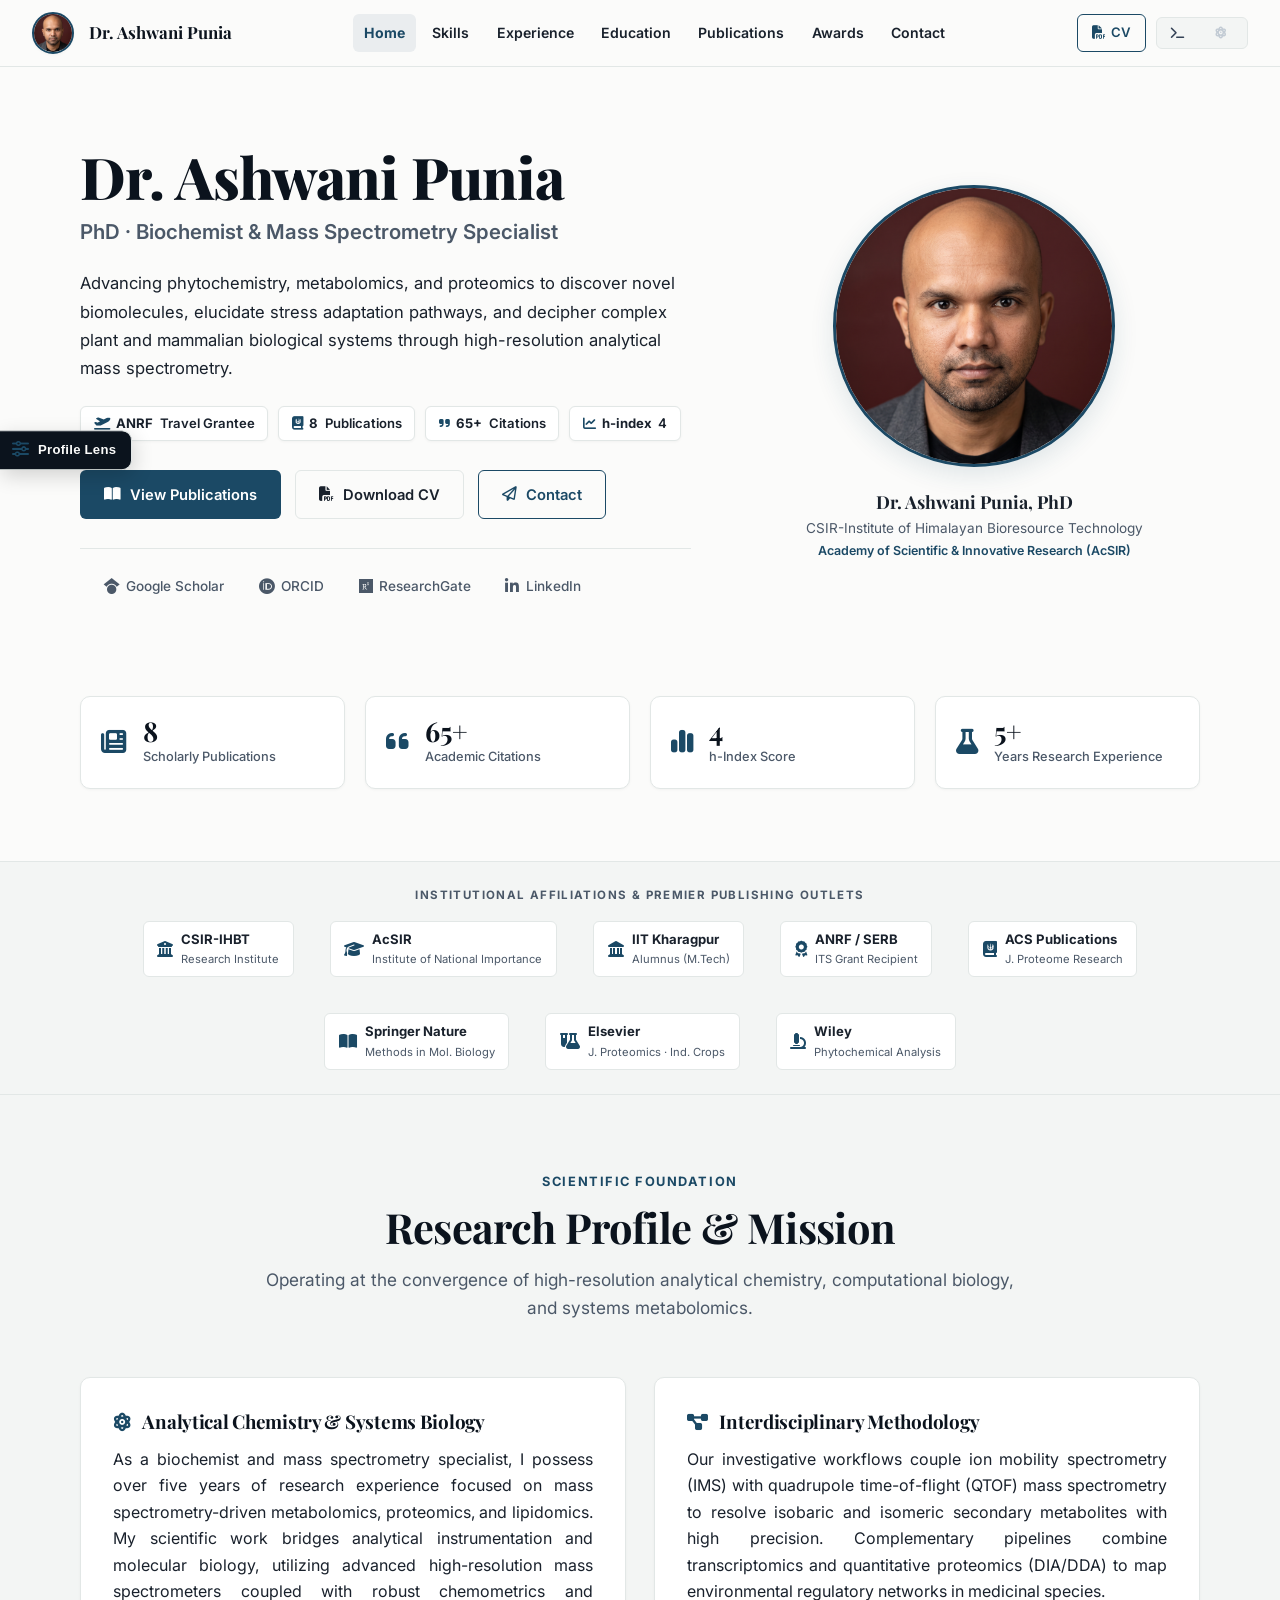
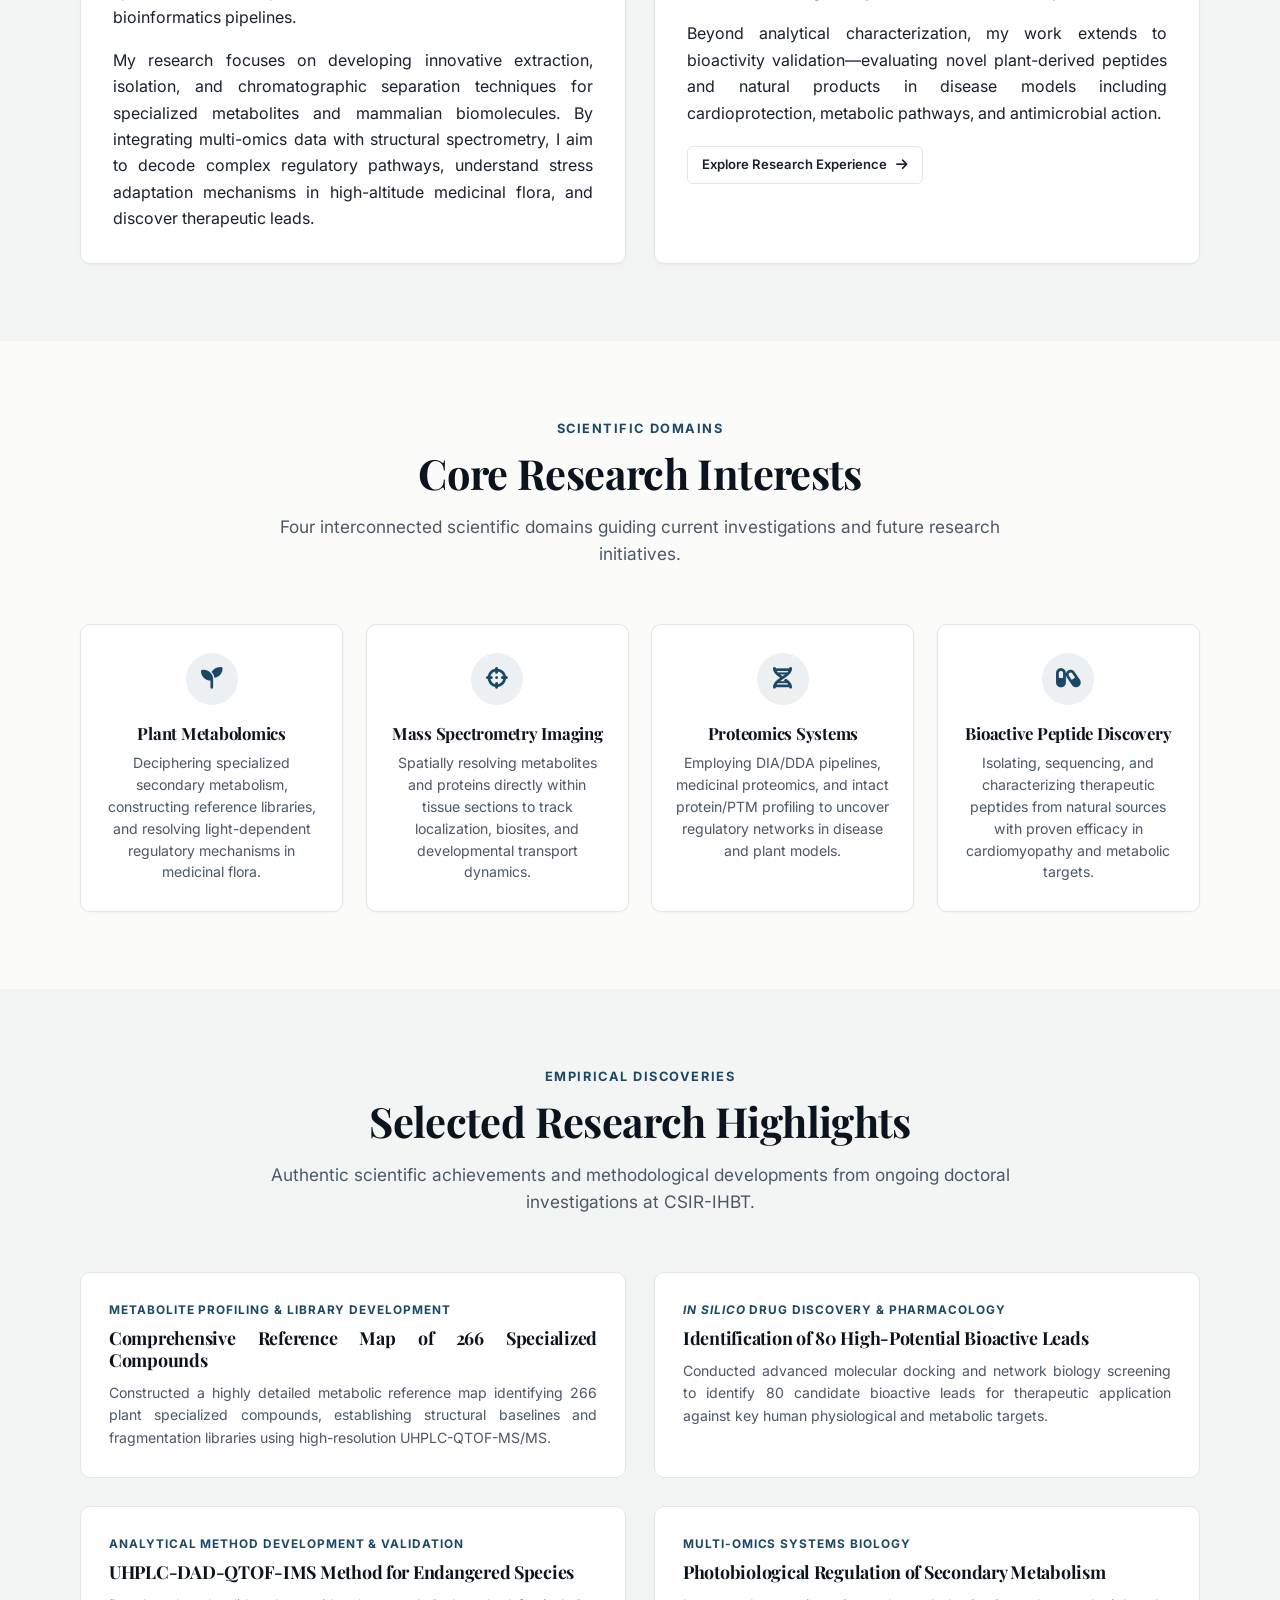
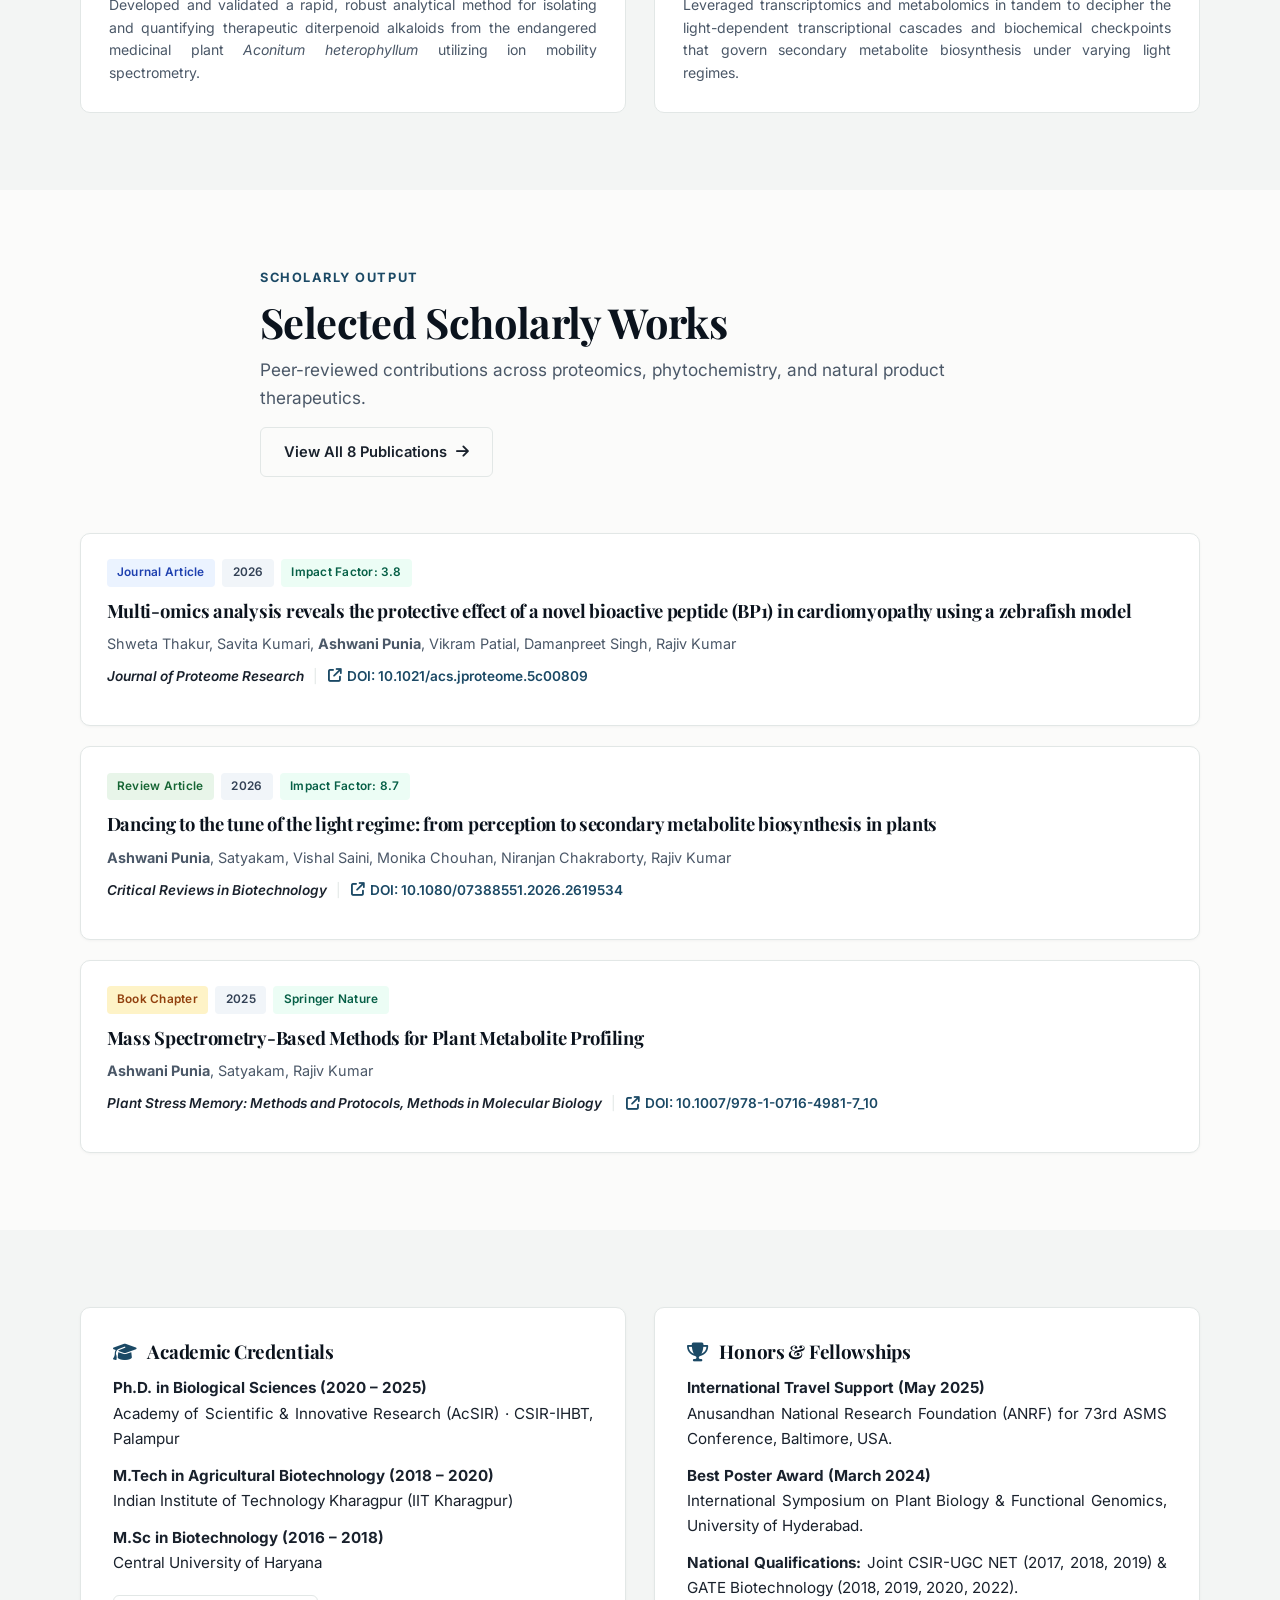
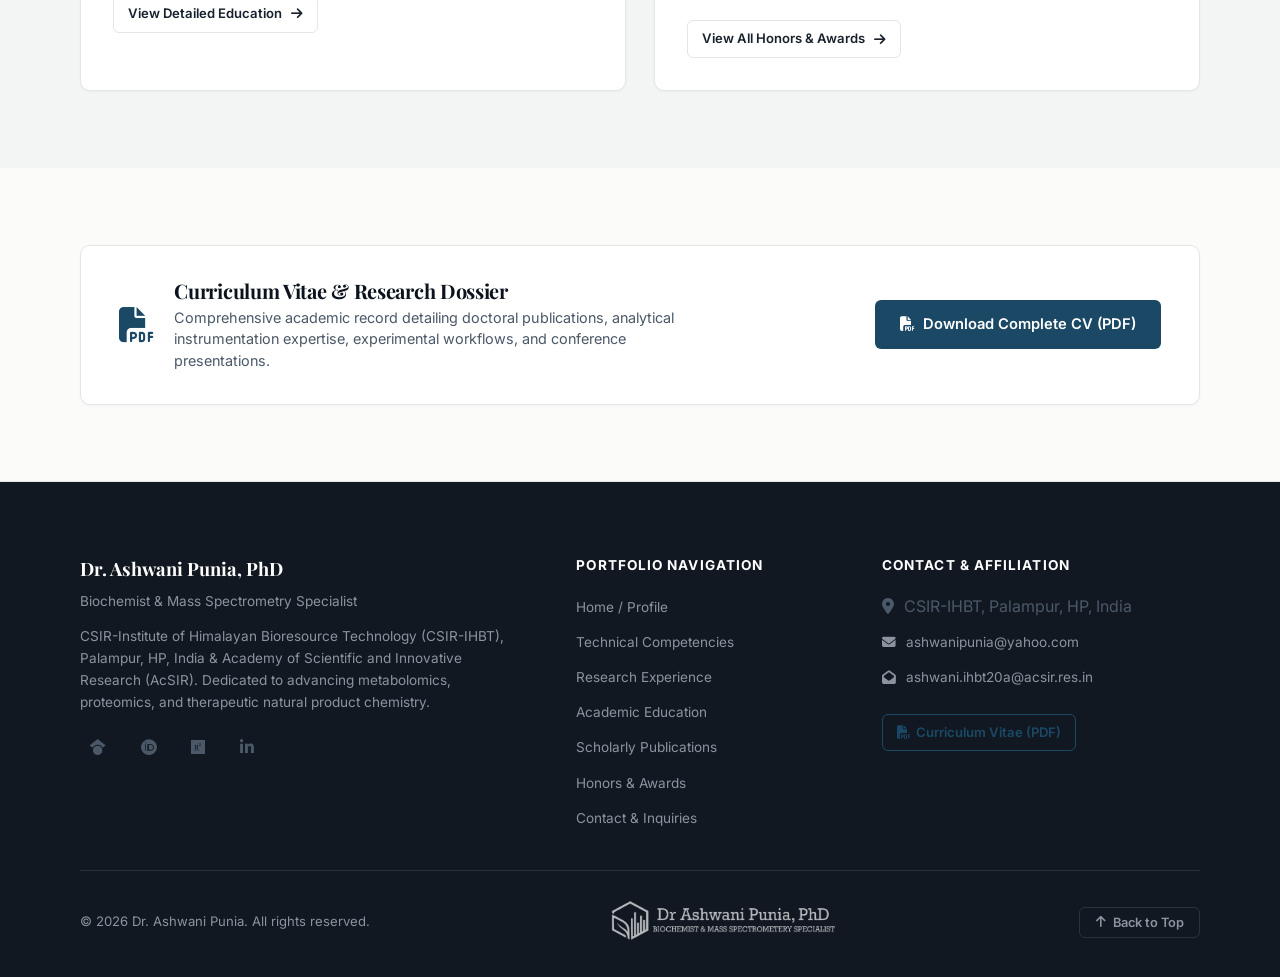
<file: index.html>
<!DOCTYPE html>
<html lang="en" data-theme="editorial">
<head>
  <meta charset="UTF-8">
  <meta name="viewport" content="width=device-width, initial-scale=1.0">
  <meta name="description" content="Academic portfolio and research profile of Dr. Ashwani Punia, PhD — Biochemist and Mass Spectrometry Specialist at CSIR-IHBT and AcSIR, specializing in metabolomics, proteomics, and natural product discovery.">
  <meta name="author" content="Dr. Ashwani Punia">
  <title>Dr. Ashwani Punia, PhD | Biochemist &amp; Mass Spectrometry Specialist</title>

  <!-- Open Graph / Social Metadata -->
  <meta property="og:type" content="profile">
  <meta property="og:title" content="Dr. Ashwani Punia, PhD | Biochemist &amp; Mass Spectrometry Specialist">
  <meta property="og:description" content="Advancing phytochemistry, metabolomics, and proteomics through high-resolution analytical mass spectrometry and multi-omics systems biology.">
  <meta property="og:image" content="https://ashwanipunia.github.io/portfolio/FACE.png">
  <meta property="og:url" content="https://ashwanipunia.github.io/portfolio/">
  <meta name="twitter:card" content="summary_large_image">
  <meta name="twitter:title" content="Dr. Ashwani Punia, PhD | Academic Portfolio &amp; Research">
  <meta name="twitter:description" content="Biochemist &amp; Mass Spectrometry Specialist at CSIR-IHBT &amp; AcSIR. Metabolomics, quantitative proteomics, bioactive peptides.">
  <meta name="twitter:image" content="https://ashwanipunia.github.io/portfolio/FACE.png">

  <!-- Google Scholar Highwire Press Indexing Metadata -->
  <meta name="citation_author" content="Punia, Ashwani">
  <meta name="citation_author_institution" content="CSIR-Institute of Himalayan Bioresource Technology">
  <meta name="citation_author_institution" content="Academy of Scientific and Innovative Research (AcSIR)">

  <!-- Favicon -->
  <link rel="icon" type="image/png" href="favicon.png">
  <link rel="apple-touch-icon" href="favicon.png">
  <link rel="canonical" href="https://ashwanipunia.github.io/portfolio/">

  <!-- EARLY THEME INIT (prevents flash of wrong theme) -->
  <script>
    (function() {
      try {
        var t = localStorage.getItem('theme');
        document.documentElement.setAttribute('data-theme', t || 'editorial');
      } catch (e) {
        document.documentElement.setAttribute('data-theme', 'editorial');
      }
    })();
  </script>

  <!-- Google Fonts & FontAwesome -->
  <link rel="preconnect" href="https://fonts.googleapis.com">
  <link rel="preconnect" href="https://fonts.gstatic.com" crossorigin>
  <link href="https://fonts.googleapis.com/css2?family=DM+Sans:ital,wght@0,400;0,500;0,600;0,700;1,400&family=Inter:wght@300;400;500;600;700&family=Playfair+Display:ital,wght@0,400;0,600;0,700;1,400;1,600;1,700&family=Plus+Jakarta+Sans:wght@400;500;600;700&family=Space+Grotesk:wght@400;500;600;700&display=swap" rel="stylesheet">
  <link rel="stylesheet" href="https://cdnjs.cloudflare.com/ajax/libs/font-awesome/6.5.1/css/all.min.css">

  <!-- Stylesheet -->
  <link rel="stylesheet" href="style.css">

  <!-- Schema.org Person Structured Data -->
  <script type="application/ld+json">
  {
    "@context": "https://schema.org",
    "@type": "Person",
    "name": "Dr. Ashwani Punia",
    "honorificPrefix": "Dr.",
    "honorificSuffix": "PhD",
    "jobTitle": "Biochemist & Mass Spectrometry Specialist",
    "worksFor": [
      {
        "@type": "ResearchOrganization",
        "name": "CSIR-Institute of Himalayan Bioresource Technology (CSIR-IHBT)",
        "location": "Palampur, Himachal Pradesh, India"
      },
      {
        "@type": "CollegeOrUniversity",
        "name": "Academy of Scientific and Innovative Research (AcSIR)"
      }
    ],
    "alumniOf": [
      {
        "@type": "CollegeOrUniversity",
        "name": "Indian Institute of Technology Kharagpur"
      },
      {
        "@type": "CollegeOrUniversity",
        "name": "Central University of Haryana"
      }
    ],
    "sameAs": [
      "https://scholar.google.com/citations?view_op=list_works&hl=en&user=cunYBgoAAAAJ",
      "https://orcid.org/0009-0001-9700-7668",
      "https://www.researchgate.net/profile/Ashwani-Punia-2?ev=hdr_xprf",
      "https://www.linkedin.com/in/ashwani-punia-a8b10917b/"
    ]
  }
  </script>
</head>
<body id="top">
  <!-- Accessible Skip Link -->
  <a href="#main-content" class="skip-link">Skip to main content</a>

  <!-- Primary Profile Controller (Docked Left Control) -->
  <aside id="profile-controller" class="profile-controller" aria-label="Profile Display Controller">
    <button type="button" id="profile-controller-toggle" class="profile-controller-toggle" aria-expanded="false" title="Customize Profile Display">
      <i class="fa-solid fa-sliders" aria-hidden="true"></i>
      <span class="controller-toggle-label">Profile Lens</span>
    </button>
    <div class="profile-controller-panel" id="profile-controller-panel">
      <button type="button" id="profile-controller-close" class="controller-close-btn" aria-label="Close profile controller">
        <i class="fa-solid fa-xmark" aria-hidden="true"></i>
      </button>
      <div class="controller-header">
        <div class="controller-title-row">
          <i class="fa-solid fa-user-gear controller-icon" aria-hidden="true"></i>
          <h3 class="controller-title">Primary Profile Lens</h3>
        </div>
        <p class="controller-desc">Select which specialized scientific profile to emphasize to viewers:</p>
      </div>
      <div class="controller-options" role="radiogroup" aria-label="Select Academic Profile Persona">
        <label class="profile-opt-card active" data-profile="all">
          <input type="radio" name="profile_lens" value="all" checked>
          <div class="opt-content">
            <div class="opt-name"><i class="fa-solid fa-globe"></i> Comprehensive Profile</div>
            <div class="opt-meta">Full academic dossier across all disciplines</div>
          </div>
        </label>
        <label class="profile-opt-card" data-profile="metabolomics">
          <input type="radio" name="profile_lens" value="metabolomics">
          <div class="opt-content">
            <div class="opt-name"><i class="fa-solid fa-seedling"></i> Metabolomics Specialist</div>
            <div class="opt-meta">Secondary metabolism, IMS-QTOF, 266-compound map</div>
          </div>
        </label>
        <label class="profile-opt-card" data-profile="proteomics">
          <input type="radio" name="profile_lens" value="proteomics">
          <div class="opt-content">
            <div class="opt-name"><i class="fa-solid fa-dna"></i> Proteomics &amp; Systems Biology</div>
            <div class="opt-meta">Quantitative DIA/DDA, protein maps &amp; network biology</div>
          </div>
        </label>
        <label class="profile-opt-card" data-profile="discovery">
          <input type="radio" name="profile_lens" value="discovery">
          <div class="opt-content">
            <div class="opt-name"><i class="fa-solid fa-capsules"></i> Bioactive Peptides &amp; Drug Discovery</div>
            <div class="opt-meta">Natural products, cardioprotective leads &amp; docking</div>
          </div>
        </label>
      </div>
      <div class="controller-footer">
        <div class="active-lens-indicator">
          <span class="lens-dot"></span>
          <span id="active-lens-text">Showing: Comprehensive Profile</span>
        </div>
      </div>
    </div>
  </aside>

  <!-- Header / Navigation -->
  <header id="navbar">
    <div class="nav-container">
      <a href="index.html" class="brand" aria-label="Dr. Ashwani Punia Home">
        <img src="FACE.png" alt="Dr. Ashwani Punia" class="brand-avatar" width="70" height="70">
        <div class="brand-info">
          <span class="brand-name">Dr. Ashwani Punia</span>
          <span class="brand-sub"></span>
        </div>
      </a>

      <!-- Desktop & Mobile Navigation Links -->
      <nav aria-label="Main Navigation">
        <ul class="nav-links" id="primary-navigation">
          <li class="nav-item"><a href="index.html" class="nav-link active" aria-current="page">Home</a></li>
          <li class="nav-item"><a href="skills.html" class="nav-link">Skills</a></li>
          <li class="nav-item"><a href="experience.html" class="nav-link">Experience</a></li>
          <li class="nav-item"><a href="education.html" class="nav-link">Education</a></li>
          <li class="nav-item"><a href="publications.html" class="nav-link">Publications</a></li>
          <li class="nav-item"><a href="awards.html" class="nav-link">Awards</a></li>
          <li class="nav-item"><a href="contact.html" class="nav-link">Contact</a></li>
          <li class="nav-item nav-mobile-cv">
            <a href="Ashwani_Punia_CV.pdf" target="_blank" rel="noopener noreferrer" class="btn btn-outline-gold btn-sm" style="width: 100%;">
              <i class="fa-solid fa-file-pdf" aria-hidden="true"></i> Download CV (PDF)
            </a>
          </li>
        </ul>
      </nav>

      <!-- Nav Actions: CV, 4-Theme Switcher, Mobile Toggle -->
      <div class="nav-actions">
        <a href="Ashwani_Punia_CV.pdf" target="_blank" rel="noopener noreferrer" class="nav-cv-link" title="Download Academic Curriculum Vitae">
          <i class="fa-solid fa-file-pdf" aria-hidden="true"></i> <span>CV</span>
        </a>

        

        <!-- 4-Theme Switcher (Editorial, Swiss, Technical, Cosmic) -->
        <div class="theme-switcher" role="group" aria-label="Visual Theme Switcher">

          <button type="button" class="theme-btn" data-theme="technical" aria-pressed="false" aria-label="Technical theme">
            <i class="fa-solid fa-terminal" aria-hidden="true"></i>
            <span></span>
          </button>
          <button type="button" class="theme-btn" data-theme="cosmic" aria-pressed="false" aria-label="Cosmic theme">
            <i class="fa-solid fa-atom" aria-hidden="true"></i>
            <span></span>
          </button>
        </div>

        <button class="hamburger" aria-label="Toggle navigation menu" aria-expanded="false" aria-controls="primary-navigation" type="button">
          <i class="fa-solid fa-bars" aria-hidden="true"></i>
        </button>
      </div>
    </div>
  </header>

  <main id="main-content">
    <!-- Hero Section -->
    <section class="hero-section" aria-labelledby="hero-heading">
      <!-- Background Canvas for Interactive Graphics (Mode 3 Coordinate Grid / Mode 4 Starfield) -->
      <canvas id="hero-canvas" aria-hidden="true"></canvas>

      <div class="container hero-container">
        <!-- Left Column: Editorial Introduction -->
        <div class="hero-content">
          

          <h1 id="hero-heading" class="hero-title">Dr. Ashwani Punia</h1>
          <p class="hero-subtitle">PhD · Biochemist &amp; Mass Spectrometry Specialist</p>

          <p class="hero-summary">
            Advancing phytochemistry, metabolomics, and proteomics to discover novel biomolecules, elucidate stress adaptation pathways, and decipher complex plant and mammalian biological systems through high-resolution analytical mass spectrometry.
          </p>

          <!-- Meta Highlights Pills -->
          <div class="hero-meta-pills" aria-label="Core Academic Highlights">
            <span class="meta-pill"><i class="fa-solid fa-plane-departure" aria-hidden="true"></i> <strong>ANRF</strong> Travel Grantee</span>
            <span class="meta-pill"><i class="fa-solid fa-book-journal-whills" aria-hidden="true"></i> <strong>8</strong> Publications</span>
            <span class="meta-pill"><i class="fa-solid fa-quote-right" aria-hidden="true"></i> <strong>65+</strong> Citations</span>
            <span class="meta-pill"><i class="fa-solid fa-chart-line" aria-hidden="true"></i> <strong>h-index</strong> 4</span>
          </div>

          <!-- Dual CTAs -->
          <div class="hero-actions">
            <a href="publications.html" class="btn btn-primary">
              <i class="fa-solid fa-book-open" aria-hidden="true"></i> View Publications
            </a>
            <a href="Ashwani_Punia_CV.pdf" target="_blank" rel="noopener noreferrer" class="btn btn-secondary">
              <i class="fa-solid fa-file-pdf" aria-hidden="true"></i> Download CV
            </a>
            <a href="contact.html" class="btn btn-outline-gold">
              <i class="fa-regular fa-paper-plane" aria-hidden="true"></i> Contact
            </a>
          </div>

          <!-- Scholarly Profile Links Row -->
          <div class="hero-profiles" aria-label="Verified Scholarly Profiles">
            <span style="font-size: 0.82rem; color: var(--color-text-muted); font-weight: 600;"></span>
            <a href="https://scholar.google.com/citations?view_op=list_works&amp;hl=en&amp;user=cunYBgoAAAAJ" target="_blank" rel="noopener noreferrer" class="profile-icon-link" title="Google Scholar Profile" aria-label="Google Scholar profile">
              <i class="fa-brands fa-google-scholar" aria-hidden="true"></i> Google Scholar
            </a>
            <a href="https://orcid.org/0009-0001-9700-7668" target="_blank" rel="noopener noreferrer" class="profile-icon-link" title="ORCID Profile" aria-label="ORCID profile">
              <i class="fa-brands fa-orcid" aria-hidden="true"></i> ORCID
            </a>
            <a href="https://www.researchgate.net/profile/Ashwani-Punia-2?ev=hdr_xprf" target="_blank" rel="noopener noreferrer" class="profile-icon-link" title="ResearchGate Profile" aria-label="ResearchGate profile">
              <i class="fa-brands fa-researchgate" aria-hidden="true"></i> ResearchGate
            </a>
            <a href="https://www.linkedin.com/in/ashwani-punia-a8b10917b/" target="_blank" rel="noopener noreferrer" class="profile-icon-link" title="LinkedIn Profile" aria-label="LinkedIn profile">
              <i class="fa-brands fa-linkedin-in" aria-hidden="true"></i> LinkedIn
            </a>
          </div>
        </div>

        <!-- Right Column: Circular Portrait Frame (Adapts to Active Theme) -->
        <div class="hero-visual">
          <div class="hero-portrait-frame">
            <img src="FACE.png" alt="Portrait photograph of Dr. Ashwani Punia" class="hero-portrait-img" width="340" height="340">
          </div>
          <div class="hero-portrait-caption">
            <div class="caption-name">Dr. Ashwani Punia, PhD</div>
            <div class="caption-affil">CSIR-Institute of Himalayan Bioresource Technology</div>
            <div class="caption-sub">Academy of Scientific &amp; Innovative Research (AcSIR)</div>
          </div>
        </div>
      </div>
    </section>

    <!-- Metrics Banner -->
    <section class="section" style="padding-top: 1rem; padding-bottom: 2rem;" aria-label="Scholarly Impact Metrics">
      <div class="container">
        <div class="metrics-banner">
          <div class="metric-item">
            <div class="metric-icon" aria-hidden="true"><i class="fa-solid fa-newspaper"></i></div>
            <div>
              <div class="metric-number">8</div>
              <div class="metric-label">Scholarly Publications</div>
            </div>
          </div>
          <div class="metric-item">
            <div class="metric-icon" aria-hidden="true"><i class="fa-solid fa-quote-left"></i></div>
            <div>
              <div class="metric-number">65+</div>
              <div class="metric-label">Academic Citations</div>
            </div>
          </div>
          <div class="metric-item">
            <div class="metric-icon" aria-hidden="true"><i class="fa-solid fa-chart-simple"></i></div>
            <div>
              <div class="metric-number">4</div>
              <div class="metric-label">h-Index Score</div>
            </div>
          </div>
          <div class="metric-item">
            <div class="metric-icon" aria-hidden="true"><i class="fa-solid fa-flask"></i></div>
            <div>
              <div class="metric-number">5+</div>
              <div class="metric-label">Years Research Experience</div>
            </div>
          </div>
        </div>
      </div>
    </section>

    <!-- Institutional & Publisher Authority Strip -->
    <section class="institution-strip" aria-label="Academic Affiliations and Premier Publisher Outlets">
      <div class="container">
        <div class="strip-label">Institutional Affiliations &amp; Premier Publishing Outlets</div>
        <div class="strip-grid">
          <div class="strip-item" title="Council of Scientific &amp; Industrial Research">
            <i class="fa-solid fa-building-columns strip-icon" aria-hidden="true"></i>
            <div>
              <strong>CSIR-IHBT</strong>
              <div class="strip-subtext">Research Institute</div>
            </div>
          </div>
          <div class="strip-item" title="Academy of Scientific &amp; Innovative Research">
            <i class="fa-solid fa-graduation-cap strip-icon" aria-hidden="true"></i>
            <div>
              <strong>AcSIR</strong>
              <div class="strip-subtext">Institute of National Importance</div>
            </div>
          </div>
          <div class="strip-item" title="Indian Institute of Technology Kharagpur">
            <i class="fa-solid fa-landmark strip-icon" aria-hidden="true"></i>
            <div>
              <strong>IIT Kharagpur</strong>
              <div class="strip-subtext">Alumnus (M.Tech)</div>
            </div>
          </div>
          <div class="strip-item" title="Anusandhan National Research Foundation">
            <i class="fa-solid fa-award strip-icon" aria-hidden="true"></i>
            <div>
              <strong>ANRF / SERB</strong>
              <div class="strip-subtext">ITS Grant Recipient</div>
            </div>
          </div>
          <div class="strip-item" title="American Chemical Society Publications">
            <i class="fa-solid fa-book-journal-whills strip-icon" aria-hidden="true"></i>
            <div>
              <strong>ACS Publications</strong>
              <div class="strip-subtext">J. Proteome Research</div>
            </div>
          </div>
          <div class="strip-item" title="Springer Nature Journals &amp; Protocols">
            <i class="fa-solid fa-book-open strip-icon" aria-hidden="true"></i>
            <div>
              <strong>Springer Nature</strong>
              <div class="strip-subtext">Methods in Mol. Biology</div>
            </div>
          </div>
          <div class="strip-item" title="Elsevier Scientific Journals">
            <i class="fa-solid fa-flask-vial strip-icon" aria-hidden="true"></i>
            <div>
              <strong>Elsevier</strong>
              <div class="strip-subtext">J. Proteomics · Ind. Crops</div>
            </div>
          </div>
          <div class="strip-item" title="Wiley Scientific Publications">
            <i class="fa-solid fa-microscope strip-icon" aria-hidden="true"></i>
            <div>
              <strong>Wiley</strong>
              <div class="strip-subtext">Phytochemical Analysis</div>
            </div>
          </div>
        </div>
      </div>
    </section>

    <!-- Research Profile & Scientific Philosophy (Consolidated About Me) -->
    <section class="section section-alt" aria-labelledby="profile-heading">
      <div class="container">
        <div class="section-header">
          <p class="section-kicker">Scientific Foundation</p>
          <h2 id="profile-heading" class="section-title">Research Profile &amp; Mission</h2>
          <p class="section-subtitle">
            Operating at the convergence of high-resolution analytical chemistry, computational biology, and systems metabolomics.
          </p>
        </div>

        <div class="editorial-grid-2" style="align-items: stretch;">
          <div class="card">
            <h3 class="card-title">
              <i class="fa-solid fa-atom" style="color: var(--color-accent); margin-right: 0.5rem;" aria-hidden="true"></i>
              Analytical Chemistry &amp; Systems Biology
            </h3>
            <p>
              As a biochemist and mass spectrometry specialist, I possess over five years of research experience focused on mass spectrometry-driven metabolomics, proteomics, and lipidomics. My scientific work bridges analytical instrumentation and molecular biology, utilizing advanced high-resolution mass spectrometers coupled with robust chemometrics and bioinformatics pipelines.
            </p>
            <p>
              My research focuses on developing innovative extraction, isolation, and chromatographic separation techniques for specialized metabolites and mammalian biomolecules. By integrating multi-omics data with structural spectrometry, I aim to decode complex regulatory pathways, understand stress adaptation mechanisms in high-altitude medicinal flora, and discover therapeutic leads.
            </p>
          </div>

          <div class="card">
            <h3 class="card-title">
              <i class="fa-solid fa-project-diagram" style="color: var(--color-accent); margin-right: 0.5rem;" aria-hidden="true"></i>
              Interdisciplinary Methodology
            </h3>
            <p>
              Our investigative workflows couple ion mobility spectrometry (IMS) with quadrupole time-of-flight (QTOF) mass spectrometry to resolve isobaric and isomeric secondary metabolites with high precision. Complementary pipelines combine transcriptomics and quantitative proteomics (DIA/DDA) to map environmental regulatory networks in medicinal species.
            </p>
            <p>
              Beyond analytical characterization, my work extends to bioactivity validation—evaluating novel plant-derived peptides and natural products in disease models including cardioprotection, metabolic pathways, and antimicrobial action.
            </p>
            <div style="margin-top: 1.25rem;">
              <a href="experience.html" class="btn btn-secondary btn-sm">
                Explore Research Experience <i class="fa-solid fa-arrow-right" aria-hidden="true"></i>
              </a>
            </div>
          </div>
        </div>
      </div>
    </section>

    <!-- Core Research Interests -->
    <section class="section" aria-labelledby="interests-heading">
      <div class="container">
        <div class="section-header">
          <p class="section-kicker">Scientific Domains</p>
          <h2 id="interests-heading" class="section-title">Core Research Interests</h2>
          <p class="section-subtitle">
            Four interconnected scientific domains guiding current investigations and future research initiatives.
          </p>
        </div>

        <div class="editorial-grid-4">
          <!-- Interest 1 -->
          <article class="interest-card" data-profile="metabolomics">
            <div class="interest-icon-wrap" aria-hidden="true">
              <i class="fa-solid fa-seedling"></i>
            </div>
            <h3 class="interest-title">Plant Metabolomics</h3>
            <p class="interest-desc">
              Deciphering specialized secondary metabolism, constructing reference libraries, and resolving light-dependent regulatory mechanisms in medicinal flora.
            </p>
          </article>

          <!-- Interest 2 -->
          <article class="interest-card" data-profile="metabolomics">
            <div class="interest-icon-wrap" aria-hidden="true">
              <i class="fa-solid fa-crosshairs"></i>
            </div>
            <h3 class="interest-title">Mass Spectrometry Imaging</h3>
            <p class="interest-desc">
              Spatially resolving metabolites and proteins directly within tissue sections to track localization, biosites, and developmental transport dynamics.
            </p>
          </article>

          <!-- Interest 3 -->
          <article class="interest-card" data-profile="proteomics">
            <div class="interest-icon-wrap" aria-hidden="true">
              <i class="fa-solid fa-dna"></i>
            </div>
            <h3 class="interest-title">Proteomics Systems</h3>
            <p class="interest-desc">
              Employing DIA/DDA pipelines, medicinal proteomics, and intact protein/PTM profiling to uncover regulatory networks in disease and plant models.
            </p>
          </article>

          <!-- Interest 4 -->
          <article class="interest-card" data-profile="discovery">
            <div class="interest-icon-wrap" aria-hidden="true">
              <i class="fa-solid fa-capsules"></i>
            </div>
            <h3 class="interest-title">Bioactive Peptide Discovery</h3>
            <p class="interest-desc">
              Isolating, sequencing, and characterizing therapeutic peptides from natural sources with proven efficacy in cardiomyopathy and metabolic targets.
            </p>
          </article>
        </div>
      </div>
    </section>

    <!-- Research Highlights & Key Discoveries -->
    <section class="section section-alt" aria-labelledby="highlights-heading">
      <div class="container">
        <div class="section-header">
          <p class="section-kicker">Empirical Discoveries</p>
          <h2 id="highlights-heading" class="section-title">Selected Research Highlights</h2>
          <p class="section-subtitle">
            Authentic scientific achievements and methodological developments from ongoing doctoral investigations at CSIR-IHBT.
          </p>
        </div>

        <div class="editorial-grid-2">
          <!-- Highlight 1 -->
          <article class="highlight-card" data-profile="metabolomics">
            <div class="highlight-kicker">Metabolite Profiling &amp; Library Development</div>
            <h3 class="highlight-title">Comprehensive Reference Map of 266 Specialized Compounds</h3>
            <p class="highlight-text">
              Constructed a highly detailed metabolic reference map identifying 266 plant specialized compounds, establishing structural baselines and fragmentation libraries using high-resolution UHPLC-QTOF-MS/MS.
            </p>
          </article>

          <!-- Highlight 2 -->
          <article class="highlight-card" data-profile="discovery">
            <div class="highlight-kicker"><i>In Silico</i> Drug Discovery &amp; Pharmacology</div>
            <h3 class="highlight-title">Identification of 80 High-Potential Bioactive Leads</h3>
            <p class="highlight-text">
              Conducted advanced molecular docking and network biology screening to identify 80 candidate bioactive leads for therapeutic application against key human physiological and metabolic targets.
            </p>
          </article>

          <!-- Highlight 3 -->
          <article class="highlight-card" data-profile="metabolomics">
            <div class="highlight-kicker">Analytical Method Development &amp; Validation</div>
            <h3 class="highlight-title">UHPLC-DAD-QTOF-IMS Method for Endangered Species</h3>
            <p class="highlight-text">
              Developed and validated a rapid, robust analytical method for isolating and quantifying therapeutic diterpenoid alkaloids from the endangered medicinal plant <em>Aconitum heterophyllum</em> utilizing ion mobility spectrometry.
            </p>
          </article>

          <!-- Highlight 4 -->
          <article class="highlight-card" data-profile="proteomics">
            <div class="highlight-kicker">Multi-Omics Systems Biology</div>
            <h3 class="highlight-title">Photobiological Regulation of Secondary Metabolism</h3>
            <p class="highlight-text">
              Leveraged transcriptomics and metabolomics in tandem to decipher the light-dependent transcriptional cascades and biochemical checkpoints that govern secondary metabolite biosynthesis under varying light regimes.
            </p>
          </article>
        </div>
      </div>
    </section>

    <!-- Selected Publications Preview -->
    <section class="section" aria-labelledby="selected-pubs-heading">
      <div class="container">
        <div class="section-header" style="display: flex; flex-wrap: wrap; justify-content: space-between; align-items: flex-end; gap: 1rem; text-align: left;">
          <div>
            <p class="section-kicker">Scholarly Output</p>
            <h2 id="selected-pubs-heading" class="section-title" style="margin-bottom: 0;">Selected Scholarly Works</h2>
            <p class="section-subtitle" style="margin: 0.5rem 0 0;">
              Peer-reviewed contributions across proteomics, phytochemistry, and natural product therapeutics.
            </p>
          </div>
          <a href="publications.html" class="btn btn-secondary">
            View All 8 Publications <i class="fa-solid fa-arrow-right" aria-hidden="true"></i>
          </a>
        </div>

        <div class="publications-preview-list">
          <!-- Featured Pub 1 -->
          <article class="pub-card">
            <div class="pub-header-badges">
              <span class="badge badge-journal">Journal Article</span>
              <span class="badge badge-year">2026</span>
              <span class="badge badge-if">Impact Factor: 3.8</span>
            </div>
            <h3 class="pub-title">
              <a href="https://pubs.acs.org/doi/pdf/10.1021/acs.jproteome.5c00809" target="_blank" rel="noopener noreferrer">
                Multi-omics analysis reveals the protective effect of a novel bioactive peptide (BP1) in cardiomyopathy using a zebrafish model
              </a>
            </h3>
            <p class="pub-authors">
              Shweta Thakur, Savita Kumari, <strong>Ashwani Punia</strong>, Vikram Patial, Damanpreet Singh, Rajiv Kumar
            </p>
            <div class="pub-meta-row">
              <span class="pub-journal-name">Journal of Proteome Research</span>
              <span class="pub-meta-separator" aria-hidden="true">|</span>
              <a href="https://doi.org/10.1021/acs.jproteome.5c00809" target="_blank" rel="noopener noreferrer" class="pub-doi-pill">
                <i class="fa-solid fa-arrow-up-right-from-square" aria-hidden="true"></i> DOI: 10.1021/acs.jproteome.5c00809
              </a>
            </div>
          </article>

          <!-- Featured Pub 2 -->
          <article class="pub-card">
            <div class="pub-header-badges">
              <span class="badge badge-review">Review Article</span>
              <span class="badge badge-year">2026</span>
              <span class="badge badge-if">Impact Factor: 8.7</span>
            </div>
            <h3 class="pub-title">
              <a href="https://www.tandfonline.com/doi/full/10.1080/07388551.2026.2619534" target="_blank" rel="noopener noreferrer">
                Dancing to the tune of the light regime: from perception to secondary metabolite biosynthesis in plants
              </a>
            </h3>
            <p class="pub-authors">
              <strong>Ashwani Punia</strong>, Satyakam, Vishal Saini, Monika Chouhan, Niranjan Chakraborty, Rajiv Kumar
            </p>
            <div class="pub-meta-row">
              <span class="pub-journal-name">Critical Reviews in Biotechnology</span>
              <span class="pub-meta-separator" aria-hidden="true">|</span>
              <a href="https://doi.org/10.1080/07388551.2026.2619534" target="_blank" rel="noopener noreferrer" class="pub-doi-pill">
                <i class="fa-solid fa-arrow-up-right-from-square" aria-hidden="true"></i> DOI: 10.1080/07388551.2026.2619534
              </a>
            </div>
          </article>

          <!-- Featured Pub 3 -->
          <article class="pub-card">
            <div class="pub-header-badges">
              <span class="badge badge-book">Book Chapter</span>
              <span class="badge badge-year">2025</span>
              <span class="badge badge-if">Springer Nature</span>
            </div>
            <h3 class="pub-title">
              <a href="https://link.springer.com/protocol/10.1007/978-1-0716-4981-7_10" target="_blank" rel="noopener noreferrer">
                Mass Spectrometry-Based Methods for Plant Metabolite Profiling
              </a>
            </h3>
            <p class="pub-authors">
              <strong>Ashwani Punia</strong>, Satyakam, Rajiv Kumar
            </p>
            <div class="pub-meta-row">
              <span class="pub-journal-name">Plant Stress Memory: Methods and Protocols, Methods in Molecular Biology</span>
              <span class="pub-meta-separator" aria-hidden="true">|</span>
              <a href="https://doi.org/10.1007/978-1-0716-4981-7_10" target="_blank" rel="noopener noreferrer" class="pub-doi-pill">
                <i class="fa-solid fa-arrow-up-right-from-square" aria-hidden="true"></i> DOI: 10.1007/978-1-0716-4981-7_10
              </a>
            </div>
          </article>
        </div>
      </div>
    </section>

    <!-- Academic Background & Career Overview Preview -->
    <section class="section section-alt" aria-labelledby="career-heading">
      <div class="container">
        <div class="editorial-grid-2">
          <div class="card">
            <h3 class="card-title">
              <i class="fa-solid fa-graduation-cap" style="color: var(--color-accent); margin-right: 0.5rem;" aria-hidden="true"></i>
              Academic Credentials
            </h3>
            <p style="font-size: 0.95rem; margin-bottom: 0.75rem;">
              <strong>Ph.D. in Biological Sciences (2020 – 2025)</strong><br>
              Academy of Scientific &amp; Innovative Research (AcSIR) · CSIR-IHBT, Palampur
            </p>
            <p style="font-size: 0.95rem; margin-bottom: 0.75rem;">
              <strong>M.Tech in Agricultural Biotechnology (2018 – 2020)</strong><br>
              Indian Institute of Technology Kharagpur (IIT Kharagpur)
            </p>
            <p style="font-size: 0.95rem; margin-bottom: 1.25rem;">
              <strong>M.Sc in Biotechnology (2016 – 2018)</strong><br>
              Central University of Haryana
            </p>
            <a href="education.html" class="btn btn-secondary btn-sm">
              View Detailed Education <i class="fa-solid fa-arrow-right" aria-hidden="true"></i>
            </a>
          </div>

          <div class="card">
            <h3 class="card-title">
              <i class="fa-solid fa-trophy" style="color: var(--color-accent); margin-right: 0.5rem;" aria-hidden="true"></i>
              Honors &amp; Fellowships
            </h3>
            <p style="font-size: 0.95rem; margin-bottom: 0.75rem;">
              <strong>International Travel Support (May 2025)</strong><br>
              Anusandhan National Research Foundation (ANRF) for 73rd ASMS Conference, Baltimore, USA.
            </p>
            <p style="font-size: 0.95rem; margin-bottom: 0.75rem;">
              <strong>Best Poster Award (March 2024)</strong><br>
              International Symposium on Plant Biology &amp; Functional Genomics, University of Hyderabad.
            </p>
            <p style="font-size: 0.95rem; margin-bottom: 1.25rem;">
              <strong>National Qualifications:</strong> Joint CSIR-UGC NET (2017, 2018, 2019) &amp; GATE Biotechnology (2018, 2019, 2020, 2022).
            </p>
            <a href="awards.html" class="btn btn-secondary btn-sm">
              View All Honors &amp; Awards <i class="fa-solid fa-arrow-right" aria-hidden="true"></i>
            </a>
          </div>
        </div>
      </div>
    </section>

    <!-- CV Download Banner -->
    <section class="section" aria-label="Curriculum Vitae Download">
      <div class="container">
        <div class="cv-download-banner">
          <div class="cv-banner-content">
            <div class="cv-download-icon" aria-hidden="true"><i class="fa-solid fa-file-pdf"></i></div>
            <div>
              <h2 class="cv-banner-title">Curriculum Vitae &amp; Research Dossier</h2>
              <p class="cv-banner-text">
                Comprehensive academic record detailing doctoral publications, analytical instrumentation expertise, experimental workflows, and conference presentations.
              </p>
            </div>
          </div>
          <a href="Ashwani_Punia_CV.pdf" target="_blank" rel="noopener noreferrer" class="btn cv-banner-btn">
            <i class="fa-solid fa-file-pdf" aria-hidden="true"></i> Download Complete CV (PDF)
          </a>
        </div>
      </div>
    </section>
  </main>

  <!-- Shared Institutional Footer -->
  <footer>
    <div class="container">
      <div class="footer-grid">
        <div class="footer-col-brand">
          <div class="footer-brand-title">Dr. Ashwani Punia, PhD</div>
          <div class="footer-brand-role">Biochemist &amp; Mass Spectrometry Specialist</div>
          <p class="footer-brand-desc">
            CSIR-Institute of Himalayan Bioresource Technology (CSIR-IHBT), Palampur, HP, India &amp; Academy of Scientific and Innovative Research (AcSIR). Dedicated to advancing metabolomics, proteomics, and therapeutic natural product chemistry.
          </p>
          <div class="hero-profiles" style="border: none; padding-top: 0;">
            <a href="https://scholar.google.com/citations?view_op=list_works&amp;hl=en&amp;user=cunYBgoAAAAJ" target="_blank" rel="noopener noreferrer" class="profile-icon-link" title="Google Scholar" aria-label="Google Scholar profile">
              <i class="fa-brands fa-google-scholar" aria-hidden="true"></i>
            </a>
            <a href="https://orcid.org/0009-0001-9700-7668" target="_blank" rel="noopener noreferrer" class="profile-icon-link" title="ORCID Profile" aria-label="ORCID profile">
              <i class="fa-brands fa-orcid" aria-hidden="true"></i>
            </a>
            <a href="https://www.researchgate.net/profile/Ashwani-Punia-2?ev=hdr_xprf" target="_blank" rel="noopener noreferrer" class="profile-icon-link" title="ResearchGate" aria-label="ResearchGate profile">
              <i class="fa-brands fa-researchgate" aria-hidden="true"></i>
            </a>
            <a href="https://www.linkedin.com/in/ashwani-punia-a8b10917b/" target="_blank" rel="noopener noreferrer" class="profile-icon-link" title="LinkedIn" aria-label="LinkedIn profile">
              <i class="fa-brands fa-linkedin-in" aria-hidden="true"></i>
            </a>
          </div>
        </div>

        <div>
          <div class="footer-col-title">Portfolio Navigation</div>
          <ul class="footer-links-list">
            <li><a href="index.html" class="footer-link">Home / Profile</a></li>
            <li><a href="skills.html" class="footer-link">Technical Competencies</a></li>
            <li><a href="experience.html" class="footer-link">Research Experience</a></li>
            <li><a href="education.html" class="footer-link">Academic Education</a></li>
            <li><a href="publications.html" class="footer-link">Scholarly Publications</a></li>
            <li><a href="awards.html" class="footer-link">Honors &amp; Awards</a></li>
            <li><a href="contact.html" class="footer-link">Contact &amp; Inquiries</a></li>
          </ul>
        </div>

        <div>
          <div class="footer-col-title">Contact &amp; Affiliation</div>
          <ul class="footer-links-list">
            <li><span style="color: var(--color-text-muted);"><i class="fa-solid fa-location-dot" style="margin-right: 0.4rem;" aria-hidden="true"></i> CSIR-IHBT, Palampur, HP, India</span></li>
            <li><a href="mailto:ashwanipunia@yahoo.com" class="footer-link"><i class="fa-solid fa-envelope" style="margin-right: 0.4rem;" aria-hidden="true"></i> ashwanipunia@yahoo.com</a></li>
            <li><a href="mailto:ashwani.ihbt20a@acsir.res.in" class="footer-link"><i class="fa-solid fa-envelope-open" style="margin-right: 0.4rem;" aria-hidden="true"></i> ashwani.ihbt20a@acsir.res.in</a></li>
            
            <li style="margin-top: 1rem;"><a href="Ashwani_Punia_CV.pdf" target="_blank" rel="noopener noreferrer" class="nav-cv-link" style="display: inline-flex;"><i class="fa-solid fa-file-pdf" aria-hidden="true"></i> Curriculum Vitae (PDF)</a></li>
          </ul>
        </div>
      </div>

      <div class="footer-bottom">
        <div>
          &copy; 2026 Dr. Ashwani Punia. All rights reserved.
        </div>
        <div class="footer-logo-wrap">
          <img src="logo.png" alt="CSIR-IHBT Institutional Logo" width="180" height="36">
        </div>
        <div>
          <button class="back-to-top" type="button" aria-label="Back to top of page">
            <i class="fa-solid fa-arrow-up" aria-hidden="true"></i> Back to Top
          </button>
        </div>
      </div>
    </div>
  </footer>

  <!-- Script -->
  <script src="script.js"></script>
</body>
</html>
</file>
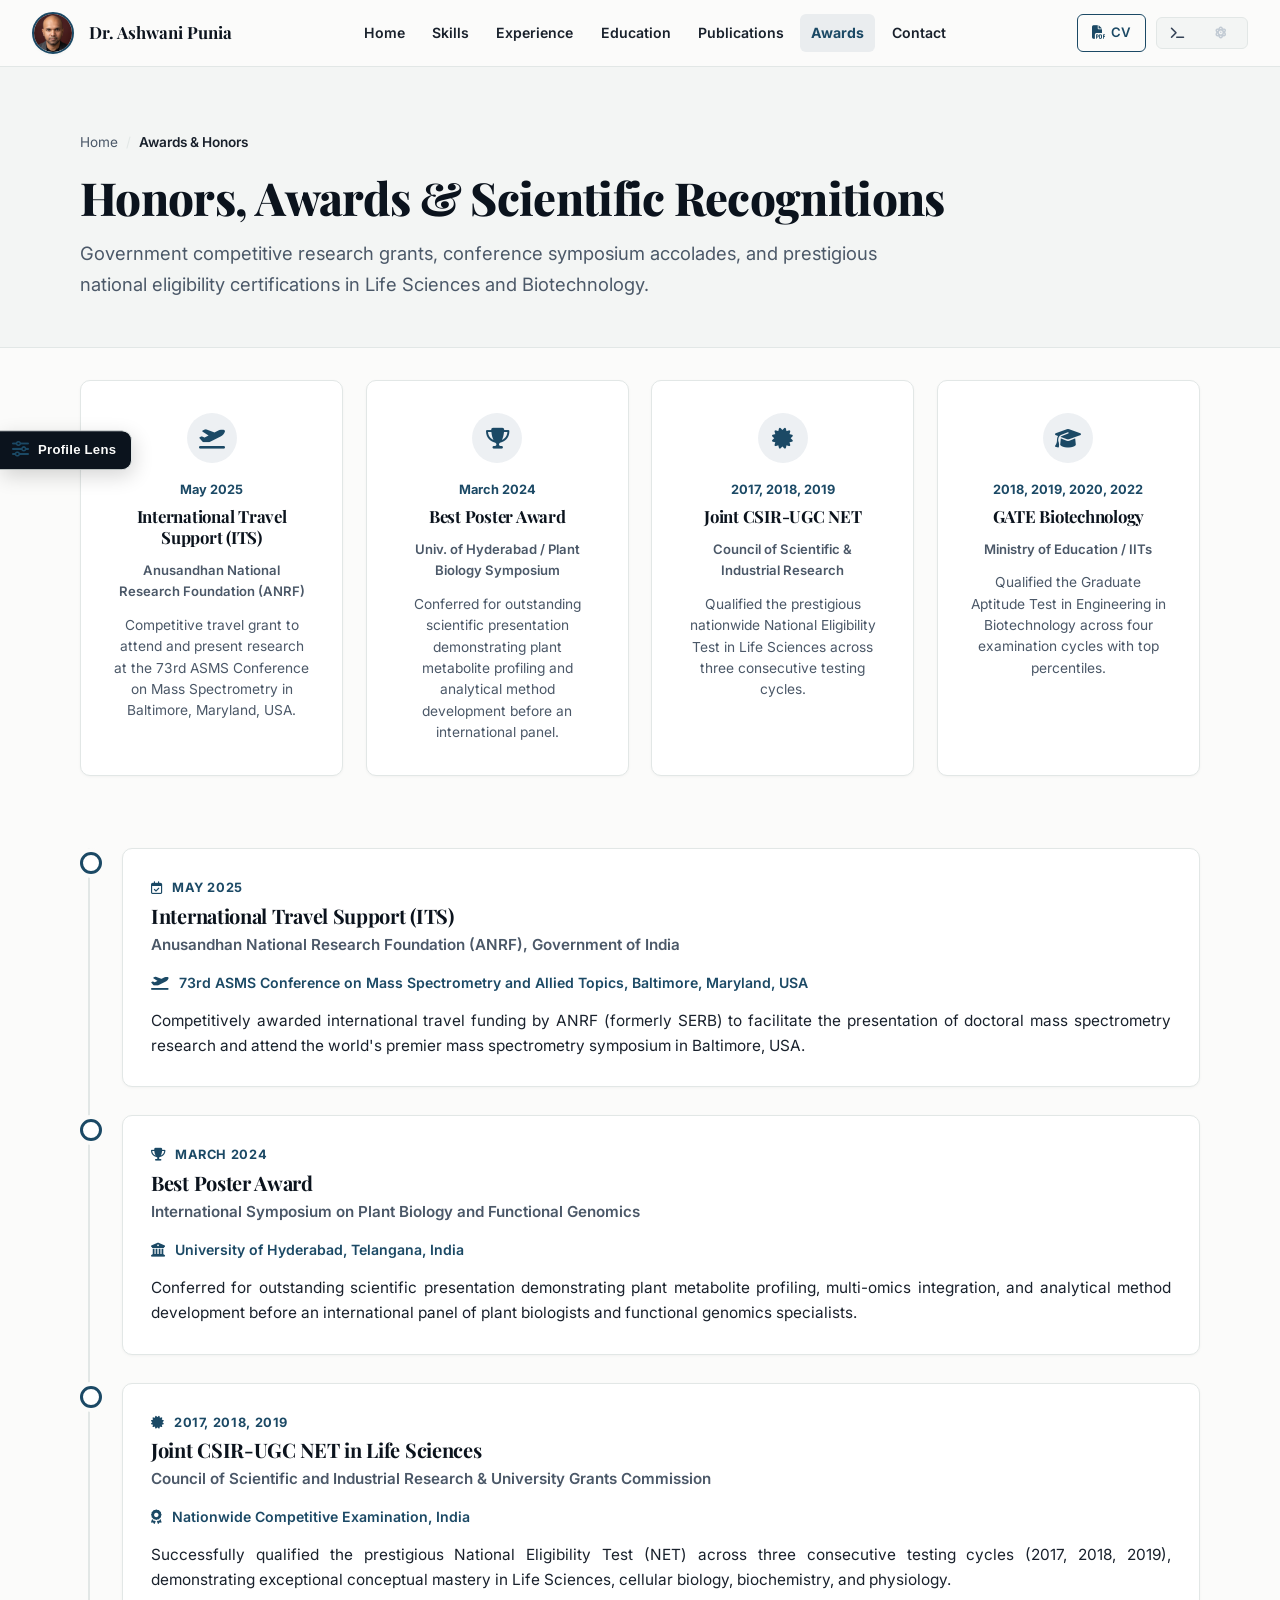
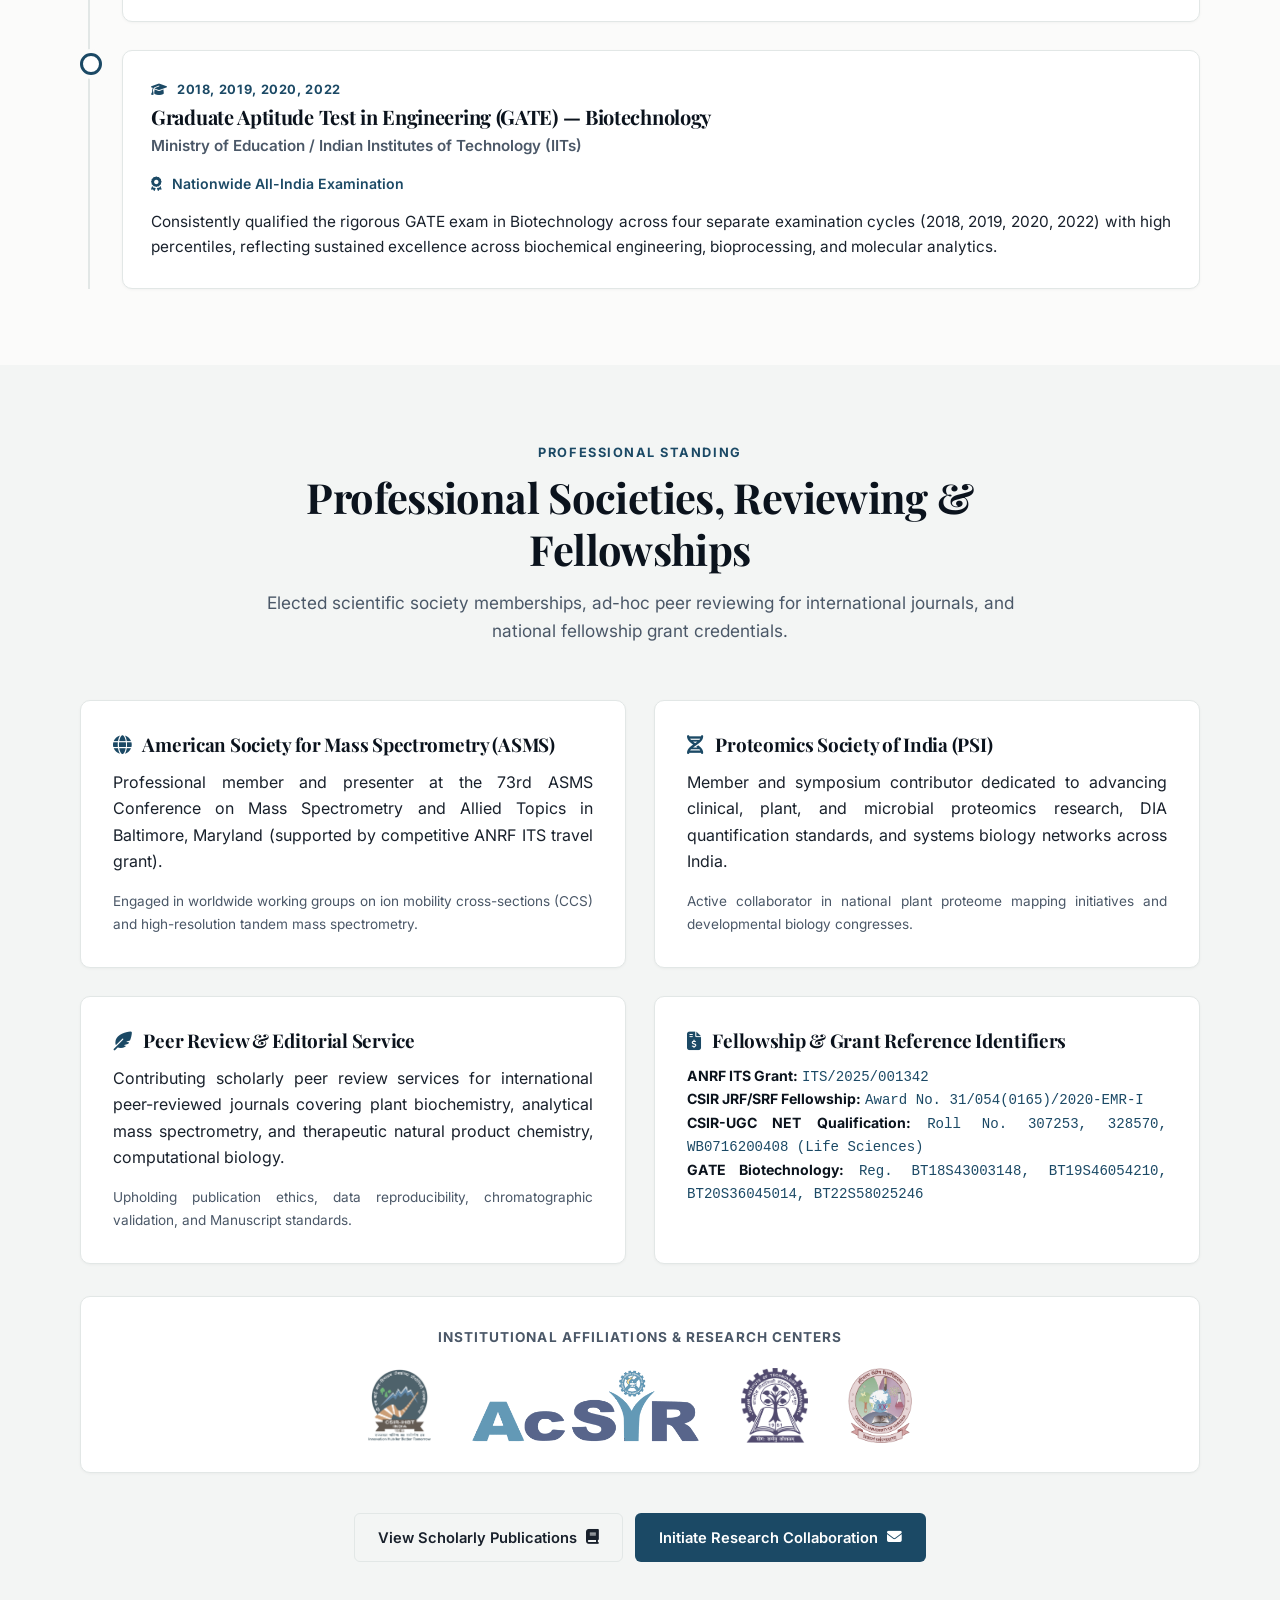
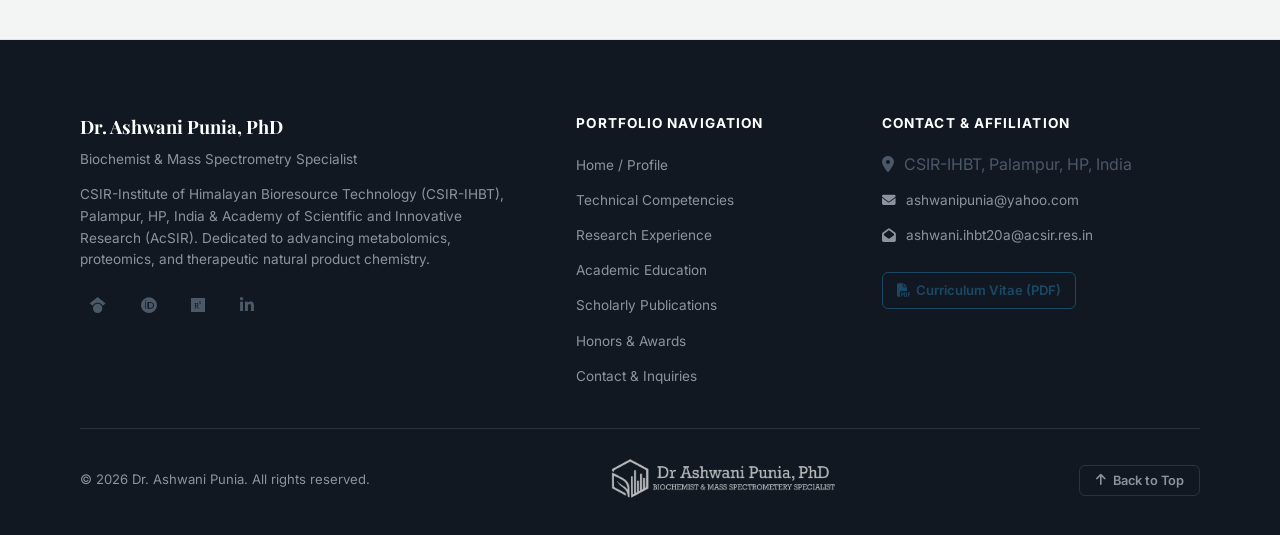
<file: awards.html>
<!DOCTYPE html>
<html lang="en" data-theme="editorial">
<head>
  <meta charset="UTF-8">
  <meta name="viewport" content="width=device-width, initial-scale=1.0">
  <meta name="description" content="Academic awards, competitive national research fellowships, and conference honors of Dr. Ashwani Punia, including ANRF International Travel Support (ASMS 2025) and Best Poster Award (Univ. of Hyderabad).">
  <meta name="author" content="Dr. Ashwani Punia">
  <title>Honors, Awards &amp; Fellowships | Dr. Ashwani Punia, PhD</title>

  <!-- Open Graph / Social Metadata -->
  <meta property="og:type" content="website">
  <meta property="og:title" content="Honors, Awards &amp; Fellowships | Dr. Ashwani Punia, PhD">
  <meta property="og:description" content="International travel support, conference awards, and competitive national qualifications.">
  <meta property="og:image" content="https://ashwanipunia.github.io/portfolio/FACE.png">
  <meta property="og:url" content="https://ashwanipunia.github.io/portfolio/awards.html">
  <meta name="twitter:card" content="summary_large_image">
  <meta name="twitter:title" content="Honors, Awards &amp; Fellowships | Dr. Ashwani Punia, PhD">
  <meta name="twitter:description" content="ANRF travel grant, CSIR-UGC NET JRF, GATE Biotechnology, Best Poster Award.">
  <meta name="twitter:image" content="https://ashwanipunia.github.io/portfolio/FACE.png">

  <!-- Google Scholar Citation Author Metadata -->
  <meta name="citation_author" content="Punia, Ashwani">
  <meta name="citation_author_institution" content="CSIR-Institute of Himalayan Bioresource Technology">

  <!-- Favicon -->
  <link rel="icon" type="image/png" href="favicon.png">
  <link rel="apple-touch-icon" href="favicon.png">
  <link rel="canonical" href="https://ashwanipunia.github.io/portfolio/awards.html">

  <!-- Early theme initialization -->
  <script>
    (function() {
      try {
        var t = localStorage.getItem('theme');
        document.documentElement.setAttribute('data-theme', t || 'editorial');
      } catch (e) {
        document.documentElement.setAttribute('data-theme', 'editorial');
      }
    })();
  </script>

  <!-- Google Fonts & FontAwesome -->
  <link rel="preconnect" href="https://fonts.googleapis.com">
  <link rel="preconnect" href="https://fonts.gstatic.com" crossorigin>
  <link href="https://fonts.googleapis.com/css2?family=DM+Sans:ital,wght@0,400;0,500;0,600;0,700;1,400&family=Inter:wght@300;400;500;600;700&family=Playfair+Display:ital,wght@0,400;0,600;0,700;1,400;1,600;1,700&family=Plus+Jakarta+Sans:wght@400;500;600;700&family=Space+Grotesk:wght@400;500;600;700&display=swap" rel="stylesheet">
  <link rel="stylesheet" href="https://cdnjs.cloudflare.com/ajax/libs/font-awesome/6.5.1/css/all.min.css">

  <!-- Stylesheet -->
  <link rel="stylesheet" href="style.css">
</head>
<body id="top">
  <!-- Skip Link -->
  <a href="#main-content" class="skip-link">Skip to main content</a>

  <!-- Primary Profile Controller (Docked Left Control) -->
  <aside id="profile-controller" class="profile-controller" aria-label="Profile Display Controller">
    <button type="button" id="profile-controller-toggle" class="profile-controller-toggle" aria-expanded="false" title="Customize Profile Display">
      <i class="fa-solid fa-sliders" aria-hidden="true"></i>
      <span class="controller-toggle-label">Profile Lens</span>
    </button>
    <div class="profile-controller-panel" id="profile-controller-panel">
      <button type="button" id="profile-controller-close" class="controller-close-btn" aria-label="Close profile controller">
        <i class="fa-solid fa-xmark" aria-hidden="true"></i>
      </button>
      <div class="controller-header">
        <div class="controller-title-row">
          <i class="fa-solid fa-user-gear controller-icon" aria-hidden="true"></i>
          <h3 class="controller-title">Primary Profile Lens</h3>
        </div>
        <p class="controller-desc">Select which specialized scientific profile to emphasize to viewers:</p>
      </div>
      <div class="controller-options" role="radiogroup" aria-label="Select Academic Profile Persona">
        <label class="profile-opt-card active" data-profile="all">
          <input type="radio" name="profile_lens" value="all" checked>
          <div class="opt-content">
            <div class="opt-name"><i class="fa-solid fa-globe"></i> Comprehensive Profile</div>
            <div class="opt-meta">Full academic dossier across all disciplines</div>
          </div>
        </label>
        <label class="profile-opt-card" data-profile="metabolomics">
          <input type="radio" name="profile_lens" value="metabolomics">
          <div class="opt-content">
            <div class="opt-name"><i class="fa-solid fa-seedling"></i> Metabolomics Specialist</div>
            <div class="opt-meta">Secondary metabolism, IMS-QTOF, 266-compound map</div>
          </div>
        </label>
        <label class="profile-opt-card" data-profile="proteomics">
          <input type="radio" name="profile_lens" value="proteomics">
          <div class="opt-content">
            <div class="opt-name"><i class="fa-solid fa-dna"></i> Proteomics &amp; Systems Biology</div>
            <div class="opt-meta">Quantitative DIA/DDA, protein maps &amp; network biology</div>
          </div>
        </label>
        <label class="profile-opt-card" data-profile="discovery">
          <input type="radio" name="profile_lens" value="discovery">
          <div class="opt-content">
            <div class="opt-name"><i class="fa-solid fa-capsules"></i> Bioactive Peptides &amp; Drug Discovery</div>
            <div class="opt-meta">Natural products, cardioprotective leads &amp; docking</div>
          </div>
        </label>
      </div>
      <div class="controller-footer">
        <div class="active-lens-indicator">
          <span class="lens-dot"></span>
          <span id="active-lens-text">Showing: Comprehensive Profile</span>
        </div>
      </div>
    </div>
  </aside>

  <!-- Header / Navigation -->
  <header id="navbar">
    <div class="nav-container">
      <a href="index.html" class="brand" aria-label="Dr. Ashwani Punia Home">
        <img src="FACE.png" alt="Dr. Ashwani Punia" class="brand-avatar" width="38" height="38">
        <div class="brand-info">
          <span class="brand-name">Dr. Ashwani Punia</span>
          <span class="brand-sub"></span>
        </div>
      </a>

      <nav aria-label="Main Navigation">
        <ul class="nav-links" id="primary-navigation">
          <li class="nav-item"><a href="index.html" class="nav-link">Home</a></li>
          <li class="nav-item"><a href="skills.html" class="nav-link">Skills</a></li>
          <li class="nav-item"><a href="experience.html" class="nav-link">Experience</a></li>
          <li class="nav-item"><a href="education.html" class="nav-link">Education</a></li>
          <li class="nav-item"><a href="publications.html" class="nav-link">Publications</a></li>
          <li class="nav-item"><a href="awards.html" class="nav-link active" aria-current="page">Awards</a></li>
          <li class="nav-item"><a href="contact.html" class="nav-link">Contact</a></li>
          <li class="nav-item nav-mobile-cv">
            <a href="Ashwani_Punia_CV.pdf" target="_blank" rel="noopener noreferrer" class="btn btn-outline-gold btn-sm" style="width: 100%;">
              <i class="fa-solid fa-file-pdf" aria-hidden="true"></i> Download CV (PDF)
            </a>
          </li>
        </ul>
      </nav>

      <div class="nav-actions">
        <a href="Ashwani_Punia_CV.pdf" target="_blank" rel="noopener noreferrer" class="nav-cv-link" title="Download Academic Curriculum Vitae">
          <i class="fa-solid fa-file-pdf" aria-hidden="true"></i> <span>CV</span>
        </a>

        

        <!-- 4-Theme Switcher -->
        <div class="theme-switcher" role="group" aria-label="Visual Theme Switcher">
          
          <button type="button" class="theme-btn" data-theme="technical" aria-pressed="false" aria-label="Technical theme">
            <i class="fa-solid fa-terminal" aria-hidden="true"></i>
            <span></span>
          </button>
          <button type="button" class="theme-btn" data-theme="cosmic" aria-pressed="false" aria-label="Cosmic theme">
            <i class="fa-solid fa-atom" aria-hidden="true"></i>
            <span></span>
          </button>
        </div>

        <button class="hamburger" aria-label="Toggle navigation menu" aria-expanded="false" aria-controls="primary-navigation" type="button">
          <i class="fa-solid fa-bars" aria-hidden="true"></i>
        </button>
      </div>
    </div>
  </header>

  <main id="main-content">
    <!-- Page Header & Breadcrumb -->
    <section class="page-header">
      <div class="container">
        <nav class="breadcrumb" aria-label="Breadcrumb">
          <a href="index.html">Home</a>
          <span class="breadcrumb-separator" aria-hidden="true">/</span>
          <span class="breadcrumb-current" aria-current="page">Awards &amp; Honors</span>
        </nav>
        <h1 class="page-title">Honors, Awards &amp; Scientific Recognitions</h1>
        <p class="page-lead">
          Government competitive research grants, conference symposium accolades, and prestigious national eligibility certifications in Life Sciences and Biotechnology.
        </p>
      </div>
    </section>

    <!-- Awards 4-Column Grid -->
    <section class="section" style="padding-top: 0; padding-bottom: 2rem;">
      <div class="container">
        <div class="awards-grid-4">
          <!-- Award 1 -->
          <div class="card award-card">
            <div class="award-icon-wrap" aria-hidden="true">
              <i class="fa-solid fa-plane-departure"></i>
            </div>
            <div class="award-date">May 2025</div>
            <h2 class="card-title" style="font-size: 1.05rem;">International Travel Support (ITS)</h2>
            <div class="award-org">Anusandhan National Research Foundation (ANRF)</div>
            <p class="award-desc">
              Competitive travel grant to attend and present research at the 73rd ASMS Conference on Mass Spectrometry in Baltimore, Maryland, USA.
            </p>
          </div>

          <!-- Award 2 -->
          <div class="card award-card">
            <div class="award-icon-wrap" aria-hidden="true">
              <i class="fa-solid fa-trophy"></i>
            </div>
            <div class="award-date">March 2024</div>
            <h2 class="card-title" style="font-size: 1.05rem;">Best Poster Award</h2>
            <div class="award-org">Univ. of Hyderabad / Plant Biology Symposium</div>
            <p class="award-desc">
              Conferred for outstanding scientific presentation demonstrating plant metabolite profiling and analytical method development before an international panel.
            </p>
          </div>

          <!-- Award 3 -->
          <div class="card award-card">
            <div class="award-icon-wrap" aria-hidden="true">
              <i class="fa-solid fa-certificate"></i>
            </div>
            <div class="award-date">2017, 2018, 2019</div>
            <h2 class="card-title" style="font-size: 1.05rem;">Joint CSIR-UGC NET</h2>
            <div class="award-org">Council of Scientific &amp; Industrial Research</div>
            <p class="award-desc">
              Qualified the prestigious nationwide National Eligibility Test in Life Sciences across three consecutive testing cycles.
            </p>
          </div>

          <!-- Award 4 -->
          <div class="card award-card">
            <div class="award-icon-wrap" aria-hidden="true">
              <i class="fa-solid fa-graduation-cap"></i>
            </div>
            <div class="award-date">2018, 2019, 2020, 2022</div>
            <h2 class="card-title" style="font-size: 1.05rem;">GATE Biotechnology</h2>
            <div class="award-org">Ministry of Education / IITs</div>
            <p class="award-desc">
              Qualified the Graduate Aptitude Test in Engineering in Biotechnology across four examination cycles with top percentiles.
            </p>
          </div>
        </div>
      </div>
    </section>

    <!-- Awards Detailed Timeline -->
    <section class="section" style="padding-top: 0;">
      <div class="container">
        <div class="timeline">

          <!-- Award 1: ANRF International Travel Support -->
          <div class="timeline-item">
            <div class="timeline-badge" aria-hidden="true"></div>
            <div class="timeline-content">
              <div class="timeline-date">
                <i class="fa-regular fa-calendar-check" style="margin-right: 0.35rem;" aria-hidden="true"></i> May 2025
              </div>
              <h2 class="timeline-title">International Travel Support (ITS)</h2>
              <div class="timeline-institution">Anusandhan National Research Foundation (ANRF), Government of India</div>
              <p style="font-size: 0.88rem; color: var(--color-accent); font-weight: 600; margin-bottom: 0.85rem;">
                <i class="fa-solid fa-plane-departure" style="margin-right: 0.35rem;" aria-hidden="true"></i> 73rd ASMS Conference on Mass Spectrometry and Allied Topics, Baltimore, Maryland, USA
              </p>
              <p style="font-size: 0.96rem; color: var(--color-text); margin-bottom: 0;">
                Competitively awarded international travel funding by ANRF (formerly SERB) to facilitate the presentation of doctoral mass spectrometry research and attend the world's premier mass spectrometry symposium in Baltimore, USA.
              </p>
            </div>
          </div>

          <!-- Award 2: Best Poster Award -->
          <div class="timeline-item">
            <div class="timeline-badge" aria-hidden="true"></div>
            <div class="timeline-content">
              <div class="timeline-date">
                <i class="fa-solid fa-trophy" style="margin-right: 0.35rem;" aria-hidden="true"></i> March 2024
              </div>
              <h2 class="timeline-title">Best Poster Award</h2>
              <div class="timeline-institution">International Symposium on Plant Biology and Functional Genomics</div>
              <p style="font-size: 0.88rem; color: var(--color-accent); font-weight: 600; margin-bottom: 0.85rem;">
                <i class="fa-solid fa-university" style="margin-right: 0.35rem;" aria-hidden="true"></i> University of Hyderabad, Telangana, India
              </p>
              <p style="font-size: 0.96rem; color: var(--color-text); margin-bottom: 0;">
                Conferred for outstanding scientific presentation demonstrating plant metabolite profiling, multi-omics integration, and analytical method development before an international panel of plant biologists and functional genomics specialists.
              </p>
            </div>
          </div>

          <!-- Award 3: Joint CSIR-UGC NET -->
          <div class="timeline-item">
            <div class="timeline-badge" aria-hidden="true"></div>
            <div class="timeline-content">
              <div class="timeline-date">
                <i class="fa-solid fa-certificate" style="margin-right: 0.35rem;" aria-hidden="true"></i> 2017, 2018, 2019
              </div>
              <h2 class="timeline-title">Joint CSIR-UGC NET in Life Sciences</h2>
              <div class="timeline-institution">Council of Scientific and Industrial Research &amp; University Grants Commission</div>
              <p style="font-size: 0.88rem; color: var(--color-accent); font-weight: 600; margin-bottom: 0.85rem;">
                <i class="fa-solid fa-award" style="margin-right: 0.35rem;" aria-hidden="true"></i> Nationwide Competitive Examination, India
              </p>
              <p style="font-size: 0.96rem; color: var(--color-text); margin-bottom: 0;">
                Successfully qualified the prestigious National Eligibility Test (NET) across three consecutive testing cycles (2017, 2018, 2019), demonstrating exceptional conceptual mastery in Life Sciences, cellular biology, biochemistry, and physiology.
              </p>
            </div>
          </div>

          <!-- Award 4: GATE Biotechnology -->
          <div class="timeline-item">
            <div class="timeline-badge" aria-hidden="true"></div>
            <div class="timeline-content">
              <div class="timeline-date">
                <i class="fa-solid fa-graduation-cap" style="margin-right: 0.35rem;" aria-hidden="true"></i> 2018, 2019, 2020, 2022
              </div>
              <h2 class="timeline-title">Graduate Aptitude Test in Engineering (GATE) — Biotechnology</h2>
              <div class="timeline-institution">Ministry of Education / Indian Institutes of Technology (IITs)</div>
              <p style="font-size: 0.88rem; color: var(--color-accent); font-weight: 600; margin-bottom: 0.85rem;">
                <i class="fa-solid fa-award" style="margin-right: 0.35rem;" aria-hidden="true"></i> Nationwide All-India Examination
              </p>
              <p style="font-size: 0.96rem; color: var(--color-text); margin-bottom: 0;">
                Consistently qualified the rigorous GATE exam in Biotechnology across four separate examination cycles (2018, 2019, 2020, 2022) with high percentiles, reflecting sustained excellence across biochemical engineering, bioprocessing, and molecular analytics.
              </p>
            </div>
          </div>

        </div>
      </div>
    </section>

    <!-- Institutional Context & Affiliations -->
    <section class="section section-alt" aria-labelledby="societies-heading">
      <div class="container">
        <div class="section-header">
          <p class="section-kicker">Professional Standing</p>
          <h2 id="societies-heading" class="section-title">Professional Societies, Reviewing &amp; Fellowships</h2>
          <p class="section-subtitle">
            Elected scientific society memberships, ad-hoc peer reviewing for international journals, and national fellowship grant credentials.
          </p>
        </div>

        <div class="editorial-grid-2">
          <!-- Item 1: ASMS -->
          <div class="card">
            <h3 class="card-title">
              <i class="fa-solid fa-globe" style="color: var(--color-accent); margin-right: 0.5rem;" aria-hidden="true"></i>
              American Society for Mass Spectrometry (ASMS)
            </h3>
            <p>
              Professional member and presenter at the 73rd ASMS Conference on Mass Spectrometry and Allied Topics in Baltimore, Maryland (supported by competitive ANRF ITS travel grant).
            </p>
            <p style="margin-bottom: 0; font-size: 0.85rem; color: var(--color-text-muted);">
              Engaged in worldwide working groups on ion mobility cross-sections (CCS) and high-resolution tandem mass spectrometry.
            </p>
          </div>

          <!-- Item 2: Proteomics Society of India -->
          <div class="card">
            <h3 class="card-title">
              <i class="fa-solid fa-dna" style="color: var(--color-accent); margin-right: 0.5rem;" aria-hidden="true"></i>
              Proteomics Society of India (PSI)
            </h3>
            <p>
              Member and symposium contributor dedicated to advancing clinical, plant, and microbial proteomics research, DIA quantification standards, and systems biology networks across India.
            </p>
            <p style="margin-bottom: 0; font-size: 0.85rem; color: var(--color-text-muted);">
              Active collaborator in national plant proteome mapping initiatives and developmental biology congresses.
            </p>
          </div>

          <!-- Item 3: Peer Review -->
          <div class="card">
            <h3 class="card-title">
              <i class="fa-solid fa-feather-pointed" style="color: var(--color-accent); margin-right: 0.5rem;" aria-hidden="true"></i>
              Peer Review &amp; Editorial Service
            </h3>
            <p>
              Contributing scholarly peer review services for international peer-reviewed journals covering plant biochemistry, analytical mass spectrometry, and therapeutic natural product chemistry, computational biology.
            </p>
            <p style="margin-bottom: 0; font-size: 0.85rem; color: var(--color-text-muted);">
              Upholding publication ethics, data reproducibility, chromatographic validation, and Manuscript standards.
            </p>
          </div>

          <!-- Item 4: Grant Identification Details -->
          <div class="card">
            <h3 class="card-title">
              <i class="fa-solid fa-file-invoice-dollar" style="color: var(--color-accent); margin-right: 0.5rem;" aria-hidden="true"></i>
              Fellowship &amp; Grant Reference Identifiers
            </h3>
            <ul style="list-style: none; padding: 0; margin: 0; font-size: 0.88rem; line-height: 1.6; color: var(--color-text);">
              <li><strong style="color: var(--color-heading);">ANRF ITS Grant:</strong> <span style="font-family: monospace; color: var(--color-accent);">ITS/2025/001342</span></li>
              <li><strong style="color: var(--color-heading);">CSIR JRF/SRF Fellowship:</strong> <span style="font-family: monospace; color: var(--color-accent);">Award No. 31/054(0165)/2020-EMR-I</span></li>
              <li><strong style="color: var(--color-heading);">CSIR-UGC NET Qualification:</strong> <span style="font-family: monospace; color: var(--color-accent);">Roll No. 307253, 328570, WB0716200408 (Life Sciences)</span></li>
              <li><strong style="color: var(--color-heading);">GATE Biotechnology:</strong> <span style="font-family: monospace; color: var(--color-accent);">Reg. BT18S43003148, BT19S46054210, BT20S36045014, BT22S58025246</span></li>
            </ul>
          </div>
        </div>

        <!-- Institutional Affiliations Logo Bar -->
        <div class="affiliations-logo-bar">
          <div class="logo-bar-title">Institutional Affiliations &amp; Research Centers</div>
          <div class="logo-strip">
            <div class="logo-item">
              <img src="csir-logo.png" alt="CSIR - Institute of Himalayan Bioresource Technology" class="affiliation-logo" width="160" height="160">
            </div>
            
            <div class="logo-item">
              <img src="acsir-logo.png" alt="AcSIR - Academy of Scientific and Innovative Research" class="affiliation-logo" width="160" height="60">
            </div>
            <div class="logo-item">
              <img src="iitkgp-logo.png" alt="IIT Kharagpur" class="affiliation-logo" width="160" height="160">
            </div>
<div class="logo-item">
              <img src="cuh-logo.png" alt="Central University of Haryana" class="affiliation-logo" width="160" height="160">
            </div>
           
          </div>
        </div>

        <div style="margin-top: 2.5rem; text-align: center;">
          <a href="publications.html" class="btn btn-secondary">
            View Scholarly Publications <i class="fa-solid fa-book" aria-hidden="true"></i>
          </a>
          <a href="contact.html" class="btn btn-primary" style="margin-left: 0.5rem;">
            Initiate Research Collaboration <i class="fa-solid fa-envelope" aria-hidden="true"></i>
          </a>
        </div>
      </div>
    </section>
  </main>

  <!-- Shared Institutional Footer -->
  <footer>
    <div class="container">
      <div class="footer-grid">
        <div class="footer-col-brand">
          <div class="footer-brand-title">Dr. Ashwani Punia, PhD</div>
          <div class="footer-brand-role">Biochemist &amp; Mass Spectrometry Specialist</div>
          <p class="footer-brand-desc">
            CSIR-Institute of Himalayan Bioresource Technology (CSIR-IHBT), Palampur, HP, India &amp; Academy of Scientific and Innovative Research (AcSIR). Dedicated to advancing metabolomics, proteomics, and therapeutic natural product chemistry.
          </p>
          <div class="hero-profiles" style="border: none; padding-top: 0;">
            <a href="https://scholar.google.com/citations?view_op=list_works&amp;hl=en&amp;user=cunYBgoAAAAJ" target="_blank" rel="noopener noreferrer" class="profile-icon-link" title="Google Scholar" aria-label="Google Scholar profile">
              <i class="fa-brands fa-google-scholar" aria-hidden="true"></i>
            </a>
            <a href="https://orcid.org/0009-0001-9700-7668" target="_blank" rel="noopener noreferrer" class="profile-icon-link" title="ORCID Profile" aria-label="ORCID profile">
              <i class="fa-brands fa-orcid" aria-hidden="true"></i>
            </a>
            <a href="https://www.researchgate.net/profile/Ashwani-Punia-2?ev=hdr_xprf" target="_blank" rel="noopener noreferrer" class="profile-icon-link" title="ResearchGate" aria-label="ResearchGate profile">
              <i class="fa-brands fa-researchgate" aria-hidden="true"></i>
            </a>
            <a href="https://www.linkedin.com/in/ashwani-punia-a8b10917b/" target="_blank" rel="noopener noreferrer" class="profile-icon-link" title="LinkedIn" aria-label="LinkedIn profile">
              <i class="fa-brands fa-linkedin-in" aria-hidden="true"></i>
            </a>
          </div>
        </div>

        <div>
          <div class="footer-col-title">Portfolio Navigation</div>
          <ul class="footer-links-list">
            <li><a href="index.html" class="footer-link">Home / Profile</a></li>
            <li><a href="skills.html" class="footer-link">Technical Competencies</a></li>
            <li><a href="experience.html" class="footer-link">Research Experience</a></li>
            <li><a href="education.html" class="footer-link">Academic Education</a></li>
            <li><a href="publications.html" class="footer-link">Scholarly Publications</a></li>
            <li><a href="awards.html" class="footer-link">Honors &amp; Awards</a></li>
            <li><a href="contact.html" class="footer-link">Contact &amp; Inquiries</a></li>
          </ul>
        </div>

        <div>
          <div class="footer-col-title">Contact &amp; Affiliation</div>
          <ul class="footer-links-list">
            <li><span style="color: var(--color-text-muted);"><i class="fa-solid fa-location-dot" style="margin-right: 0.4rem;" aria-hidden="true"></i> CSIR-IHBT, Palampur, HP, India</span></li>
            <li><a href="mailto:ashwanipunia@yahoo.com" class="footer-link"><i class="fa-solid fa-envelope" style="margin-right: 0.4rem;" aria-hidden="true"></i> ashwanipunia@yahoo.com</a></li>
            <li><a href="mailto:ashwani.ihbt20a@acsir.res.in" class="footer-link"><i class="fa-solid fa-envelope-open" style="margin-right: 0.4rem;" aria-hidden="true"></i> ashwani.ihbt20a@acsir.res.in</a></li>
                        <li style="margin-top: 1rem;"><a href="Ashwani_Punia_CV.pdf" target="_blank" rel="noopener noreferrer" class="nav-cv-link" style="display: inline-flex;"><i class="fa-solid fa-file-pdf" aria-hidden="true"></i> Curriculum Vitae (PDF)</a></li>
          </ul>
        </div>
      </div>

      <div class="footer-bottom">
        <div>
          &copy; 2026 Dr. Ashwani Punia. All rights reserved.
        </div>
        <div class="footer-logo-wrap">
          <img src="logo.png" alt="CSIR-IHBT Institutional Logo" width="180" height="36">
        </div>
        <div>
          <button class="back-to-top" type="button" aria-label="Back to top of page">
            <i class="fa-solid fa-arrow-up" aria-hidden="true"></i> Back to Top
          </button>
        </div>
      </div>
    </div>
  </footer>

  <script src="script.js"></script>
</body>
</html>
</file>
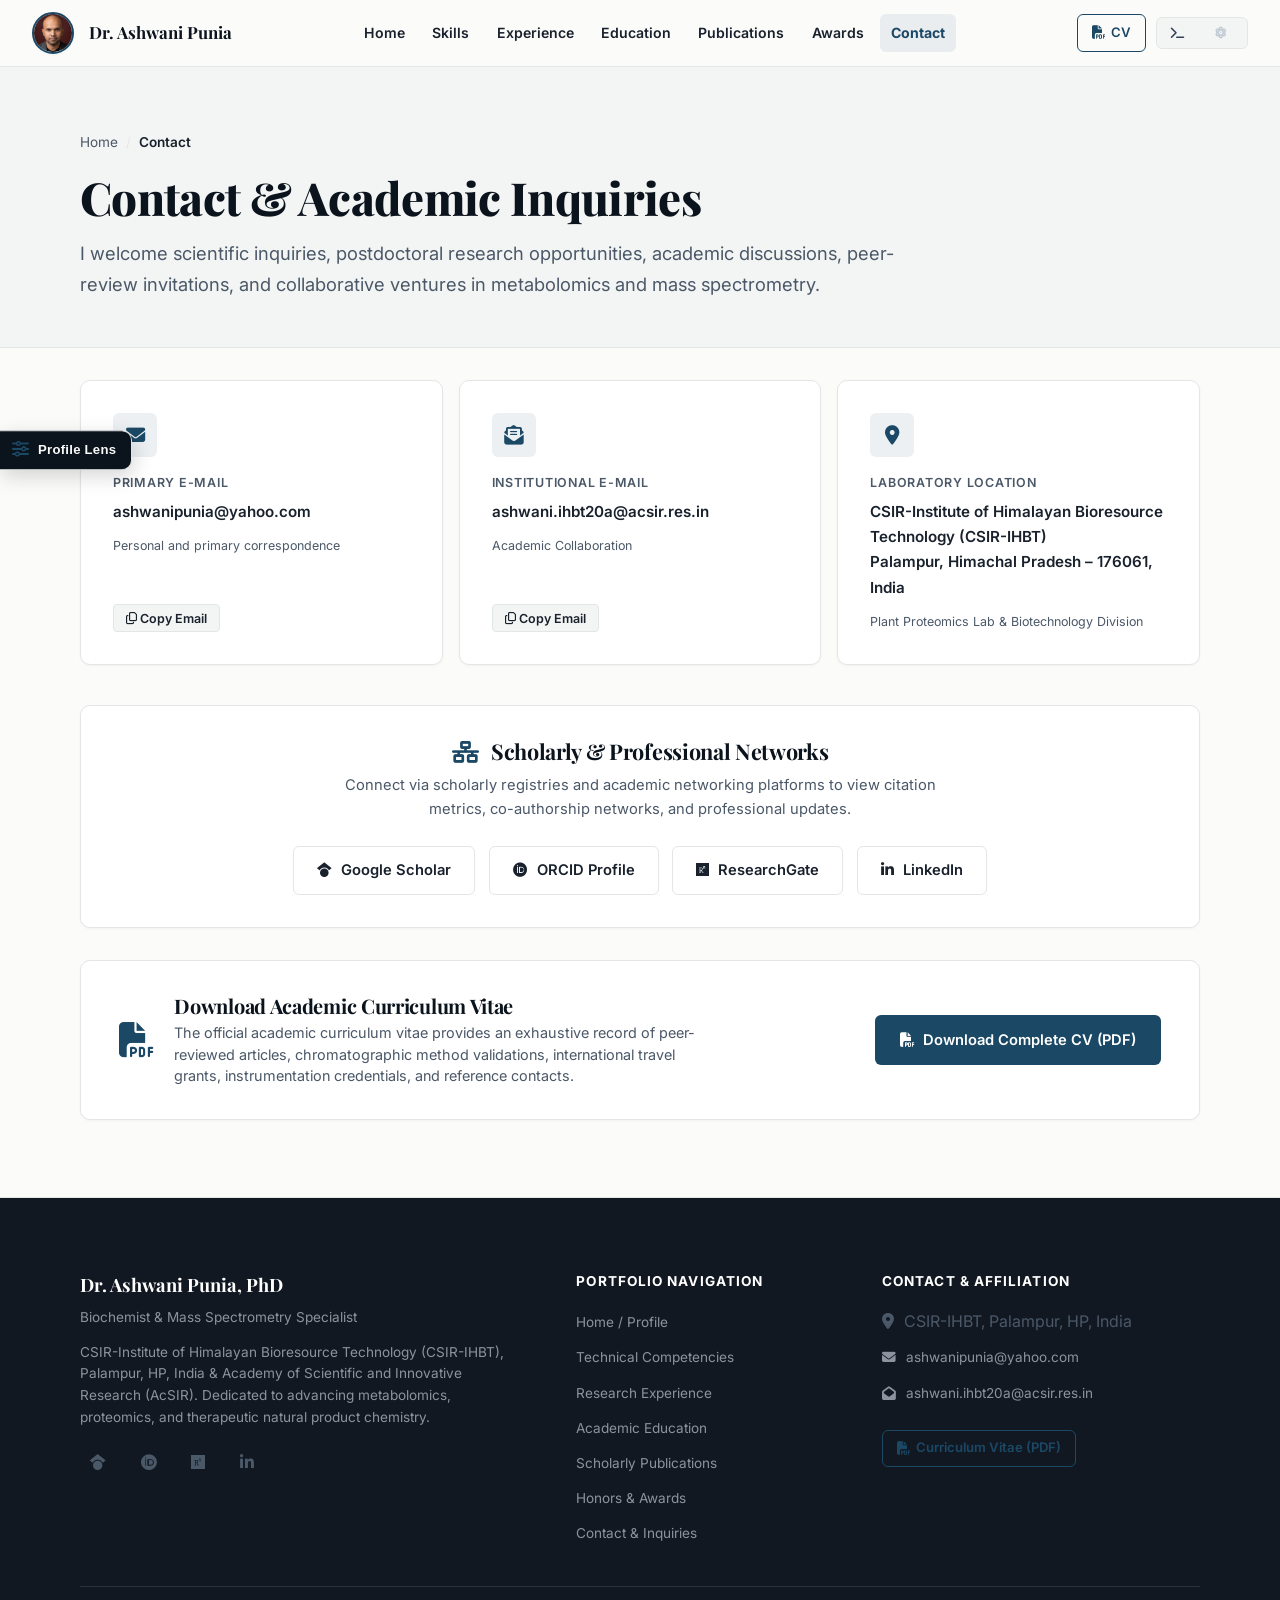
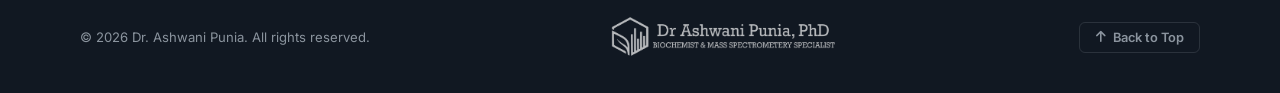
<file: contact.html>
<!DOCTYPE html>
<html lang="en" data-theme="editorial">
<head>
  <meta charset="UTF-8">
  <meta name="viewport" content="width=device-width, initial-scale=1.0">
  <meta name="description" content="Contact Dr. Ashwani Punia for academic inquiries, scientific collaborations, and research opportunities in metabolomics, proteomics, and natural product discovery.">
  <meta name="author" content="Dr. Ashwani Punia">
  <title>Contact &amp; Academic Inquiries | Dr. Ashwani Punia, PhD</title>

  <!-- Open Graph / Social Metadata -->
  <meta property="og:type" content="website">
  <meta property="og:title" content="Contact &amp; Academic Inquiries | Dr. Ashwani Punia, PhD">
  <meta property="og:description" content="Email, telephone, laboratory address, and academic profiles for Dr. Ashwani Punia.">
  <meta property="og:image" content="https://ashwanipunia.github.io/portfolio/FACE.png">
  <meta property="og:url" content="https://ashwanipunia.github.io/portfolio/contact.html">
  <meta name="twitter:card" content="summary_large_image">
  <meta name="twitter:title" content="Contact &amp; Academic Inquiries | Dr. Ashwani Punia, PhD">
  <meta name="twitter:description" content="Connect with Dr. Ashwani Punia for postdoctoral opportunities, scientific collaborations, and consulting.">
  <meta name="twitter:image" content="https://ashwanipunia.github.io/portfolio/FACE.png">

  <!-- Favicon -->
  <link rel="icon" type="image/png" href="favicon.png">
  <link rel="apple-touch-icon" href="favicon.png">
  <link rel="canonical" href="https://ashwanipunia.github.io/portfolio/contact.html">

  <!-- Early theme initialization -->
  <script>
    (function() {
      try {
        var t = localStorage.getItem('theme');
        document.documentElement.setAttribute('data-theme', t || 'editorial');
      } catch (e) {
        document.documentElement.setAttribute('data-theme', 'editorial');
      }
    })();
  </script>

  <!-- Google Fonts & FontAwesome -->
  <link rel="preconnect" href="https://fonts.googleapis.com">
  <link rel="preconnect" href="https://fonts.gstatic.com" crossorigin>
  <link href="https://fonts.googleapis.com/css2?family=DM+Sans:ital,wght@0,400;0,500;0,600;0,700;1,400&family=Inter:wght@300;400;500;600;700&family=Playfair+Display:ital,wght@0,400;0,600;0,700;1,400;1,600;1,700&family=Plus+Jakarta+Sans:wght@400;500;600;700&family=Space+Grotesk:wght@400;500;600;700&display=swap" rel="stylesheet">
  <link rel="stylesheet" href="https://cdnjs.cloudflare.com/ajax/libs/font-awesome/6.5.1/css/all.min.css">

  <!-- Stylesheet -->
  <link rel="stylesheet" href="style.css">
</head>
<body id="top">
  <!-- Skip Link -->
  <a href="#main-content" class="skip-link">Skip to main content</a>

  <!-- Primary Profile Controller (Docked Left Control) -->
  <aside id="profile-controller" class="profile-controller" aria-label="Profile Display Controller">
    <button type="button" id="profile-controller-toggle" class="profile-controller-toggle" aria-expanded="false" title="Customize Profile Display">
      <i class="fa-solid fa-sliders" aria-hidden="true"></i>
      <span class="controller-toggle-label">Profile Lens</span>
    </button>
    <div class="profile-controller-panel" id="profile-controller-panel">
      <button type="button" id="profile-controller-close" class="controller-close-btn" aria-label="Close profile controller">
        <i class="fa-solid fa-xmark" aria-hidden="true"></i>
      </button>
      <div class="controller-header">
        <div class="controller-title-row">
          <i class="fa-solid fa-user-gear controller-icon" aria-hidden="true"></i>
          <h3 class="controller-title">Primary Profile Lens</h3>
        </div>
        <p class="controller-desc">Select which specialized scientific profile to emphasize to viewers:</p>
      </div>
      <div class="controller-options" role="radiogroup" aria-label="Select Academic Profile Persona">
        <label class="profile-opt-card active" data-profile="all">
          <input type="radio" name="profile_lens" value="all" checked>
          <div class="opt-content">
            <div class="opt-name"><i class="fa-solid fa-globe"></i> Comprehensive Profile</div>
            <div class="opt-meta">Full academic dossier across all disciplines</div>
          </div>
        </label>
        <label class="profile-opt-card" data-profile="metabolomics">
          <input type="radio" name="profile_lens" value="metabolomics">
          <div class="opt-content">
            <div class="opt-name"><i class="fa-solid fa-seedling"></i> Metabolomics Specialist</div>
            <div class="opt-meta">Secondary metabolism, IMS-QTOF, 266-compound map</div>
          </div>
        </label>
        <label class="profile-opt-card" data-profile="proteomics">
          <input type="radio" name="profile_lens" value="proteomics">
          <div class="opt-content">
            <div class="opt-name"><i class="fa-solid fa-dna"></i> Proteomics &amp; Systems Biology</div>
            <div class="opt-meta">Quantitative DIA/DDA, protein maps &amp; network biology</div>
          </div>
        </label>
        <label class="profile-opt-card" data-profile="discovery">
          <input type="radio" name="profile_lens" value="discovery">
          <div class="opt-content">
            <div class="opt-name"><i class="fa-solid fa-capsules"></i> Bioactive Peptides &amp; Drug Discovery</div>
            <div class="opt-meta">Natural products, cardioprotective leads &amp; docking</div>
          </div>
        </label>
      </div>
      <div class="controller-footer">
        <div class="active-lens-indicator">
          <span class="lens-dot"></span>
          <span id="active-lens-text">Showing: Comprehensive Profile</span>
        </div>
      </div>
    </div>
  </aside>

  <!-- Header / Navigation -->
  <header id="navbar">
    <div class="nav-container">
      <a href="index.html" class="brand" aria-label="Dr. Ashwani Punia Home">
        <img src="FACE.png" alt="Dr. Ashwani Punia" class="brand-avatar" width="38" height="38">
        <div class="brand-info">
          <span class="brand-name">Dr. Ashwani Punia</span>
          <span class="brand-sub"></span>
        </div>
      </a>

      <nav aria-label="Main Navigation">
        <ul class="nav-links" id="primary-navigation">
          <li class="nav-item"><a href="index.html" class="nav-link">Home</a></li>
          <li class="nav-item"><a href="skills.html" class="nav-link">Skills</a></li>
          <li class="nav-item"><a href="experience.html" class="nav-link">Experience</a></li>
          <li class="nav-item"><a href="education.html" class="nav-link">Education</a></li>
          <li class="nav-item"><a href="publications.html" class="nav-link">Publications</a></li>
          <li class="nav-item"><a href="awards.html" class="nav-link">Awards</a></li>
          <li class="nav-item"><a href="contact.html" class="nav-link active" aria-current="page">Contact</a></li>
          <li class="nav-item nav-mobile-cv">
            <a href="Ashwani_Punia_CV.pdf" target="_blank" rel="noopener noreferrer" class="btn btn-outline-gold btn-sm" style="width: 100%;">
              <i class="fa-solid fa-file-pdf" aria-hidden="true"></i> Download CV (PDF)
            </a>
          </li>
        </ul>
      </nav>

      <div class="nav-actions">
        <a href="Ashwani_Punia_CV.pdf" target="_blank" rel="noopener noreferrer" class="nav-cv-link" title="Download Academic Curriculum Vitae">
          <i class="fa-solid fa-file-pdf" aria-hidden="true"></i> <span>CV</span>
        </a>

        

        <!-- 4-Theme Switcher -->
        <div class="theme-switcher" role="group" aria-label="Visual Theme Switcher">
         
          <button type="button" class="theme-btn" data-theme="technical" aria-pressed="false" aria-label="Technical theme">
            <i class="fa-solid fa-terminal" aria-hidden="true"></i>
            <span></span>
          </button>
          <button type="button" class="theme-btn" data-theme="cosmic" aria-pressed="false" aria-label="Cosmic theme">
            <i class="fa-solid fa-atom" aria-hidden="true"></i>
            <span></span>
          </button>
        </div>

        <button class="hamburger" aria-label="Toggle navigation menu" aria-expanded="false" aria-controls="primary-navigation" type="button">
          <i class="fa-solid fa-bars" aria-hidden="true"></i>
        </button>
      </div>
    </div>
  </header>

  <main id="main-content">
    <!-- Page Header & Breadcrumb -->
    <section class="page-header">
      <div class="container">
        <nav class="breadcrumb" aria-label="Breadcrumb">
          <a href="index.html">Home</a>
          <span class="breadcrumb-separator" aria-hidden="true">/</span>
          <span class="breadcrumb-current" aria-current="page">Contact</span>
        </nav>
        <h1 class="page-title">Contact &amp; Academic Inquiries</h1>
        <p class="page-lead">
          I welcome scientific inquiries, postdoctoral research opportunities, academic discussions, peer-review invitations, and collaborative ventures in metabolomics and mass spectrometry.
        </p>
      </div>
    </section>

    <!-- Primary Contact Cards Grid -->
    <section class="section" style="padding-top: 0;">
      <div class="container">
        <div class="contact-grid">

          <!-- Primary Email Card -->
          <div class="card contact-card">
            <div class="contact-card-icon" aria-hidden="true">
              <i class="fa-solid fa-envelope"></i>
            </div>
            <div class="contact-card-label">Primary E-Mail</div>
            <div class="contact-card-value">
              <a href="mailto:ashwanipunia@yahoo.com">ashwanipunia@yahoo.com</a>
            </div>
            <span class="contact-note" style="margin-bottom: 0.75rem;">Personal and primary correspondence</span>
            <button type="button" class="copy-email-btn" data-email="ashwanipunia@yahoo.com" aria-label="Copy primary email to clipboard">
              <i class="fa-regular fa-copy" aria-hidden="true"></i> Copy Email
            </button>
          </div>

          <!-- Institutional Email Card -->
          <div class="card contact-card">
            <div class="contact-card-icon" aria-hidden="true">
              <i class="fa-solid fa-envelope-open-text"></i>
            </div>
            <div class="contact-card-label">Institutional E-Mail</div>
            <div class="contact-card-value">
              <a href="mailto:ashwani.ihbt20a@acsir.res.in">ashwani.ihbt20a@acsir.res.in</a>
            </div>
            <span class="contact-note" style="margin-bottom: 0.75rem;">Academic Collaboration</span>
            <button type="button" class="copy-email-btn" data-email="ashwani.ihbt20a@acsir.res.in" aria-label="Copy institutional email to clipboard">
              <i class="fa-regular fa-copy" aria-hidden="true"></i> Copy Email
            </button>
          </div>

          

          <!-- Laboratory Location Card -->
          <div class="card contact-card">
            <div class="contact-card-icon" aria-hidden="true">
              <i class="fa-solid fa-location-dot"></i>
            </div>
            <div class="contact-card-label">Laboratory Location</div>
            <div class="contact-card-value" style="font-size: 0.95rem;">
              CSIR-Institute of Himalayan Bioresource Technology (CSIR-IHBT)<br>
              Palampur, Himachal Pradesh – 176061, India
            </div>
            <span class="contact-note">Plant Proteomics Lab &amp; Biotechnology Division</span>
          </div>

        </div>

        <!-- Academic & Professional Profiles Banner -->
        <div class="card contact-profiles-banner">
          <div style="text-align: center; margin-bottom: 1.5rem;">
            <h2 class="card-title" style="font-size: 1.35rem; margin-bottom: 0.5rem;">
              <i class="fa-solid fa-network-wired" style="color: var(--color-accent); margin-right: 0.5rem;" aria-hidden="true"></i>
              Scholarly &amp; Professional Networks
            </h2>
            <p style="color: var(--color-text-muted); max-width: 650px; margin: 0 auto; font-size: 0.92rem;">
              Connect via scholarly registries and academic networking platforms to view citation metrics, co-authorship networks, and professional updates.
            </p>
          </div>

          <div class="profiles-btn-row">
            <a href="https://scholar.google.com/citations?view_op=list_works&amp;hl=en&amp;user=cunYBgoAAAAJ" target="_blank" rel="noopener noreferrer" class="btn btn-secondary">
              <i class="fa-brands fa-google-scholar" aria-hidden="true"></i> Google Scholar
            </a>
            <a href="https://orcid.org/0009-0001-9700-7668" target="_blank" rel="noopener noreferrer" class="btn btn-secondary">
              <i class="fa-brands fa-orcid" aria-hidden="true"></i> ORCID Profile
            </a>
            <a href="https://www.researchgate.net/profile/Ashwani-Punia-2?ev=hdr_xprf" target="_blank" rel="noopener noreferrer" class="btn btn-secondary">
              <i class="fa-brands fa-researchgate" aria-hidden="true"></i> ResearchGate
            </a>
            <a href="https://www.linkedin.com/in/ashwani-punia-a8b10917b/" target="_blank" rel="noopener noreferrer" class="btn btn-secondary">
              <i class="fa-brands fa-linkedin-in" aria-hidden="true"></i> LinkedIn
            </a>
          </div>
        </div>

        <!-- Academic Dossier / CV Download Banner -->
        <div class="cv-download-banner">
          <div class="cv-banner-content">
            <div class="cv-download-icon" aria-hidden="true"><i class="fa-solid fa-file-pdf"></i></div>
            <div>
              <h2 class="cv-banner-title">Download Academic Curriculum Vitae</h2>
              <p class="cv-banner-text">
                The official academic curriculum vitae provides an exhaustive record of peer-reviewed articles, chromatographic method validations, international travel grants, instrumentation credentials, and reference contacts.
              </p>
            </div>
          </div>
          <a href="Ashwani_Punia_CV.pdf" target="_blank" rel="noopener noreferrer" class="btn cv-banner-btn">
            <i class="fa-solid fa-file-pdf" aria-hidden="true"></i> Download Complete CV (PDF)
          </a>
        </div>

      </div>
    </section>
  </main>

  <!-- Toast Container -->
  <div id="toast-container" class="toast-container" aria-live="polite"></div>

  <!-- Shared Institutional Footer -->
  <footer>
    <div class="container">
      <div class="footer-grid">
        <div class="footer-col-brand">
          <div class="footer-brand-title">Dr. Ashwani Punia, PhD</div>
          <div class="footer-brand-role">Biochemist &amp; Mass Spectrometry Specialist</div>
          <p class="footer-brand-desc">
            CSIR-Institute of Himalayan Bioresource Technology (CSIR-IHBT), Palampur, HP, India &amp; Academy of Scientific and Innovative Research (AcSIR). Dedicated to advancing metabolomics, proteomics, and therapeutic natural product chemistry.
          </p>
          <div class="hero-profiles" style="border: none; padding-top: 0;">
            <a href="https://scholar.google.com/citations?view_op=list_works&amp;hl=en&amp;user=cunYBgoAAAAJ" target="_blank" rel="noopener noreferrer" class="profile-icon-link" title="Google Scholar" aria-label="Google Scholar profile">
              <i class="fa-brands fa-google-scholar" aria-hidden="true"></i>
            </a>
            <a href="https://orcid.org/0009-0001-9700-7668" target="_blank" rel="noopener noreferrer" class="profile-icon-link" title="ORCID Profile" aria-label="ORCID profile">
              <i class="fa-brands fa-orcid" aria-hidden="true"></i>
            </a>
            <a href="https://www.researchgate.net/profile/Ashwani-Punia-2?ev=hdr_xprf" target="_blank" rel="noopener noreferrer" class="profile-icon-link" title="ResearchGate" aria-label="ResearchGate profile">
              <i class="fa-brands fa-researchgate" aria-hidden="true"></i>
            </a>
            <a href="https://www.linkedin.com/in/ashwani-punia-a8b10917b/" target="_blank" rel="noopener noreferrer" class="profile-icon-link" title="LinkedIn" aria-label="LinkedIn profile">
              <i class="fa-brands fa-linkedin-in" aria-hidden="true"></i>
            </a>
          </div>
        </div>

        <div>
          <div class="footer-col-title">Portfolio Navigation</div>
          <ul class="footer-links-list">
            <li><a href="index.html" class="footer-link">Home / Profile</a></li>
            <li><a href="skills.html" class="footer-link">Technical Competencies</a></li>
            <li><a href="experience.html" class="footer-link">Research Experience</a></li>
            <li><a href="education.html" class="footer-link">Academic Education</a></li>
            <li><a href="publications.html" class="footer-link">Scholarly Publications</a></li>
            <li><a href="awards.html" class="footer-link">Honors &amp; Awards</a></li>
            <li><a href="contact.html" class="footer-link">Contact &amp; Inquiries</a></li>
          </ul>
        </div>

        <div>
          <div class="footer-col-title">Contact &amp; Affiliation</div>
          <ul class="footer-links-list">
            <li><span style="color: var(--color-text-muted);"><i class="fa-solid fa-location-dot" style="margin-right: 0.4rem;" aria-hidden="true"></i> CSIR-IHBT, Palampur, HP, India</span></li>
            <li><a href="mailto:ashwanipunia@yahoo.com" class="footer-link"><i class="fa-solid fa-envelope" style="margin-right: 0.4rem;" aria-hidden="true"></i> ashwanipunia@yahoo.com</a></li>
            <li><a href="mailto:ashwani.ihbt20a@acsir.res.in" class="footer-link"><i class="fa-solid fa-envelope-open" style="margin-right: 0.4rem;" aria-hidden="true"></i> ashwani.ihbt20a@acsir.res.in</a></li>
            
            <li style="margin-top: 1rem;"><a href="Ashwani_Punia_CV.pdf" target="_blank" rel="noopener noreferrer" class="nav-cv-link" style="display: inline-flex;"><i class="fa-solid fa-file-pdf" aria-hidden="true"></i> Curriculum Vitae (PDF)</a></li>
          </ul>
        </div>
      </div>

      <div class="footer-bottom">
        <div>
          &copy; 2026 Dr. Ashwani Punia. All rights reserved.
        </div>
        <div class="footer-logo-wrap">
          <img src="logo.png" alt="CSIR-IHBT Institutional Logo" width="180" height="36">
        </div>
        <div>
          <button class="back-to-top" type="button" aria-label="Back to top of page">
            <i class="fa-solid fa-arrow-up" aria-hidden="true"></i> Back to Top
          </button>
        </div>
      </div>
    </div>
  </footer>

  <script src="script.js"></script>
</body>
</html>
</file>
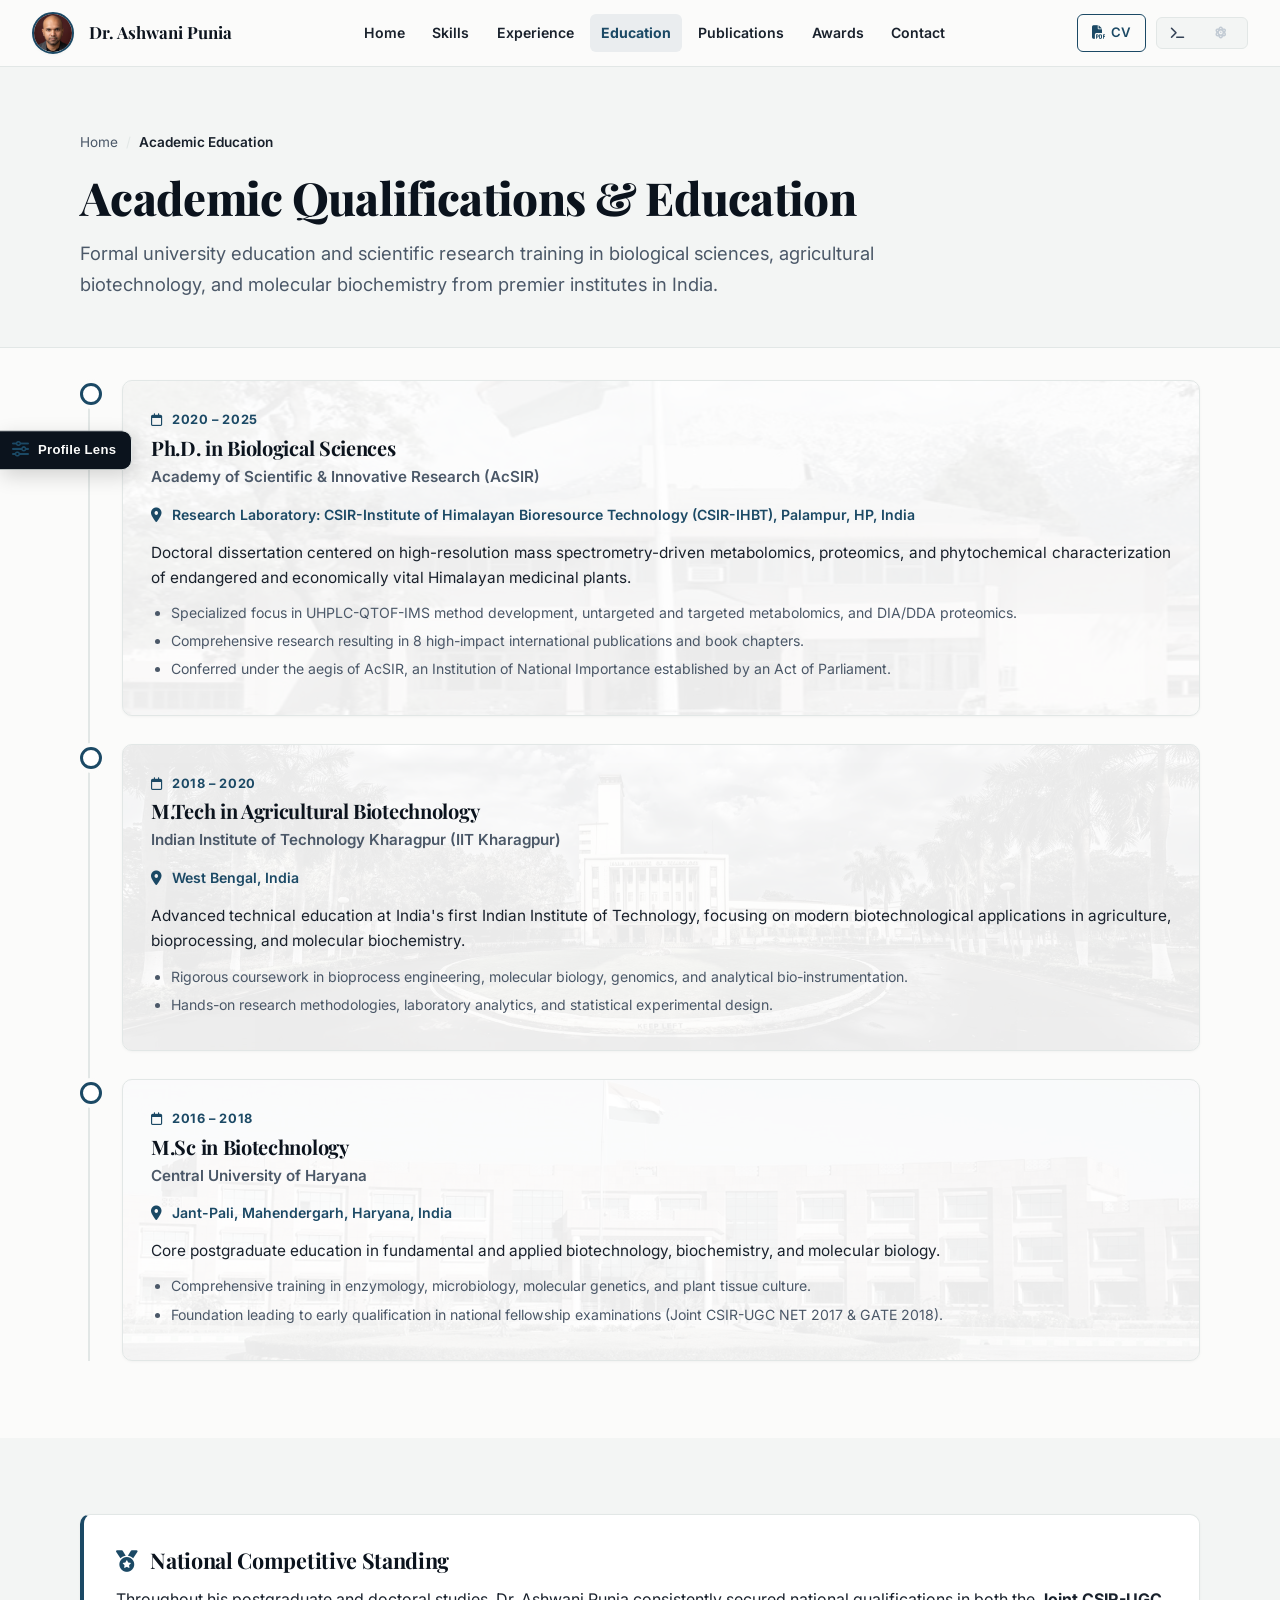
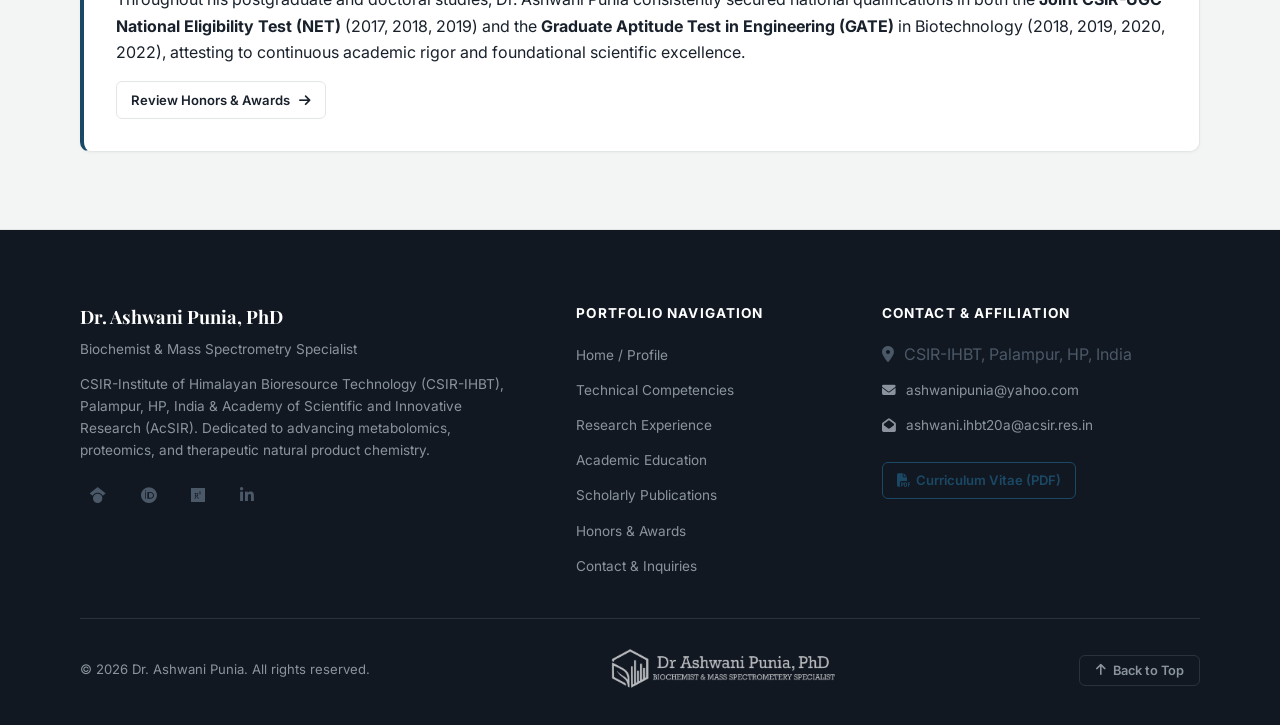
<file: education.html>
<!DOCTYPE html>
<html lang="en" data-theme="editorial">
<head>
  <meta charset="UTF-8">
  <meta name="viewport" content="width=device-width, initial-scale=1.0">
  <meta name="description" content="Academic qualifications and degrees of Dr. Ashwani Punia: PhD in Biological Sciences (AcSIR/CSIR-IHBT), M.Tech in Agricultural Biotechnology (IIT Kharagpur), M.Sc in Biotechnology (Central University of Haryana).">
  <meta name="author" content="Dr. Ashwani Punia">
  <title>Academic Background &amp; Education | Dr. Ashwani Punia, PhD</title>

  <!-- Open Graph / Social Metadata -->
  <meta property="og:type" content="website">
  <meta property="og:title" content="Academic Background &amp; Education | Dr. Ashwani Punia, PhD">
  <meta property="og:description" content="Degrees from AcSIR, CSIR-IHBT, IIT Kharagpur, and Central University of Haryana.">
  <meta property="og:image" content="https://ashwanipunia.github.io/portfolio/FACE.png">
  <meta property="og:url" content="https://ashwanipunia.github.io/portfolio/education.html">
  <meta name="twitter:card" content="summary_large_image">
  <meta name="twitter:title" content="Academic Background &amp; Qualifications | Dr. Ashwani Punia, PhD">
  <meta name="twitter:description" content="Doctoral training at AcSIR/CSIR-IHBT, M.Tech at IIT Kharagpur, and M.Sc at Central University of Haryana.">
  <meta name="twitter:image" content="https://ashwanipunia.github.io/portfolio/FACE.png">

  <!-- Favicon -->
  <link rel="icon" type="image/png" href="favicon.png">
  <link rel="apple-touch-icon" href="favicon.png">
  <link rel="canonical" href="https://ashwanipunia.github.io/portfolio/education.html">

  <!-- Early theme initialization -->
  <script>
    (function() {
      try {
        var t = localStorage.getItem('theme');
        document.documentElement.setAttribute('data-theme', t || 'editorial');
      } catch (e) {
        document.documentElement.setAttribute('data-theme', 'editorial');
      }
    })();
  </script>

  <!-- Google Fonts & FontAwesome -->
  <link rel="preconnect" href="https://fonts.googleapis.com">
  <link rel="preconnect" href="https://fonts.gstatic.com" crossorigin>
  <link href="https://fonts.googleapis.com/css2?family=DM+Sans:ital,wght@0,400;0,500;0,600;0,700;1,400&family=Inter:wght@300;400;500;600;700&family=Playfair+Display:ital,wght@0,400;0,600;0,700;1,400;1,600;1,700&family=Plus+Jakarta+Sans:wght@400;500;600;700&family=Space+Grotesk:wght@400;500;600;700&display=swap" rel="stylesheet">
  <link rel="stylesheet" href="https://cdnjs.cloudflare.com/ajax/libs/font-awesome/6.5.1/css/all.min.css">

  <!-- Stylesheet -->
  <link rel="stylesheet" href="style.css">
</head>
<body id="top">
  <!-- Skip Link -->
  <a href="#main-content" class="skip-link">Skip to main content</a>

  <!-- Primary Profile Controller (Docked Left Control) -->
  <aside id="profile-controller" class="profile-controller" aria-label="Profile Display Controller">
    <button type="button" id="profile-controller-toggle" class="profile-controller-toggle" aria-expanded="false" title="Customize Profile Display">
      <i class="fa-solid fa-sliders" aria-hidden="true"></i>
      <span class="controller-toggle-label">Profile Lens</span>
    </button>
    <div class="profile-controller-panel" id="profile-controller-panel">
      <button type="button" id="profile-controller-close" class="controller-close-btn" aria-label="Close profile controller">
        <i class="fa-solid fa-xmark" aria-hidden="true"></i>
      </button>
      <div class="controller-header">
        <div class="controller-title-row">
          <i class="fa-solid fa-user-gear controller-icon" aria-hidden="true"></i>
          <h3 class="controller-title">Primary Profile Lens</h3>
        </div>
        <p class="controller-desc">Select which specialized scientific profile to emphasize to viewers:</p>
      </div>
      <div class="controller-options" role="radiogroup" aria-label="Select Academic Profile Persona">
        <label class="profile-opt-card active" data-profile="all">
          <input type="radio" name="profile_lens" value="all" checked>
          <div class="opt-content">
            <div class="opt-name"><i class="fa-solid fa-globe"></i> Comprehensive Profile</div>
            <div class="opt-meta">Full academic dossier across all disciplines</div>
          </div>
        </label>
        <label class="profile-opt-card" data-profile="metabolomics">
          <input type="radio" name="profile_lens" value="metabolomics">
          <div class="opt-content">
            <div class="opt-name"><i class="fa-solid fa-seedling"></i> Metabolomics Specialist</div>
            <div class="opt-meta">Secondary metabolism, IMS-QTOF, 266-compound map</div>
          </div>
        </label>
        <label class="profile-opt-card" data-profile="proteomics">
          <input type="radio" name="profile_lens" value="proteomics">
          <div class="opt-content">
            <div class="opt-name"><i class="fa-solid fa-dna"></i> Proteomics &amp; Systems Biology</div>
            <div class="opt-meta">Quantitative DIA/DDA, protein maps &amp; network biology</div>
          </div>
        </label>
        <label class="profile-opt-card" data-profile="discovery">
          <input type="radio" name="profile_lens" value="discovery">
          <div class="opt-content">
            <div class="opt-name"><i class="fa-solid fa-capsules"></i> Bioactive Peptides &amp; Drug Discovery</div>
            <div class="opt-meta">Natural products, cardioprotective leads &amp; docking</div>
          </div>
        </label>
      </div>
      <div class="controller-footer">
        <div class="active-lens-indicator">
          <span class="lens-dot"></span>
          <span id="active-lens-text">Showing: Comprehensive Profile</span>
        </div>
      </div>
    </div>
  </aside>

  <!-- Header / Navigation -->
  <header id="navbar">
    <div class="nav-container">
      <a href="index.html" class="brand" aria-label="Dr. Ashwani Punia Home">
        <img src="FACE.png" alt="Dr. Ashwani Punia" class="brand-avatar" width="38" height="38">
        <div class="brand-info">
          <span class="brand-name">Dr. Ashwani Punia</span>
          <span class="brand-sub"></span>
        </div>
      </a>

      <nav aria-label="Main Navigation">
        <ul class="nav-links" id="primary-navigation">
          <li class="nav-item"><a href="index.html" class="nav-link">Home</a></li>
          <li class="nav-item"><a href="skills.html" class="nav-link">Skills</a></li>
          <li class="nav-item"><a href="experience.html" class="nav-link">Experience</a></li>
          <li class="nav-item"><a href="education.html" class="nav-link active" aria-current="page">Education</a></li>
          <li class="nav-item"><a href="publications.html" class="nav-link">Publications</a></li>
          <li class="nav-item"><a href="awards.html" class="nav-link">Awards</a></li>
          <li class="nav-item"><a href="contact.html" class="nav-link">Contact</a></li>
          <li class="nav-item nav-mobile-cv">
            <a href="Ashwani_Punia_CV.pdf" target="_blank" rel="noopener noreferrer" class="btn btn-outline-gold btn-sm" style="width: 100%;">
              <i class="fa-solid fa-file-pdf" aria-hidden="true"></i> Download CV (PDF)
            </a>
          </li>
        </ul>
      </nav>

      <div class="nav-actions">
        <a href="Ashwani_Punia_CV.pdf" target="_blank" rel="noopener noreferrer" class="nav-cv-link" title="Download Academic Curriculum Vitae">
          <i class="fa-solid fa-file-pdf" aria-hidden="true"></i> <span>CV</span>
        </a>

        

        <!-- 4-Theme Switcher -->
        <div class="theme-switcher" role="group" aria-label="Visual Theme Switcher">
          
          <button type="button" class="theme-btn" data-theme="technical" aria-pressed="false" aria-label="Technical theme">
            <i class="fa-solid fa-terminal" aria-hidden="true"></i>
            <span></span>
          </button>
          <button type="button" class="theme-btn" data-theme="cosmic" aria-pressed="false" aria-label="Cosmic theme">
            <i class="fa-solid fa-atom" aria-hidden="true"></i>
            <span></span>
          </button>
        </div>

        <button class="hamburger" aria-label="Toggle navigation menu" aria-expanded="false" aria-controls="primary-navigation" type="button">
          <i class="fa-solid fa-bars" aria-hidden="true"></i>
        </button>
      </div>
    </div>
  </header>

  <main id="main-content">
    <!-- Page Header & Breadcrumb -->
    <section class="page-header">
      <div class="container">
        <nav class="breadcrumb" aria-label="Breadcrumb">
          <a href="index.html">Home</a>
          <span class="breadcrumb-separator" aria-hidden="true">/</span>
          <span class="breadcrumb-current" aria-current="page">Academic Education</span>
        </nav>
        <h1 class="page-title">Academic Qualifications &amp; Education</h1>
        <p class="page-lead">
          Formal university education and scientific research training in biological sciences, agricultural biotechnology, and molecular biochemistry from premier institutes in India.
        </p>
      </div>
    </section>

    <!-- Education Timeline -->
    <section class="section" style="padding-top: 0;">
      <div class="container">
        <div class="timeline">

          <!-- Degree 1: Ph.D. -->
          <div class="timeline-item">
            <div class="timeline-badge" aria-hidden="true"></div>
            <div class="timeline-content edu-card-csir">
              <div class="timeline-date">
                <i class="fa-regular fa-calendar" style="margin-right: 0.35rem;" aria-hidden="true"></i> 2020 – 2025
              </div>
              <h2 class="timeline-title">Ph.D. in Biological Sciences</h2>
              <div class="timeline-institution">Academy of Scientific &amp; Innovative Research (AcSIR)</div>
              <p style="font-size: 0.88rem; color: var(--color-accent); font-weight: 600; margin-bottom: 0.85rem;">
                <i class="fa-solid fa-location-dot" style="margin-right: 0.35rem;" aria-hidden="true"></i> Research Laboratory: CSIR-Institute of Himalayan Bioresource Technology (CSIR-IHBT), Palampur, HP, India
              </p>
              <p style="font-size: 0.96rem; color: var(--color-text); margin-bottom: 0.75rem;">
                Doctoral dissertation centered on high-resolution mass spectrometry-driven metabolomics, proteomics, and phytochemical characterization of endangered and economically vital Himalayan medicinal plants.
              </p>
              <ul class="timeline-bullets">
                <li>Specialized focus in UHPLC-QTOF-IMS method development, untargeted and targeted metabolomics, and DIA/DDA proteomics.</li>
                <li>Comprehensive research resulting in 8 high-impact international publications and book chapters.</li>
                <li>Conferred under the aegis of AcSIR, an Institution of National Importance established by an Act of Parliament.</li>
              </ul>
            </div>
          </div>

          <!-- Degree 2: M.Tech -->
          <div class="timeline-item">
            <div class="timeline-badge" aria-hidden="true"></div>
            <div class="timeline-content edu-card-iit">
              <div class="timeline-date">
                <i class="fa-regular fa-calendar" style="margin-right: 0.35rem;" aria-hidden="true"></i> 2018 – 2020
              </div>
              <h2 class="timeline-title">M.Tech in Agricultural Biotechnology</h2>
              <div class="timeline-institution">Indian Institute of Technology Kharagpur (IIT Kharagpur)</div>
              <p style="font-size: 0.88rem; color: var(--color-accent); font-weight: 600; margin-bottom: 0.85rem;">
                <i class="fa-solid fa-location-dot" style="margin-right: 0.35rem;" aria-hidden="true"></i> West Bengal, India
              </p>
              <p style="font-size: 0.96rem; color: var(--color-text); margin-bottom: 0.75rem;">
                Advanced technical education at India's first Indian Institute of Technology, focusing on modern biotechnological applications in agriculture, bioprocessing, and molecular biochemistry.
              </p>
              <ul class="timeline-bullets">
                <li>Rigorous coursework in bioprocess engineering, molecular biology, genomics, and analytical bio-instrumentation.</li>
                <li>Hands-on research methodologies, laboratory analytics, and statistical experimental design.</li>
              </ul>
            </div>
          </div>

          <!-- Degree 3: M.Sc -->
          <div class="timeline-item">
            <div class="timeline-badge" aria-hidden="true"></div>
            <div class="timeline-content edu-card-cuh">
              <div class="timeline-date">
                <i class="fa-regular fa-calendar" style="margin-right: 0.35rem;" aria-hidden="true"></i> 2016 – 2018
              </div>
              <h2 class="timeline-title">M.Sc in Biotechnology</h2>
              <div class="timeline-institution">Central University of Haryana</div>
              <p style="font-size: 0.88rem; color: var(--color-accent); font-weight: 600; margin-bottom: 0.85rem;">
                <i class="fa-solid fa-location-dot" style="margin-right: 0.35rem;" aria-hidden="true"></i> Jant-Pali, Mahendergarh, Haryana, India
              </p>
              <p style="font-size: 0.96rem; color: var(--color-text); margin-bottom: 0.75rem;">
                Core postgraduate education in fundamental and applied biotechnology, biochemistry, and molecular biology.
              </p>
              <ul class="timeline-bullets">
                <li>Comprehensive training in enzymology, microbiology, molecular genetics, and plant tissue culture.</li>
                <li>Foundation leading to early qualification in national fellowship examinations (Joint CSIR-UGC NET 2017 &amp; GATE 2018).</li>
              </ul>
            </div>
          </div>

        </div>
      </div>
    </section>

    <!-- Academic Foundation & Competitiveness -->
    <section class="section section-alt" aria-labelledby="foundation-heading">
      <div class="container">
        <div class="card" style="border-left: 4px solid var(--color-accent);">
          <h2 id="foundation-heading" class="card-title" style="font-size: 1.35rem;">
            <i class="fa-solid fa-medal" style="color: var(--color-accent); margin-right: 0.5rem;" aria-hidden="true"></i> National Competitive Standing
          </h2>
          <p style="margin-bottom: 0.75rem;">
            Throughout his postgraduate and doctoral studies, Dr. Ashwani Punia consistently secured national qualifications in both the <strong>Joint CSIR-UGC National Eligibility Test (NET)</strong> (2017, 2018, 2019) and the <strong>Graduate Aptitude Test in Engineering (GATE)</strong> in Biotechnology (2018, 2019, 2020, 2022), attesting to continuous academic rigor and foundational scientific excellence.
          </p>
          <div style="margin-top: 1rem;">
            <a href="awards.html" class="btn btn-secondary btn-sm">
              Review Honors &amp; Awards <i class="fa-solid fa-arrow-right" aria-hidden="true"></i>
            </a>
          </div>
        </div>
      </div>
    </section>
  </main>

  <!-- Shared Institutional Footer -->
  <footer>
    <div class="container">
      <div class="footer-grid">
        <div class="footer-col-brand">
          <div class="footer-brand-title">Dr. Ashwani Punia, PhD</div>
          <div class="footer-brand-role">Biochemist &amp; Mass Spectrometry Specialist</div>
          <p class="footer-brand-desc">
            CSIR-Institute of Himalayan Bioresource Technology (CSIR-IHBT), Palampur, HP, India &amp; Academy of Scientific and Innovative Research (AcSIR). Dedicated to advancing metabolomics, proteomics, and therapeutic natural product chemistry.
          </p>
          <div class="hero-profiles" style="border: none; padding-top: 0;">
            <a href="https://scholar.google.com/citations?view_op=list_works&amp;hl=en&amp;user=cunYBgoAAAAJ" target="_blank" rel="noopener noreferrer" class="profile-icon-link" title="Google Scholar" aria-label="Google Scholar profile">
              <i class="fa-brands fa-google-scholar" aria-hidden="true"></i>
            </a>
            <a href="https://orcid.org/0009-0001-9700-7668" target="_blank" rel="noopener noreferrer" class="profile-icon-link" title="ORCID Profile" aria-label="ORCID profile">
              <i class="fa-brands fa-orcid" aria-hidden="true"></i>
            </a>
            <a href="https://www.researchgate.net/profile/Ashwani-Punia-2?ev=hdr_xprf" target="_blank" rel="noopener noreferrer" class="profile-icon-link" title="ResearchGate" aria-label="ResearchGate profile">
              <i class="fa-brands fa-researchgate" aria-hidden="true"></i>
            </a>
            <a href="https://www.linkedin.com/in/ashwani-punia-a8b10917b/" target="_blank" rel="noopener noreferrer" class="profile-icon-link" title="LinkedIn" aria-label="LinkedIn profile">
              <i class="fa-brands fa-linkedin-in" aria-hidden="true"></i>
            </a>
          </div>
        </div>

        <div>
          <div class="footer-col-title">Portfolio Navigation</div>
          <ul class="footer-links-list">
            <li><a href="index.html" class="footer-link">Home / Profile</a></li>
            <li><a href="skills.html" class="footer-link">Technical Competencies</a></li>
            <li><a href="experience.html" class="footer-link">Research Experience</a></li>
            <li><a href="education.html" class="footer-link">Academic Education</a></li>
            <li><a href="publications.html" class="footer-link">Scholarly Publications</a></li>
            <li><a href="awards.html" class="footer-link">Honors &amp; Awards</a></li>
            <li><a href="contact.html" class="footer-link">Contact &amp; Inquiries</a></li>
          </ul>
        </div>

        <div>
          <div class="footer-col-title">Contact &amp; Affiliation</div>
          <ul class="footer-links-list">
            <li><span style="color: var(--color-text-muted);"><i class="fa-solid fa-location-dot" style="margin-right: 0.4rem;" aria-hidden="true"></i> CSIR-IHBT, Palampur, HP, India</span></li>
            <li><a href="mailto:ashwanipunia@yahoo.com" class="footer-link"><i class="fa-solid fa-envelope" style="margin-right: 0.4rem;" aria-hidden="true"></i> ashwanipunia@yahoo.com</a></li>
            <li><a href="mailto:ashwani.ihbt20a@acsir.res.in" class="footer-link"><i class="fa-solid fa-envelope-open" style="margin-right: 0.4rem;" aria-hidden="true"></i> ashwani.ihbt20a@acsir.res.in</a></li>
            
            <li style="margin-top: 1rem;"><a href="Ashwani_Punia_CV.pdf" target="_blank" rel="noopener noreferrer" class="nav-cv-link" style="display: inline-flex;"><i class="fa-solid fa-file-pdf" aria-hidden="true"></i> Curriculum Vitae (PDF)</a></li>
          </ul>
        </div>
      </div>

      <div class="footer-bottom">
        <div>
          &copy; 2026 Dr. Ashwani Punia. All rights reserved. 
        </div>
        <div class="footer-logo-wrap">
          <img src="logo.png" alt="CSIR-IHBT Institutional Logo" width="180" height="36">
        </div>
        <div>
          <button class="back-to-top" type="button" aria-label="Back to top of page">
            <i class="fa-solid fa-arrow-up" aria-hidden="true"></i> Back to Top
          </button>
        </div>
      </div>
    </div>
  </footer>

  <script src="script.js"></script>
</body>
</html>
</file>
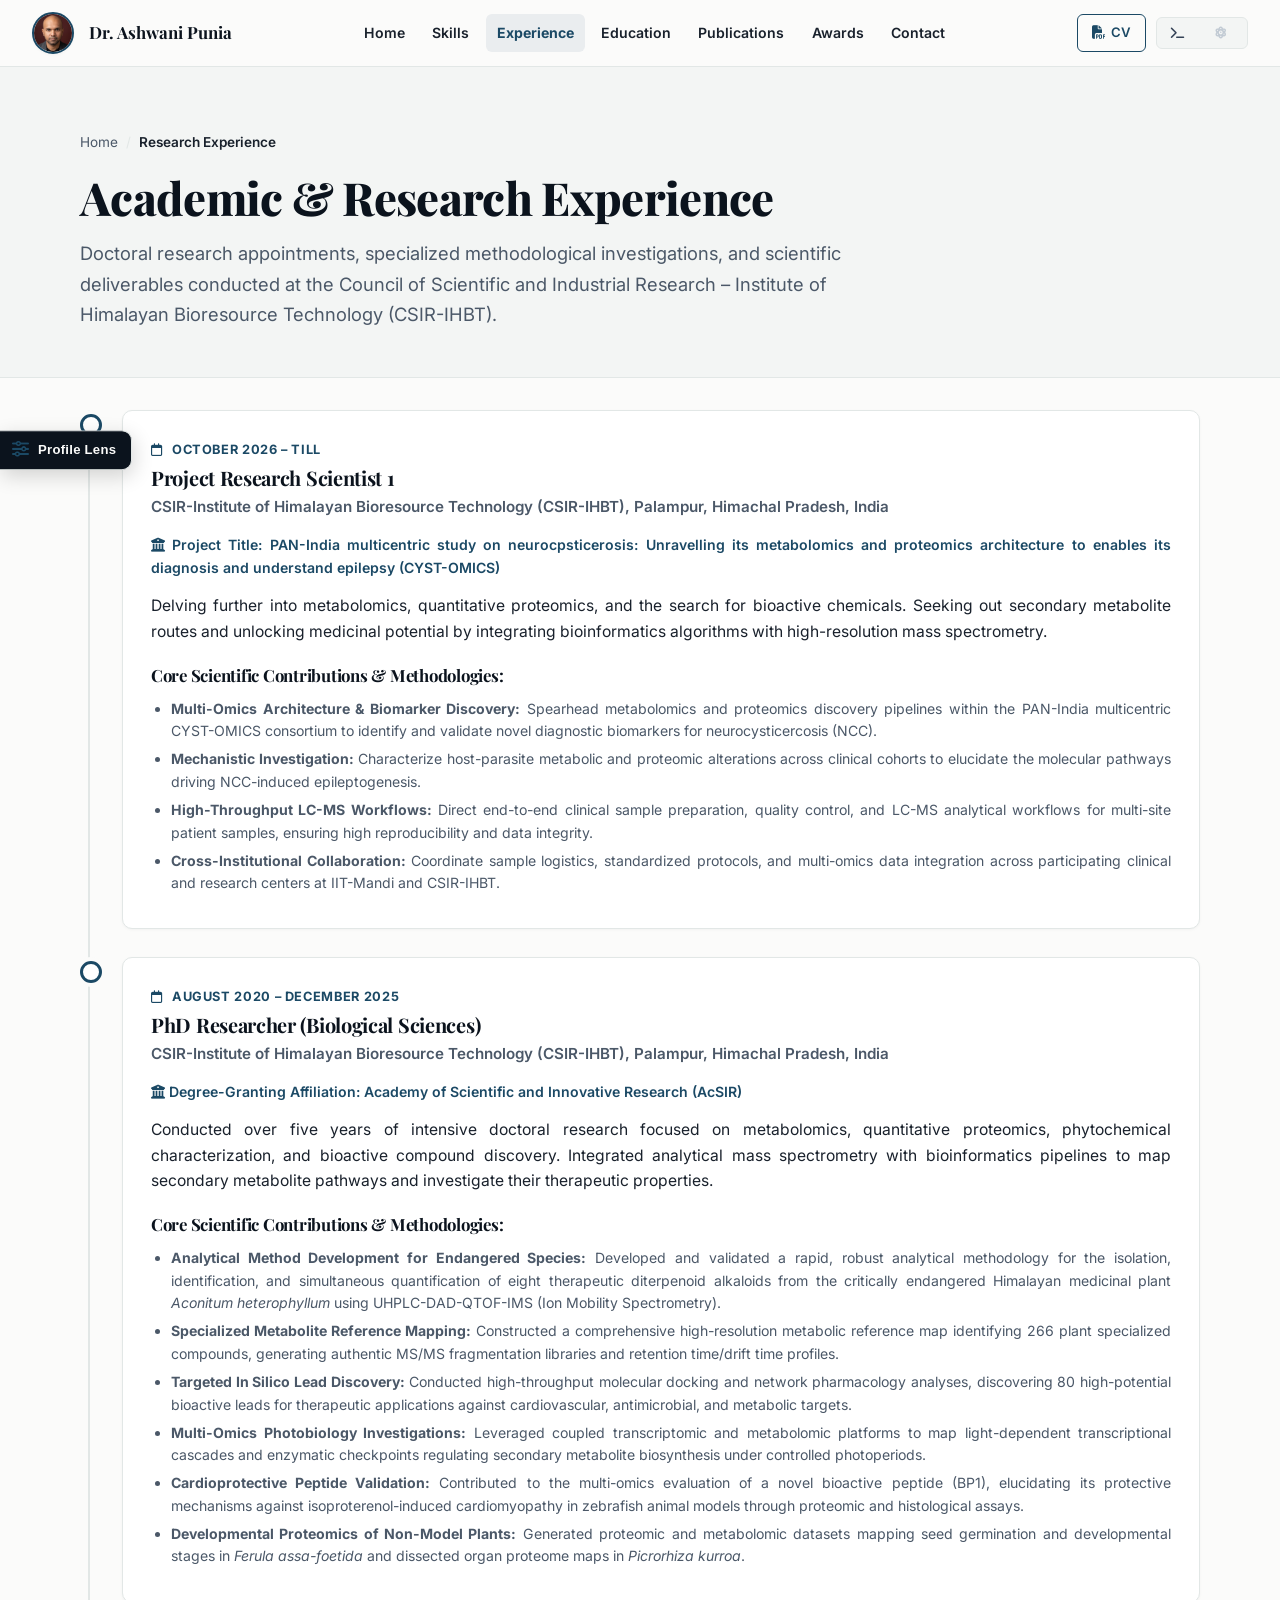
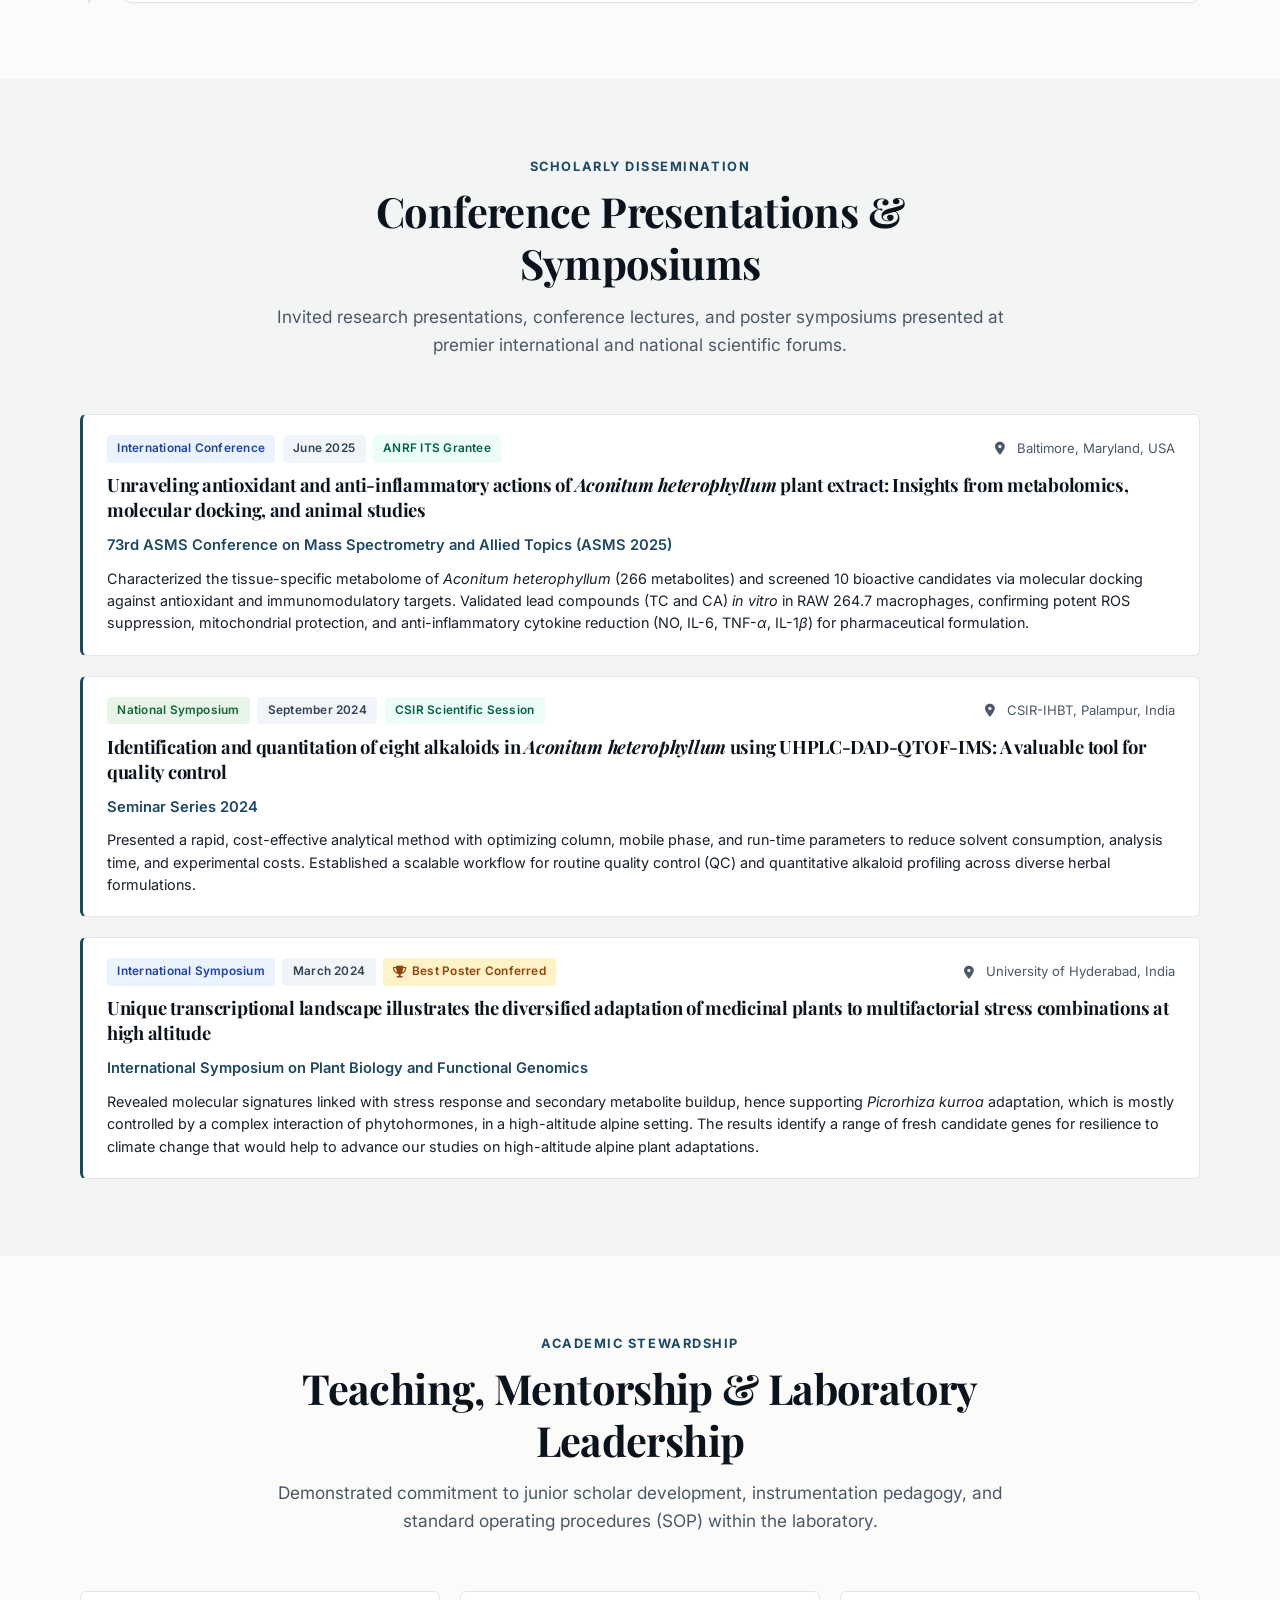
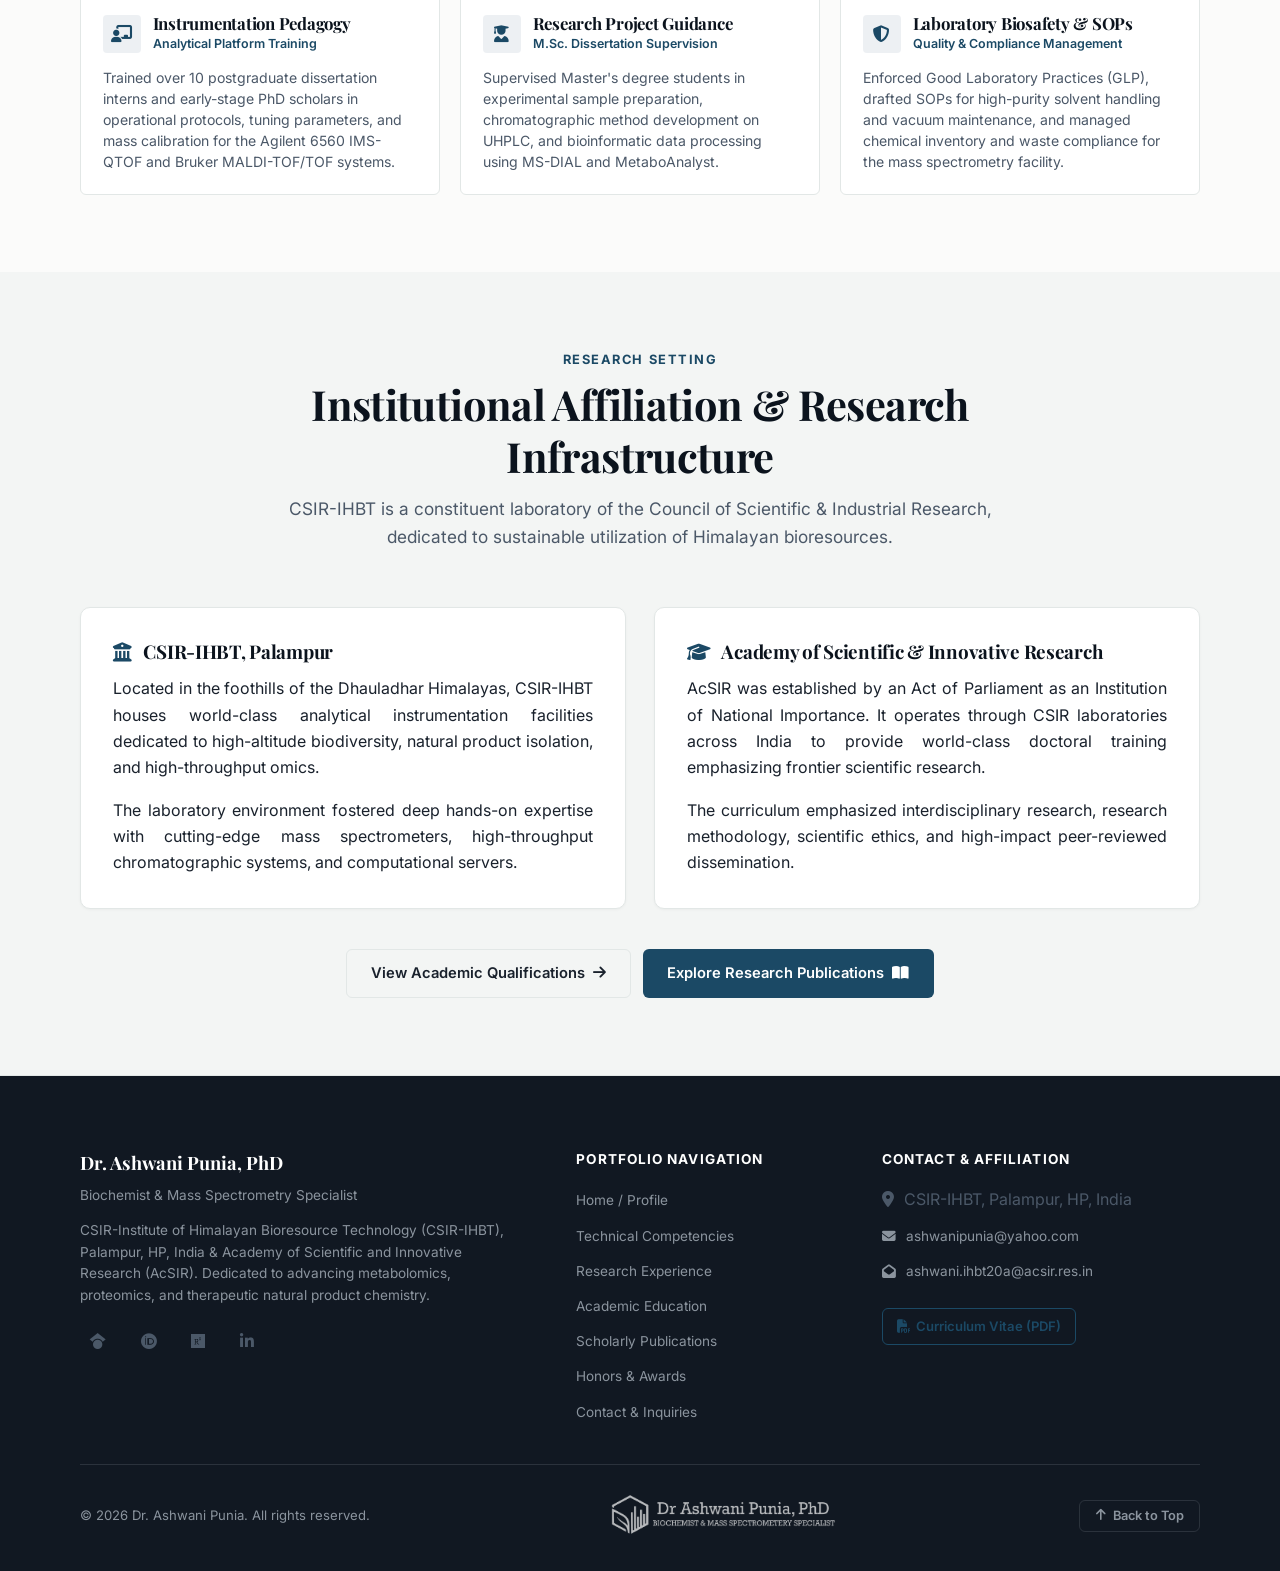
<file: experience.html>
<!DOCTYPE html>
<html lang="en" data-theme="editorial">
<head>
  <meta charset="UTF-8">
  <meta name="viewport" content="width=device-width, initial-scale=1.0">
  <meta name="description" content="Academic research appointments and doctoral research contributions of Dr. Ashwani Punia at CSIR-IHBT and AcSIR (2020–2025).">
  <meta name="author" content="Dr. Ashwani Punia">
  <title>Research Experience | Dr. Ashwani Punia, PhD</title>

  <!-- Open Graph / Social Metadata -->
  <meta property="og:type" content="website">
  <meta property="og:title" content="Academic &amp; Research Appointments | Dr. Ashwani Punia, PhD">
  <meta property="og:description" content="Doctoral research appointments, conference presentations, and laboratory leadership at CSIR-IHBT &amp; AcSIR.">
  <meta property="og:image" content="https://ashwanipunia.github.io/portfolio/FACE.png">
  <meta property="og:url" content="https://ashwanipunia.github.io/portfolio/experience.html">
  <meta name="twitter:card" content="summary_large_image">
  <meta name="twitter:title" content="Research Experience | Dr. Ashwani Punia, PhD">
  <meta name="twitter:description" content="Doctoral research in mass spectrometry-driven metabolomics, proteomics, and natural product discovery.">
  <meta name="twitter:image" content="https://ashwanipunia.github.io/portfolio/FACE.png">

  <!-- Favicon -->
  <link rel="icon" type="image/png" href="favicon.png">
  <link rel="apple-touch-icon" href="favicon.png">
  <link rel="canonical" href="https://ashwanipunia.github.io/portfolio/experience.html">

  <!-- Early theme initialization -->
  <script>
    (function() {
      try {
        var t = localStorage.getItem('theme');
        document.documentElement.setAttribute('data-theme', t || 'editorial');
      } catch (e) {
        document.documentElement.setAttribute('data-theme', 'editorial');
      }
    })();
  </script>

  <!-- Google Fonts & FontAwesome -->
  <link rel="preconnect" href="https://fonts.googleapis.com">
  <link rel="preconnect" href="https://fonts.gstatic.com" crossorigin>
  <link href="https://fonts.googleapis.com/css2?family=DM+Sans:ital,wght@0,400;0,500;0,600;0,700;1,400&family=Inter:wght@300;400;500;600;700&family=Playfair+Display:ital,wght@0,400;0,600;0,700;1,400;1,600;1,700&family=Plus+Jakarta+Sans:wght@400;500;600;700&family=Space+Grotesk:wght@400;500;600;700&display=swap" rel="stylesheet">
  <link rel="stylesheet" href="https://cdnjs.cloudflare.com/ajax/libs/font-awesome/6.5.1/css/all.min.css">

  <!-- Stylesheet -->
  <link rel="stylesheet" href="style.css">
</head>
<body id="top">
  <!-- Skip Link -->
  <a href="#main-content" class="skip-link">Skip to main content</a>

  <!-- Primary Profile Controller (Docked Left Control) -->
  <aside id="profile-controller" class="profile-controller" aria-label="Profile Display Controller">
    <button type="button" id="profile-controller-toggle" class="profile-controller-toggle" aria-expanded="false" title="Customize Profile Display">
      <i class="fa-solid fa-sliders" aria-hidden="true"></i>
      <span class="controller-toggle-label">Profile Lens</span>
    </button>
    <div class="profile-controller-panel" id="profile-controller-panel">
      <button type="button" id="profile-controller-close" class="controller-close-btn" aria-label="Close profile controller">
        <i class="fa-solid fa-xmark" aria-hidden="true"></i>
      </button>
      <div class="controller-header">
        <div class="controller-title-row">
          <i class="fa-solid fa-user-gear controller-icon" aria-hidden="true"></i>
          <h3 class="controller-title">Primary Profile Lens</h3>
        </div>
        <p class="controller-desc">Select which specialized scientific profile to emphasize to viewers:</p>
      </div>
      <div class="controller-options" role="radiogroup" aria-label="Select Academic Profile Persona">
        <label class="profile-opt-card active" data-profile="all">
          <input type="radio" name="profile_lens" value="all" checked>
          <div class="opt-content">
            <div class="opt-name"><i class="fa-solid fa-globe"></i> Comprehensive Profile</div>
            <div class="opt-meta">Full academic dossier across all disciplines</div>
          </div>
        </label>
        <label class="profile-opt-card" data-profile="metabolomics">
          <input type="radio" name="profile_lens" value="metabolomics">
          <div class="opt-content">
            <div class="opt-name"><i class="fa-solid fa-seedling"></i> Metabolomics Specialist</div>
            <div class="opt-meta">Secondary metabolism, IMS-QTOF, 266-compound map</div>
          </div>
        </label>
        <label class="profile-opt-card" data-profile="proteomics">
          <input type="radio" name="profile_lens" value="proteomics">
          <div class="opt-content">
            <div class="opt-name"><i class="fa-solid fa-dna"></i> Proteomics &amp; Systems Biology</div>
            <div class="opt-meta">Quantitative DIA/DDA, protein maps &amp; network biology</div>
          </div>
        </label>
        <label class="profile-opt-card" data-profile="discovery">
          <input type="radio" name="profile_lens" value="discovery">
          <div class="opt-content">
            <div class="opt-name"><i class="fa-solid fa-capsules"></i> Bioactive Peptides &amp; Drug Discovery</div>
            <div class="opt-meta">Natural products, cardioprotective leads &amp; docking</div>
          </div>
        </label>
      </div>
      <div class="controller-footer">
        <div class="active-lens-indicator">
          <span class="lens-dot"></span>
          <span id="active-lens-text">Showing: Comprehensive Profile</span>
        </div>
      </div>
    </div>
  </aside>

  <!-- Header / Navigation -->
  <header id="navbar">
    <div class="nav-container">
      <a href="index.html" class="brand" aria-label="Dr. Ashwani Punia Home">
        <img src="FACE.png" alt="Dr. Ashwani Punia" class="brand-avatar" width="38" height="38">
        <div class="brand-info">
          <span class="brand-name">Dr. Ashwani Punia</span>
          <span class="brand-sub"></span>
        </div>
      </a>

      <nav aria-label="Main Navigation">
        <ul class="nav-links" id="primary-navigation">
          <li class="nav-item"><a href="index.html" class="nav-link">Home</a></li>
          <li class="nav-item"><a href="skills.html" class="nav-link">Skills</a></li>
          <li class="nav-item"><a href="experience.html" class="nav-link active" aria-current="page">Experience</a></li>
          <li class="nav-item"><a href="education.html" class="nav-link">Education</a></li>
          <li class="nav-item"><a href="publications.html" class="nav-link">Publications</a></li>
          <li class="nav-item"><a href="awards.html" class="nav-link">Awards</a></li>
          <li class="nav-item"><a href="contact.html" class="nav-link">Contact</a></li>
          <li class="nav-item nav-mobile-cv">
            <a href="Ashwani_Punia_CV.pdf" target="_blank" rel="noopener noreferrer" class="btn btn-outline-gold btn-sm" style="width: 100%;">
              <i class="fa-solid fa-file-pdf" aria-hidden="true"></i> Download CV (PDF)
            </a>
          </li>
        </ul>
      </nav>

      <div class="nav-actions">
        <a href="Ashwani_Punia_CV.pdf" target="_blank" rel="noopener noreferrer" class="nav-cv-link" title="Download Academic Curriculum Vitae">
          <i class="fa-solid fa-file-pdf" aria-hidden="true"></i> <span>CV</span>
        </a>

        

        <!-- 4-Theme Switcher -->
        <div class="theme-switcher" role="group" aria-label="Visual Theme Switcher">
          
          <button type="button" class="theme-btn" data-theme="technical" aria-pressed="false" aria-label="Technical theme">
            <i class="fa-solid fa-terminal" aria-hidden="true"></i>
            <span></span>
          </button>
          <button type="button" class="theme-btn" data-theme="cosmic" aria-pressed="false" aria-label="Cosmic theme">
            <i class="fa-solid fa-atom" aria-hidden="true"></i>
            <span></span>
          </button>
        </div>

        <button class="hamburger" aria-label="Toggle navigation menu" aria-expanded="false" aria-controls="primary-navigation" type="button">
          <i class="fa-solid fa-bars" aria-hidden="true"></i>
        </button>
      </div>
    </div>
  </header>

  <main id="main-content">
    <!-- Page Header & Breadcrumb -->
    <section class="page-header">
      <div class="container">
        <nav class="breadcrumb" aria-label="Breadcrumb">
          <a href="index.html">Home</a>
          <span class="breadcrumb-separator" aria-hidden="true">/</span>
          <span class="breadcrumb-current" aria-current="page">Research Experience</span>
        </nav>
        <h1 class="page-title">Academic &amp; Research Experience</h1>
        <p class="page-lead">
          Doctoral research appointments, specialized methodological investigations, and scientific deliverables conducted at the Council of Scientific and Industrial Research – Institute of Himalayan Bioresource Technology (CSIR-IHBT).
        </p>
      </div>
    </section>

    <!-- Academic Research Timeline -->
          <!-- Primary Appointment -->
<section class="section" style="padding-top: 0;">
      <div class="container">
        <div class="timeline">
          <!-- Primary Appointment -->
          <div class="timeline-item">
            <div class="timeline-badge" aria-hidden="true"></div>
            <div class="timeline-content">
              <div class="timeline-date">
                <i class="fa-regular fa-calendar" style="margin-right: 0.35rem;" aria-hidden="true"></i> October 2026 – Till
              </div>
              <h2 class="timeline-title">Project Research Scientist 1</h2>
              <div class="timeline-institution">
                CSIR-Institute of Himalayan Bioresource Technology (CSIR-IHBT), Palampur, Himachal Pradesh, India
              </div>
              <p style="font-size: 0.88rem; color: var(--color-accent); font-weight: 600; margin-bottom: 0.85rem;">
                <i class="fa-solid fa-university" aria-hidden="true"></i> Project Title: PAN-India multicentric study on neurocpsticerosis: Unravelling its metabolomics and proteomics architecture to enables its diagnosis and understand epilepsy (CYST-OMICS) 
              </p>

              <p style="margin-bottom: 1.25rem; font-size: 0.98rem; color: var(--color-text);">
                Delving further into  metabolomics, quantitative proteomics, and the search for bioactive chemicals. Seeking out secondary metabolite routes and unlocking medicinal potential by integrating bioinformatics algorithms with high-resolution mass spectrometry.
              </p>

              <h3 style="font-size: 1.05rem; font-weight: 700; color: var(--color-heading); margin-bottom: 0.75rem;">
                Core Scientific Contributions &amp; Methodologies:
              </h3>
              <ul class="timeline-bullets">
                <li>
                  <strong>Multi-Omics Architecture & Biomarker Discovery:</strong> Spearhead metabolomics and proteomics discovery pipelines within the PAN-India multicentric CYST-OMICS consortium to identify and validate novel diagnostic biomarkers for neurocysticercosis (NCC).
                </li>
                <li>
                  <strong>Mechanistic Investigation:</strong> Characterize host-parasite metabolic and proteomic alterations across clinical cohorts to elucidate the molecular pathways driving NCC-induced epileptogenesis.
                </li>
                <li>
                  <strong>High-Throughput LC-MS Workflows:</strong> Direct end-to-end clinical sample preparation, quality control, and LC-MS analytical workflows for multi-site patient samples, ensuring high reproducibility and data integrity.
                </li>
                <li>
                  <strong>Cross-Institutional Collaboration:</strong> Coordinate sample logistics, standardized protocols, and multi-omics data integration across participating clinical and research centers at IIT-Mandi and CSIR-IHBT.
                </li>
                
              </ul>
            </div>
          </div>
    

    
          <div class="timeline-item">
            <div class="timeline-badge" aria-hidden="true"></div>
            <div class="timeline-content">
              <div class="timeline-date">
                <i class="fa-regular fa-calendar" style="margin-right: 0.35rem;" aria-hidden="true"></i> August 2020 – December 2025
              </div>
              <h2 class="timeline-title">PhD Researcher (Biological Sciences)</h2>
              <div class="timeline-institution">
                CSIR-Institute of Himalayan Bioresource Technology (CSIR-IHBT), Palampur, Himachal Pradesh, India
              </div>
              <p style="font-size: 0.88rem; color: var(--color-accent); font-weight: 600; margin-bottom: 0.85rem;">
                <i class="fa-solid fa-university" aria-hidden="true"></i> Degree-Granting Affiliation: Academy of Scientific and Innovative Research (AcSIR)
              </p>

              <p style="margin-bottom: 1.25rem; font-size: 0.98rem; color: var(--color-text);">
                Conducted over five years of intensive doctoral research focused on metabolomics, quantitative proteomics, phytochemical characterization, and bioactive compound discovery. Integrated analytical mass spectrometry with bioinformatics pipelines to map secondary metabolite pathways and investigate their therapeutic properties.
              </p>

              <h3 style="font-size: 1.05rem; font-weight: 700; color: var(--color-heading); margin-bottom: 0.75rem;">
                Core Scientific Contributions &amp; Methodologies:
              </h3>
              <ul class="timeline-bullets">
                <li>
                  <strong>Analytical Method Development for Endangered Species:</strong> Developed and validated a rapid, robust analytical methodology for the isolation, identification, and simultaneous quantification of eight therapeutic diterpenoid alkaloids from the critically endangered Himalayan medicinal plant <em>Aconitum heterophyllum</em> using UHPLC-DAD-QTOF-IMS (Ion Mobility Spectrometry).
                </li>
                <li>
                  <strong>Specialized Metabolite Reference Mapping:</strong> Constructed a comprehensive high-resolution metabolic reference map identifying 266 plant specialized compounds, generating authentic MS/MS fragmentation libraries and retention time/drift time profiles.
                </li>
                <li>
                  <strong>Targeted In Silico Lead Discovery:</strong> Conducted high-throughput molecular docking and network pharmacology analyses, discovering 80 high-potential bioactive leads for therapeutic applications against cardiovascular, antimicrobial, and metabolic targets.
                </li>
                <li>
                  <strong>Multi-Omics Photobiology Investigations:</strong> Leveraged coupled transcriptomic and metabolomic platforms to map light-dependent transcriptional cascades and enzymatic checkpoints regulating secondary metabolite biosynthesis under controlled photoperiods.
                </li>
                <li>
                  <strong>Cardioprotective Peptide Validation:</strong> Contributed to the multi-omics evaluation of a novel bioactive peptide (BP1), elucidating its protective mechanisms against isoproterenol-induced cardiomyopathy in zebrafish animal models through proteomic and histological assays.
                </li>
                <li>
                  <strong>Developmental Proteomics of Non-Model Plants:</strong> Generated proteomic and metabolomic datasets mapping seed germination and developmental stages in <em>Ferula assa-foetida</em> and dissected organ proteome maps in <em>Picrorhiza kurroa</em>.
                </li>
              </ul>
            </div>
          </div>
        </div>
      </div>
    </section>

    <!-- Academic Conference Presentations & Symposiums -->
    <section class="section section-alt" aria-labelledby="symposium-heading">
      <div class="container">
        <div class="section-header">
          <p class="section-kicker">Scholarly Dissemination</p>
          <h2 id="symposium-heading" class="section-title">Conference Presentations &amp; Symposiums</h2>
          <p class="section-subtitle">
            Invited research presentations, conference lectures, and poster symposiums presented at premier international and national scientific forums.
          </p>
        </div>

        <div class="symposium-list">
          <!-- Presentation 1 -->
          <article class="symposium-card">
            <div class="symposium-header">
              <div class="symposium-badge-row">
                <span class="badge badge-journal">International Conference</span>
                <span class="badge badge-year">June 2025</span>
                <span class="badge badge-if">ANRF ITS Grantee</span>
              </div>
              <div class="symposium-meta">
                <i class="fa-solid fa-location-dot" aria-hidden="true"></i> Baltimore, Maryland, USA
              </div>
            </div>
            <h3 class="symposium-title">
              Unraveling antioxidant and anti-inflammatory actions of <i>Aconitum heterophyllum</i> plant extract: Insights from metabolomics, molecular 
docking, and animal studies
            </h3>
            <div class="symposium-event">
              73rd ASMS Conference on Mass Spectrometry and Allied Topics (ASMS 2025)
            </div>
            <p class="symposium-desc">
              Characterized the tissue-specific metabolome of <i>Aconitum heterophyllum</i> (266 metabolites) and screened 10 bioactive candidates via molecular docking against antioxidant and immunomodulatory targets. Validated lead compounds (TC and CA) <i>in vitro</i> in RAW 264.7 macrophages, confirming potent ROS suppression, mitochondrial protection, and anti-inflammatory cytokine reduction (NO, IL-6, TNF-<i>α</i>, IL-1<i>β</i>) for pharmaceutical formulation.
            </p>
          </article>

          <!-- Presentation 2 -->
<article class="symposium-card">
            <div class="symposium-header">
              <div class="symposium-badge-row">
                <span class="badge badge-review">National Symposium</span>
                <span class="badge badge-year">September 2024</span>
                <span class="badge badge-if">CSIR Scientific Session</span>
              </div>
              <div class="symposium-meta">
                <i class="fa-solid fa-location-dot" aria-hidden="true"></i> CSIR-IHBT, Palampur, India
              </div>
            </div>
            <h3 class="symposium-title">
              Identification and quantitation of eight alkaloids in <i>Aconitum heterophyllum</i> using UHPLC-DAD-QTOF-IMS: A valuable tool for quality control 
            </h3>
            <div class="symposium-event">
              Seminar Series 2024
            </div>
            <p class="symposium-desc">
              Presented a  rapid, cost-effective analytical method with optimizing column, mobile phase, and run-time parameters to reduce solvent consumption, analysis time, and experimental costs. Established a scalable workflow for routine quality control (QC) and quantitative alkaloid profiling across diverse herbal formulations.
            </p>
          </article>
          

          <!-- Presentation 3 -->
          <article class="symposium-card">
            <div class="symposium-header">
              <div class="symposium-badge-row">
                <span class="badge badge-journal">International Symposium</span>
                <span class="badge badge-year">March 2024</span>
                <span class="badge badge-if" style="background-color: #FEF3C7; color: #92400E;"><i class="fa-solid fa-trophy" aria-hidden="true"></i> Best Poster Conferred</span>
              </div>
              <div class="symposium-meta">
                <i class="fa-solid fa-location-dot" aria-hidden="true"></i> University of Hyderabad, India
              </div>
            </div>
            <h3 class="symposium-title">
              Unique transcriptional landscape illustrates the diversified adaptation of medicinal plants to multifactorial stress combinations at high altitude
            </h3>
            <div class="symposium-event">
              International Symposium on Plant Biology and Functional Genomics
            </div>
            <p class="symposium-desc">
              Revealed molecular signatures linked with stress response and secondary metabolite buildup, hence supporting <em>Picrorhiza kurroa</em> adaptation, which is mostly controlled by a complex interaction of phytohormones, in a high-altitude alpine setting. The results identify a range of fresh candidate genes for resilience to climate change that would help to advance our studies on high-altitude alpine plant adaptations.
            </p>
          </article>
        </div>
      </div>
    </section>

    <!-- Mentorship, Teaching & Laboratory Management -->
    <section class="section" aria-labelledby="mentorship-heading">
      <div class="container">
        <div class="section-header">
          <p class="section-kicker">Academic Stewardship</p>
          <h2 id="mentorship-heading" class="section-title">Teaching, Mentorship &amp; Laboratory Leadership</h2>
          <p class="section-subtitle">
            Demonstrated commitment to junior scholar development, instrumentation pedagogy, and standard operating procedures (SOP) within the laboratory.
          </p>
        </div>

        <div class="mentorship-grid">
          <!-- Item 1 -->
          <div class="mentorship-card">
            <div class="mentorship-header">
              <div class="mentorship-icon" aria-hidden="true">
                <i class="fa-solid fa-chalkboard-user"></i>
              </div>
              <div>
                <h3 class="mentorship-title">Instrumentation Pedagogy</h3>
                <div class="mentorship-role">Analytical Platform Training</div>
              </div>
            </div>
            <p style="font-size: 0.88rem; color: var(--color-text-muted); line-height: 1.5; margin: 0;">
              Trained over 10 postgraduate dissertation interns and early-stage PhD scholars in operational protocols, tuning parameters, and mass calibration for the Agilent 6560 IMS-QTOF and Bruker MALDI-TOF/TOF systems.
            </p>
          </div>

          <!-- Item 2 -->
          <div class="mentorship-card">
            <div class="mentorship-header">
              <div class="mentorship-icon" aria-hidden="true">
                <i class="fa-solid fa-user-graduate"></i>
              </div>
              <div>
                <h3 class="mentorship-title">Research Project Guidance</h3>
                <div class="mentorship-role">M.Sc. Dissertation Supervision</div>
              </div>
            </div>
            <p style="font-size: 0.88rem; color: var(--color-text-muted); line-height: 1.5; margin: 0;">
              Supervised Master's degree students in experimental sample preparation, chromatographic method development on UHPLC, and bioinformatic data processing using MS-DIAL and MetaboAnalyst.
            </p>
          </div>

          <!-- Item 3 -->
          <div class="mentorship-card">
            <div class="mentorship-header">
              <div class="mentorship-icon" aria-hidden="true">
                <i class="fa-solid fa-shield-halved"></i>
              </div>
              <div>
                <h3 class="mentorship-title">Laboratory Biosafety &amp; SOPs</h3>
                <div class="mentorship-role">Quality &amp; Compliance Management</div>
              </div>
            </div>
            <p style="font-size: 0.88rem; color: var(--color-text-muted); line-height: 1.5; margin: 0;">
              Enforced Good Laboratory Practices (GLP), drafted SOPs for high-purity solvent handling and vacuum maintenance, and managed chemical inventory and waste compliance for the mass spectrometry facility.
            </p>
          </div>
        </div>
      </div>
    </section>

    <!-- Institutional Context & Laboratory Environment -->
    <section class="section section-alt" aria-labelledby="facility-heading">
      <div class="container">
        <div class="section-header">
          <p class="section-kicker">Research Setting</p>
          <h2 id="facility-heading" class="section-title">Institutional Affiliation &amp; Research Infrastructure</h2>
          <p class="section-subtitle">
            CSIR-IHBT is a constituent laboratory of the Council of Scientific &amp; Industrial Research, dedicated to sustainable utilization of Himalayan bioresources.
          </p>
        </div>

        <div class="editorial-grid-2">
          <div class="card">
            <h3 class="card-title">
              <i class="fa-solid fa-building-columns" style="color: var(--color-accent); margin-right: 0.5rem;" aria-hidden="true"></i>
              CSIR-IHBT, Palampur
            </h3>
            <p>
              Located in the foothills of the Dhauladhar Himalayas, CSIR-IHBT houses world-class analytical instrumentation facilities dedicated to high-altitude biodiversity, natural product isolation, and high-throughput omics.
            </p>
            <p style="margin-bottom: 0;">
              The laboratory environment fostered deep hands-on expertise with cutting-edge mass spectrometers, high-throughput chromatographic systems, and computational servers.
            </p>
          </div>

          <div class="card">
            <h3 class="card-title">
              <i class="fa-solid fa-graduation-cap" style="color: var(--color-accent); margin-right: 0.5rem;" aria-hidden="true"></i>
              Academy of Scientific &amp; Innovative Research
            </h3>
            <p>
              AcSIR was established by an Act of Parliament as an Institution of National Importance. It operates through CSIR laboratories across India to provide world-class doctoral training emphasizing frontier scientific research.
            </p>
            <p style="margin-bottom: 0;">
              The curriculum emphasized interdisciplinary research, research methodology, scientific ethics, and high-impact peer-reviewed dissemination.
            </p>
          </div>
        </div>

        <div style="margin-top: 2.5rem; text-align: center;">
          <a href="education.html" class="btn btn-secondary">
            View Academic Qualifications <i class="fa-solid fa-arrow-right" aria-hidden="true"></i>
          </a>
          <a href="publications.html" class="btn btn-primary" style="margin-left: 0.5rem;">
            Explore Research Publications <i class="fa-solid fa-book-open" aria-hidden="true"></i>
          </a>
        </div>
      </div>
    </section>
  </main>

  <!-- Shared Institutional Footer -->
  <footer>
    <div class="container">
      <div class="footer-grid">
        <div class="footer-col-brand">
          <div class="footer-brand-title">Dr. Ashwani Punia, PhD</div>
          <div class="footer-brand-role">Biochemist &amp; Mass Spectrometry Specialist</div>
          <p class="footer-brand-desc">
            CSIR-Institute of Himalayan Bioresource Technology (CSIR-IHBT), Palampur, HP, India &amp; Academy of Scientific and Innovative Research (AcSIR). Dedicated to advancing metabolomics, proteomics, and therapeutic natural product chemistry.
          </p>
          <div class="hero-profiles" style="border: none; padding-top: 0;">
            <a href="https://scholar.google.com/citations?view_op=list_works&amp;hl=en&amp;user=cunYBgoAAAAJ" target="_blank" rel="noopener noreferrer" class="profile-icon-link" title="Google Scholar" aria-label="Google Scholar profile">
              <i class="fa-brands fa-google-scholar" aria-hidden="true"></i>
            </a>
            <a href="https://orcid.org/0009-0001-9700-7668" target="_blank" rel="noopener noreferrer" class="profile-icon-link" title="ORCID Profile" aria-label="ORCID profile">
              <i class="fa-brands fa-orcid" aria-hidden="true"></i>
            </a>
            <a href="https://www.researchgate.net/profile/Ashwani-Punia-2?ev=hdr_xprf" target="_blank" rel="noopener noreferrer" class="profile-icon-link" title="ResearchGate" aria-label="ResearchGate profile">
              <i class="fa-brands fa-researchgate" aria-hidden="true"></i>
            </a>
            <a href="https://www.linkedin.com/in/ashwani-punia-a8b10917b/" target="_blank" rel="noopener noreferrer" class="profile-icon-link" title="LinkedIn" aria-label="LinkedIn profile">
              <i class="fa-brands fa-linkedin-in" aria-hidden="true"></i>
            </a>
          </div>
        </div>

        <div>
          <div class="footer-col-title">Portfolio Navigation</div>
          <ul class="footer-links-list">
            <li><a href="index.html" class="footer-link">Home / Profile</a></li>
            <li><a href="skills.html" class="footer-link">Technical Competencies</a></li>
            <li><a href="experience.html" class="footer-link">Research Experience</a></li>
            <li><a href="education.html" class="footer-link">Academic Education</a></li>
            <li><a href="publications.html" class="footer-link">Scholarly Publications</a></li>
            <li><a href="awards.html" class="footer-link">Honors &amp; Awards</a></li>
            <li><a href="contact.html" class="footer-link">Contact &amp; Inquiries</a></li>
          </ul>
        </div>

        <div>
          <div class="footer-col-title">Contact &amp; Affiliation</div>
          <ul class="footer-links-list">
            <li><span style="color: var(--color-text-muted);"><i class="fa-solid fa-location-dot" style="margin-right: 0.4rem;" aria-hidden="true"></i> CSIR-IHBT, Palampur, HP, India</span></li>
            <li><a href="mailto:ashwanipunia@yahoo.com" class="footer-link"><i class="fa-solid fa-envelope" style="margin-right: 0.4rem;" aria-hidden="true"></i> ashwanipunia@yahoo.com</a></li>
            <li><a href="mailto:ashwani.ihbt20a@acsir.res.in" class="footer-link"><i class="fa-solid fa-envelope-open" style="margin-right: 0.4rem;" aria-hidden="true"></i> ashwani.ihbt20a@acsir.res.in</a></li>
            
            <li style="margin-top: 1rem;"><a href="Ashwani_Punia_CV.pdf" target="_blank" rel="noopener noreferrer" class="nav-cv-link" style="display: inline-flex;"><i class="fa-solid fa-file-pdf" aria-hidden="true"></i> Curriculum Vitae (PDF)</a></li>
          </ul>
        </div>
      </div>

      <div class="footer-bottom">
        <div>
          &copy; 2026 Dr. Ashwani Punia. All rights reserved.
        </div>
        <div class="footer-logo-wrap">
          <img src="logo.png" alt="CSIR-IHBT Institutional Logo" width="180" height="36">
        </div>
        <div>
          <button class="back-to-top" type="button" aria-label="Back to top of page">
            <i class="fa-solid fa-arrow-up" aria-hidden="true"></i> Back to Top
          </button>
        </div>
      </div>
    </div>
  </footer>

  <script src="script.js"></script>
</body>
</html>
</file>
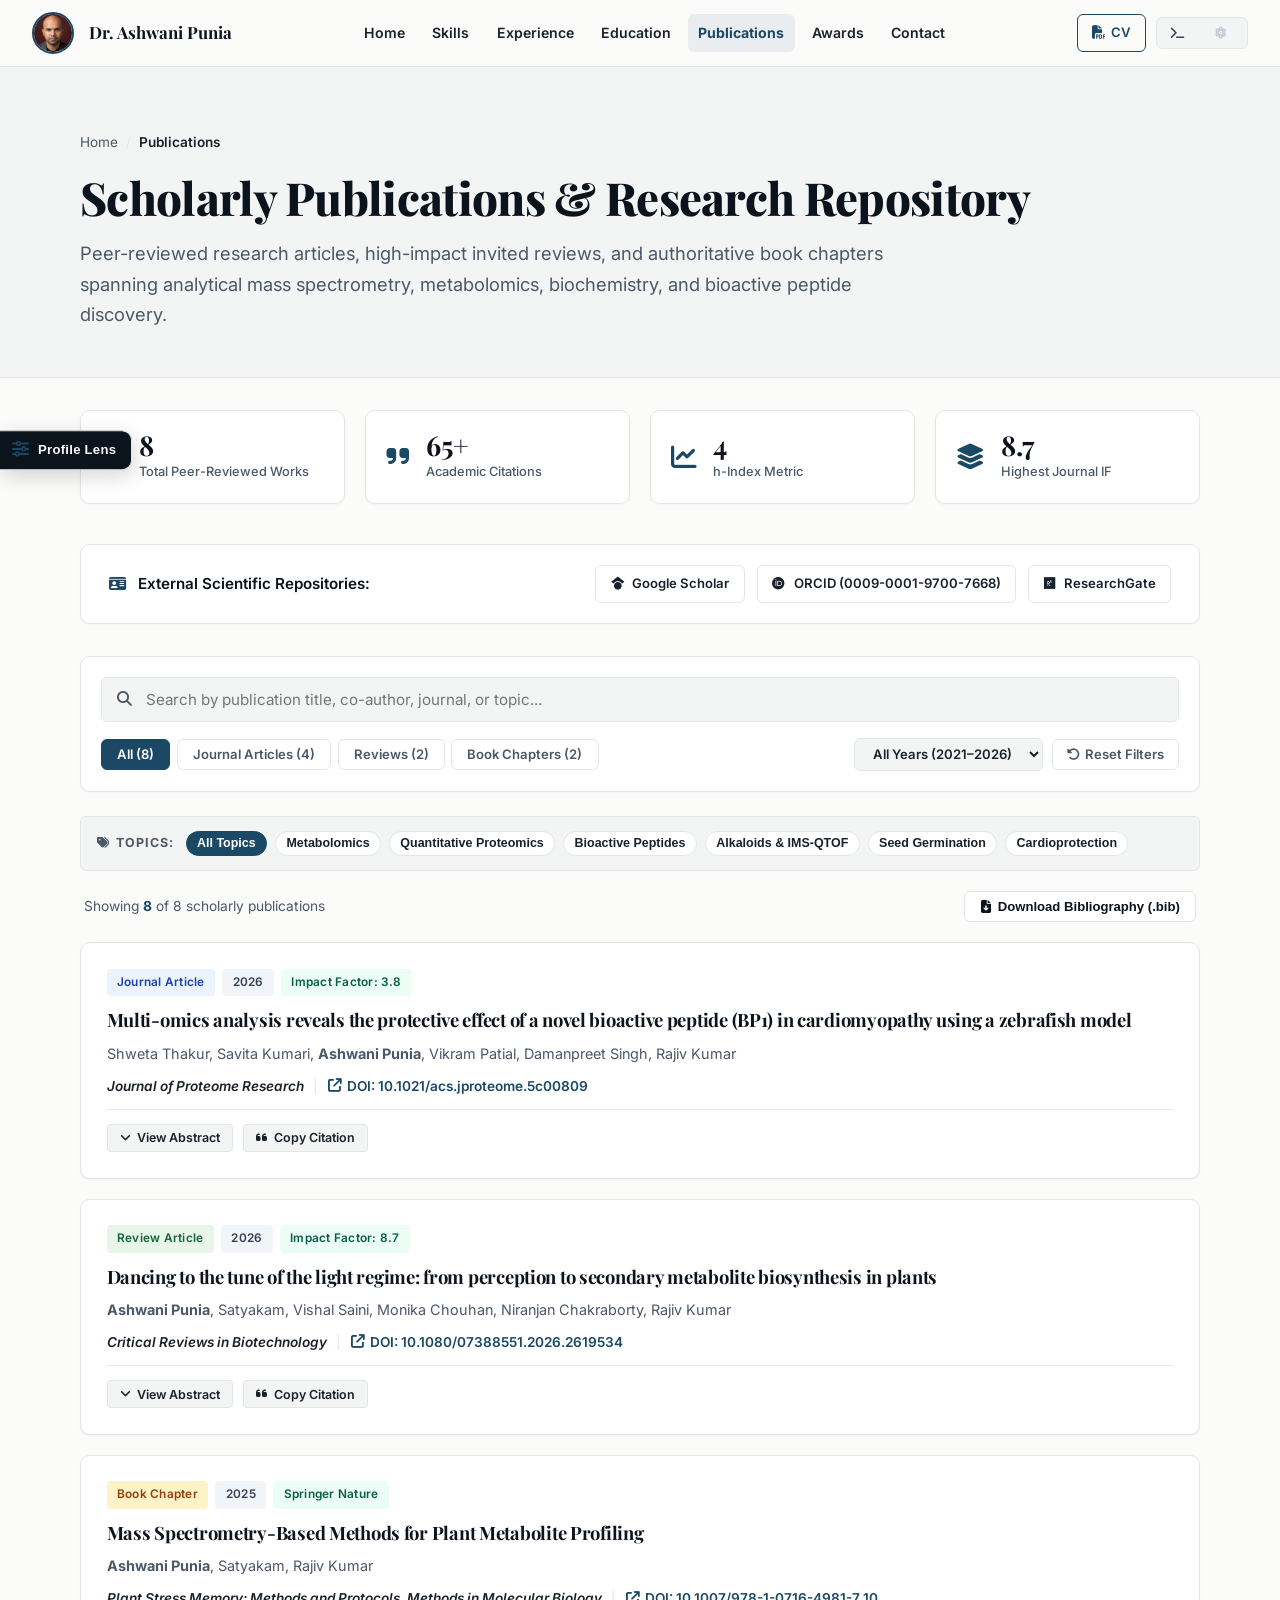
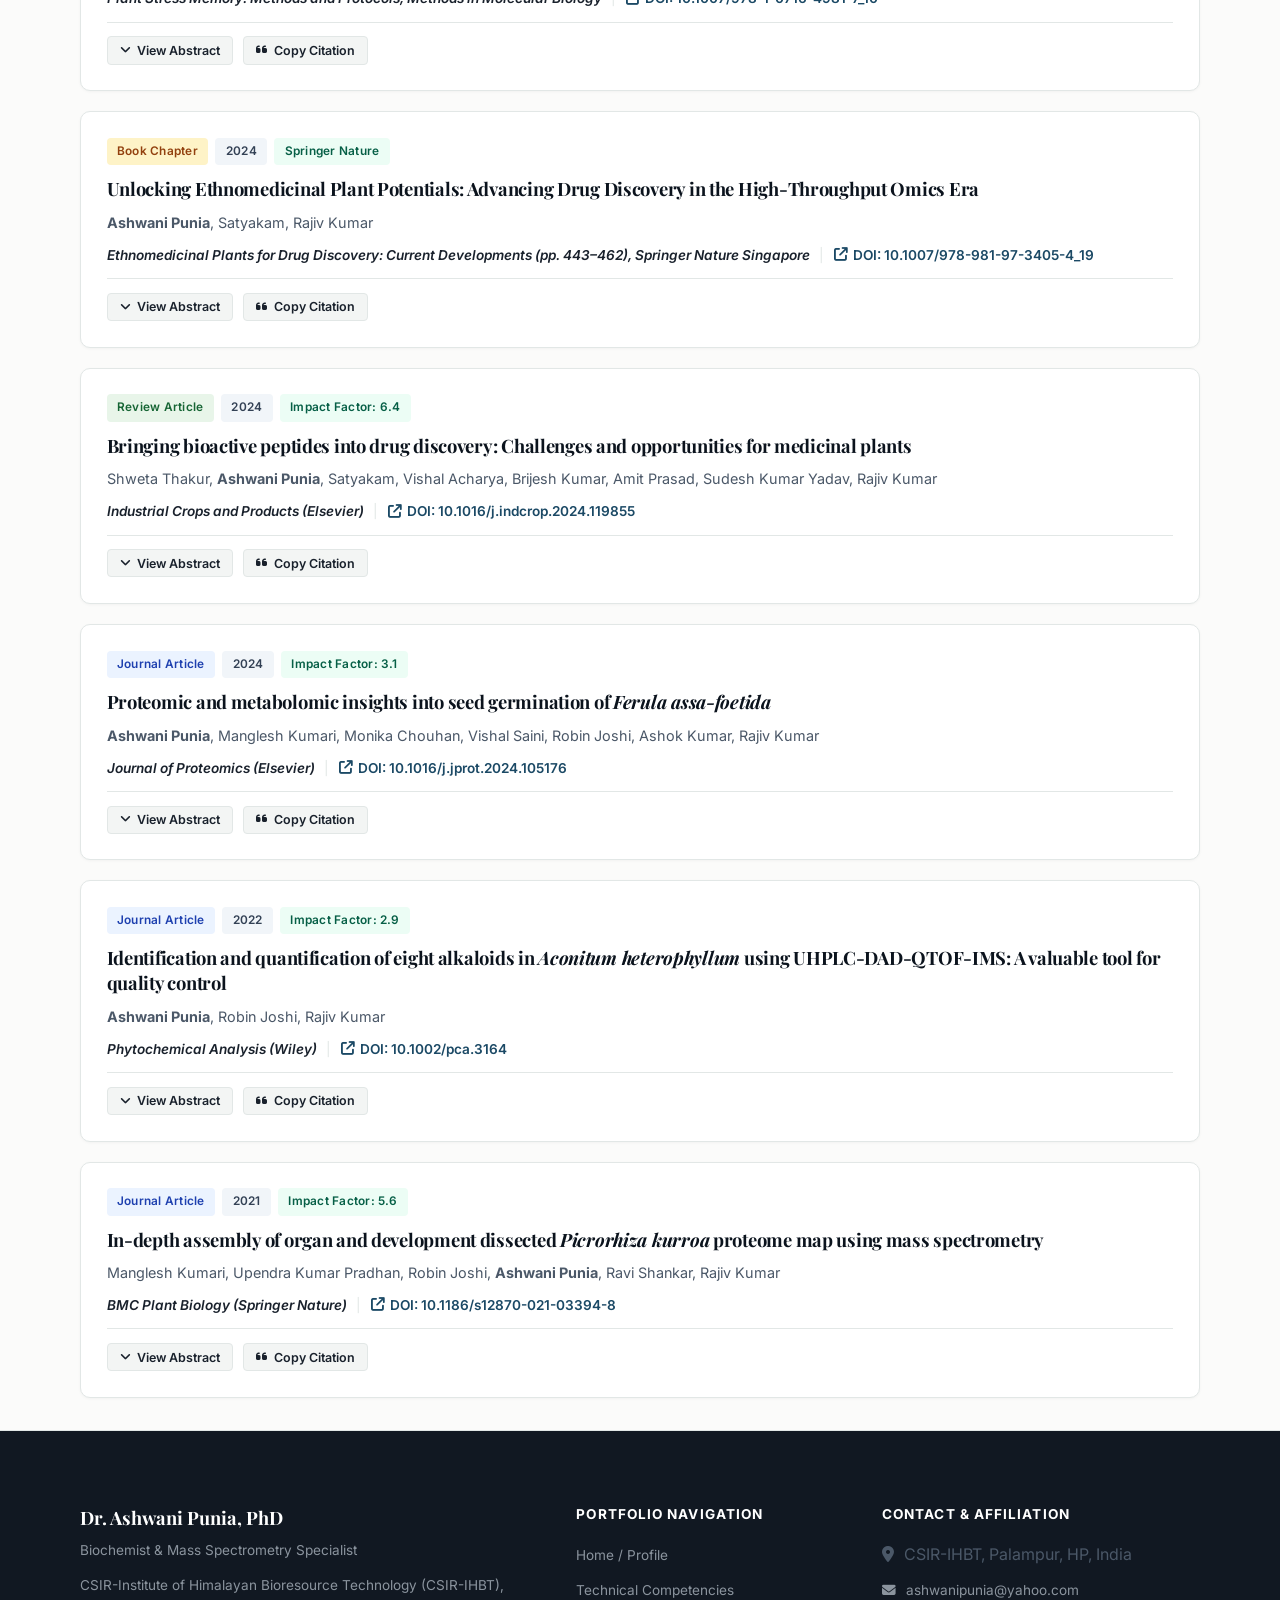
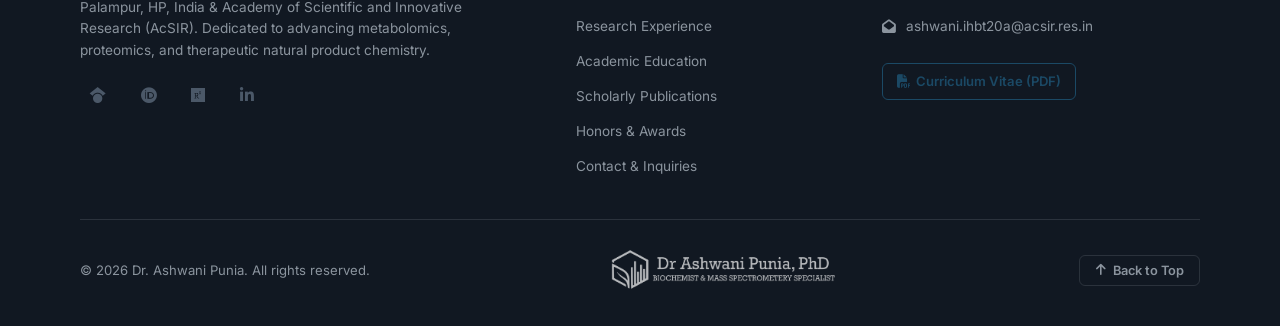
<file: publications.html>
<!DOCTYPE html>
<html lang="en" data-theme="editorial">
<head>
  <meta charset="UTF-8">
  <meta name="viewport" content="width=device-width, initial-scale=1.0">
  <meta name="description" content="Peer-reviewed publications, reviews, and book chapters authored by Dr. Ashwani Punia in high-impact journals including Journal of Proteome Research, Critical Reviews in Biotechnology, and Journal of Proteomics.">
  <meta name="author" content="Dr. Ashwani Punia">
  <title>Scholarly Publications &amp; Research Repository | Dr. Ashwani Punia, PhD</title>

  <!-- Open Graph / Social Metadata -->
  <meta property="og:type" content="website">
  <meta property="og:title" content="Scholarly Publications &amp; Research Repository | Dr. Ashwani Punia, PhD">
  <meta property="og:description" content="Peer-reviewed scholarly articles, reviews, and book chapters in metabolomics, proteomics, and phytochemistry.">
  <meta property="og:image" content="https://ashwanipunia.github.io/portfolio/FACE.png">
  <meta property="og:url" content="https://ashwanipunia.github.io/portfolio/publications.html">
  <meta name="twitter:card" content="summary_large_image">
  <meta name="twitter:title" content="Scholarly Publications | Dr. Ashwani Punia, PhD">
  <meta name="twitter:description" content="Peer-reviewed articles, reviews, and book chapters in metabolomics, proteomics, and natural product discovery.">
  <meta name="twitter:image" content="https://ashwanipunia.github.io/portfolio/FACE.png">

  <!-- Google Scholar Highwire Press Citation Indexing Metadata -->
  <meta name="citation_author" content="Punia, Ashwani">
  <meta name="citation_author_institution" content="CSIR-Institute of Himalayan Bioresource Technology">
  <meta name="citation_title" content="Multi-omics analysis reveals the protective effect of a novel bioactive peptide (BP1) in cardiomyopathy using a zebrafish model">
  <meta name="citation_publication_date" content="2026">
  <meta name="citation_journal_title" content="Journal of Proteome Research">
  <meta name="citation_doi" content="10.1021/acs.jproteome.5c00809">
  <meta name="citation_title" content="Dancing to the tune of the light regime: from perception to secondary metabolite biosynthesis in plants">
  <meta name="citation_publication_date" content="2026">
  <meta name="citation_journal_title" content="Critical Reviews in Biotechnology">
  <meta name="citation_doi" content="10.1080/07388551.2026.2619534">
  <meta name="citation_title" content="Proteomic and metabolomic insights into seed germination of Ferula assa-foetida">
  <meta name="citation_publication_date" content="2024">
  <meta name="citation_journal_title" content="Journal of Proteomics">
  <meta name="citation_doi" content="10.1016/j.jprot.2024.105176">
  <meta name="citation_title" content="Identification and quantification of eight alkaloids in Aconitum heterophyllum using UHPLC-DAD-QTOF-IMS: A valuable tool for quality control">
  <meta name="citation_publication_date" content="2022">
  <meta name="citation_journal_title" content="Phytochemical Analysis">
  <meta name="citation_doi" content="10.1002/pca.3164">
  <meta name="citation_title" content="In-depth assembly of organ and development dissected Picrorhiza kurroa proteome map using mass spectrometry">
  <meta name="citation_publication_date" content="2021">
  <meta name="citation_journal_title" content="BMC Plant Biology">
  <meta name="citation_doi" content="10.1186/s12870-021-03394-8">

  <!-- Favicon -->
  <link rel="icon" type="image/png" href="favicon.png">
  <link rel="apple-touch-icon" href="favicon.png">
  <link rel="canonical" href="https://ashwanipunia.github.io/portfolio/publications.html">

  <!-- Early theme initialization -->
  <script>
    (function() {
      try {
        var t = localStorage.getItem('theme');
        document.documentElement.setAttribute('data-theme', t || 'editorial');
      } catch (e) {
        document.documentElement.setAttribute('data-theme', 'editorial');
      }
    })();
  </script>

  <!-- Google Fonts & FontAwesome -->
  <link rel="preconnect" href="https://fonts.googleapis.com">
  <link rel="preconnect" href="https://fonts.gstatic.com" crossorigin>
  <link href="https://fonts.googleapis.com/css2?family=DM+Sans:ital,wght@0,400;0,500;0,600;0,700;1,400&family=Inter:wght@300;400;500;600;700&family=Playfair+Display:ital,wght@0,400;0,600;0,700;1,400;1,600;1,700&family=Plus+Jakarta+Sans:wght@400;500;600;700&family=Space+Grotesk:wght@400;500;600;700&display=swap" rel="stylesheet">
  <link rel="stylesheet" href="https://cdnjs.cloudflare.com/ajax/libs/font-awesome/6.5.1/css/all.min.css">

  <!-- Stylesheet -->
  <link rel="stylesheet" href="style.css">
</head>
<body id="top">
  <!-- Skip Link -->
  <a href="#main-content" class="skip-link">Skip to main content</a>

  <!-- Primary Profile Controller (Docked Left Control) -->
  <aside id="profile-controller" class="profile-controller" aria-label="Profile Display Controller">
    <button type="button" id="profile-controller-toggle" class="profile-controller-toggle" aria-expanded="false" title="Customize Profile Display">
      <i class="fa-solid fa-sliders" aria-hidden="true"></i>
      <span class="controller-toggle-label">Profile Lens</span>
    </button>
    <div class="profile-controller-panel" id="profile-controller-panel">
      <button type="button" id="profile-controller-close" class="controller-close-btn" aria-label="Close profile controller">
        <i class="fa-solid fa-xmark" aria-hidden="true"></i>
      </button>
      <div class="controller-header">
        <div class="controller-title-row">
          <i class="fa-solid fa-user-gear controller-icon" aria-hidden="true"></i>
          <h3 class="controller-title">Primary Profile Lens</h3>
        </div>
        <p class="controller-desc">Select which specialized scientific profile to emphasize to viewers:</p>
      </div>
      <div class="controller-options" role="radiogroup" aria-label="Select Academic Profile Persona">
        <label class="profile-opt-card active" data-profile="all">
          <input type="radio" name="profile_lens" value="all" checked>
          <div class="opt-content">
            <div class="opt-name"><i class="fa-solid fa-globe"></i> Comprehensive Profile</div>
            <div class="opt-meta">Full academic dossier across all disciplines</div>
          </div>
        </label>
        <label class="profile-opt-card" data-profile="metabolomics">
          <input type="radio" name="profile_lens" value="metabolomics">
          <div class="opt-content">
            <div class="opt-name"><i class="fa-solid fa-seedling"></i> Metabolomics Specialist</div>
            <div class="opt-meta">Secondary metabolism, IMS-QTOF, 266-compound map</div>
          </div>
        </label>
        <label class="profile-opt-card" data-profile="proteomics">
          <input type="radio" name="profile_lens" value="proteomics">
          <div class="opt-content">
            <div class="opt-name"><i class="fa-solid fa-dna"></i> Proteomics &amp; Systems Biology</div>
            <div class="opt-meta">Quantitative DIA/DDA, protein maps &amp; network biology</div>
          </div>
        </label>
        <label class="profile-opt-card" data-profile="discovery">
          <input type="radio" name="profile_lens" value="discovery">
          <div class="opt-content">
            <div class="opt-name"><i class="fa-solid fa-capsules"></i> Bioactive Peptides &amp; Drug Discovery</div>
            <div class="opt-meta">Natural products, cardioprotective leads &amp; docking</div>
          </div>
        </label>
      </div>
      <div class="controller-footer">
        <div class="active-lens-indicator">
          <span class="lens-dot"></span>
          <span id="active-lens-text">Showing: Comprehensive Profile</span>
        </div>
      </div>
    </div>
  </aside>

  <!-- Header / Navigation -->
  <header id="navbar">
    <div class="nav-container">
      <a href="index.html" class="brand" aria-label="Dr. Ashwani Punia Home">
        <img src="FACE.png" alt="Dr. Ashwani Punia" class="brand-avatar" width="38" height="38">
        <div class="brand-info">
          <span class="brand-name">Dr. Ashwani Punia</span>
          <span class="brand-sub"></span>
        </div>
      </a>

      <nav aria-label="Main Navigation">
        <ul class="nav-links" id="primary-navigation">
          <li class="nav-item"><a href="index.html" class="nav-link">Home</a></li>
          <li class="nav-item"><a href="skills.html" class="nav-link">Skills</a></li>
          <li class="nav-item"><a href="experience.html" class="nav-link">Experience</a></li>
          <li class="nav-item"><a href="education.html" class="nav-link">Education</a></li>
          <li class="nav-item"><a href="publications.html" class="nav-link active" aria-current="page">Publications</a></li>
          <li class="nav-item"><a href="awards.html" class="nav-link">Awards</a></li>
          <li class="nav-item"><a href="contact.html" class="nav-link">Contact</a></li>
          <li class="nav-item nav-mobile-cv">
            <a href="Ashwani_Punia_CV.pdf" target="_blank" rel="noopener noreferrer" class="btn btn-outline-gold btn-sm" style="width: 100%;">
              <i class="fa-solid fa-file-pdf" aria-hidden="true"></i> Download CV (PDF)
            </a>
          </li>
        </ul>
      </nav>

      <div class="nav-actions">
        <a href="Ashwani_Punia_CV.pdf" target="_blank" rel="noopener noreferrer" class="nav-cv-link" title="Download Academic Curriculum Vitae">
          <i class="fa-solid fa-file-pdf" aria-hidden="true"></i> <span>CV</span>
        </a>

        
        <!-- 4-Theme Switcher -->
        <div class="theme-switcher" role="group" aria-label="Visual Theme Switcher">
          
          <button type="button" class="theme-btn" data-theme="technical" aria-pressed="false" aria-label="Technical theme">
            <i class="fa-solid fa-terminal" aria-hidden="true"></i>
            <span></span>
          </button>
          <button type="button" class="theme-btn" data-theme="cosmic" aria-pressed="false" aria-label="Cosmic theme">
            <i class="fa-solid fa-atom" aria-hidden="true"></i>
            <span></span>
          </button>
        </div>

        <button class="hamburger" aria-label="Toggle navigation menu" aria-expanded="false" aria-controls="primary-navigation" type="button">
          <i class="fa-solid fa-bars" aria-hidden="true"></i>
        </button>
      </div>
    </div>
  </header>

  <main id="main-content">
    <!-- Page Header & Breadcrumb -->
    <section class="page-header">
      <div class="container">
        <nav class="breadcrumb" aria-label="Breadcrumb">
          <a href="index.html">Home</a>
          <span class="breadcrumb-separator" aria-hidden="true">/</span>
          <span class="breadcrumb-current" aria-current="page">Publications</span>
        </nav>
        <h1 class="page-title">Scholarly Publications &amp; Research Repository</h1>
        <p class="page-lead">
          Peer-reviewed research articles, high-impact invited reviews, and authoritative book chapters spanning analytical mass spectrometry, metabolomics, biochemistry, and bioactive peptide discovery.
        </p>
      </div>
    </section>

    <!-- Metrics Banner -->
    <section class="section" style="padding-top: 0; padding-bottom: 2rem;">
      <div class="container">
        <div class="metrics-banner">
          <div class="metric-item">
            <div class="metric-icon" aria-hidden="true"><i class="fa-solid fa-book-journal-whills"></i></div>
            <div>
              <div class="metric-number">8</div>
              <div class="metric-label">Total Peer-Reviewed Works</div>
            </div>
          </div>
          <div class="metric-item">
            <div class="metric-icon" aria-hidden="true"><i class="fa-solid fa-quote-right"></i></div>
            <div>
              <div class="metric-number">65+</div>
              <div class="metric-label">Academic Citations</div>
            </div>
          </div>
          <div class="metric-item">
            <div class="metric-icon" aria-hidden="true"><i class="fa-solid fa-chart-line"></i></div>
            <div>
              <div class="metric-number">4</div>
              <div class="metric-label">h-Index Metric</div>
            </div>
          </div>
          <div class="metric-item">
            <div class="metric-icon" aria-hidden="true"><i class="fa-solid fa-layer-group"></i></div>
            <div>
              <div class="metric-number">8.7</div>
              <div class="metric-label">Highest Journal IF</div>
            </div>
          </div>
        </div>

        <!-- Academic Profile Links Banner -->
        <div class="card" style="padding: 1.25rem 1.75rem; display: flex; flex-wrap: wrap; align-items: center; justify-content: space-between; gap: 1rem; margin-bottom: 2rem;">
          <div style="font-size: 0.95rem; font-weight: 600; color: var(--color-heading);">
            <i class="fa-solid fa-id-card" style="color: var(--color-accent); margin-right: 0.5rem;" aria-hidden="true"></i> External Scientific Repositories:
          </div>
          <div style="display: flex; flex-wrap: wrap; gap: 0.75rem;">
            <a href="https://scholar.google.com/citations?view_op=list_works&amp;hl=en&amp;user=cunYBgoAAAAJ" target="_blank" rel="noopener noreferrer" class="btn btn-secondary btn-sm">
              <i class="fa-brands fa-google-scholar" aria-hidden="true"></i> Google Scholar
            </a>
            <a href="https://orcid.org/0009-0001-9700-7668" target="_blank" rel="noopener noreferrer" class="btn btn-secondary btn-sm">
              <i class="fa-brands fa-orcid" aria-hidden="true"></i> ORCID (0009-0001-9700-7668)
            </a>
            <a href="https://www.researchgate.net/profile/Ashwani-Punia-2?ev=hdr_xprf" target="_blank" rel="noopener noreferrer" class="btn btn-secondary btn-sm">
              <i class="fa-brands fa-researchgate" aria-hidden="true"></i> ResearchGate
            </a>
          </div>
        </div>

        <!-- Interactive Search & Filtering Toolbar -->
        <div class="pub-toolbar" aria-label="Publication search and filters">
          <div class="pub-search-wrap">
            <i class="fa-solid fa-search pub-search-icon" aria-hidden="true"></i>
            <input
              type="search"
              id="pub-search"
              class="pub-search-input"
              placeholder="Search by publication title, co-author, journal, or topic..."
              aria-label="Search publications"
            >
          </div>

          <div class="pub-filter-controls">
            <div class="pub-type-filters" role="tablist" aria-label="Filter publications by type">
              <button type="button" class="pub-filter-btn active" data-filter="all" role="tab" aria-selected="true">All (8)</button>
              <button type="button" class="pub-filter-btn" data-filter="journal" role="tab" aria-selected="false">Journal Articles (4)</button>
              <button type="button" class="pub-filter-btn" data-filter="review" role="tab" aria-selected="false">Reviews (2)</button>
              <button type="button" class="pub-filter-btn" data-filter="book" role="tab" aria-selected="false">Book Chapters (2)</button>
            </div>

            <div class="pub-filter-secondary">
              <label for="pub-year-select" class="sr-only">Filter by Publication Year</label>
              <select id="pub-year-select" class="pub-year-select" aria-label="Select publication year">
                <option value="all">All Years (2021–2026)</option>
                <option value="2026">2026</option>
                <option value="2025">2025</option>
                <option value="2024">2024</option>
                <option value="2022">2022</option>
                <option value="2021">2021</option>
              </select>

              <button type="button" id="pub-clear-btn" class="pub-clear-btn" title="Reset all active search and filters">
                <i class="fa-solid fa-rotate-left" aria-hidden="true"></i> Reset Filters
              </button>
            </div>
          </div>
        </div>

        <!-- Research Topic & Keyword Cloud Filter -->
        <div class="pub-theme-cloud" aria-label="Filter publications by research topic">
          <span class="pub-theme-label"><i class="fa-solid fa-tags" aria-hidden="true"></i> Topics:</span>
          <button type="button" class="pub-theme-pill active" data-theme-filter="all">All Topics</button>
          <button type="button" class="pub-theme-pill" data-theme-filter="metabolomics">Metabolomics</button>
          <button type="button" class="pub-theme-pill" data-theme-filter="proteomics">Quantitative Proteomics</button>
          <button type="button" class="pub-theme-pill" data-theme-filter="discovery">Bioactive Peptides</button>
          <button type="button" class="pub-theme-pill" data-theme-filter="alkaloid">Alkaloids &amp; IMS-QTOF</button>
          <button type="button" class="pub-theme-pill" data-theme-filter="seed">Seed Germination</button>
          <button type="button" class="pub-theme-pill" data-theme-filter="cardiomyopathy">Cardioprotection</button>
        </div>

        <!-- Results Counter Bar with BibTeX Download Action -->
        <div class="pub-results-bar" style="display: flex; flex-wrap: wrap; align-items: center; justify-content: space-between; gap: 0.75rem;">
          <div>
            Showing <span id="pub-count-display" class="pub-count-highlight">8</span> of 8 scholarly publications
          </div>
          <div style="display: flex; align-items: center; gap: 0.75rem;">
            <button type="button" id="download-all-bibtex" class="btn-bibtex" title="Download complete bibliography in BibTeX format for Zotero, Mendeley, EndNote, LaTeX">
              <i class="fa-solid fa-file-arrow-down" aria-hidden="true"></i> Download Bibliography (.bib)
            </button>
          </div>
        </div>

        <!-- Publication List -->
        <div id="publications-container" class="publications-list" role="region" aria-live="polite" aria-label="Publications repository">

          <!-- Publication 1 -->
          <article class="pub-card" data-pub-type="journal" data-pub-year="2026" data-profile="discovery">
            <div class="pub-header-badges">
              <span class="badge badge-journal">Journal Article</span>
              <span class="badge badge-year">2026</span>
              <span class="badge badge-if">Impact Factor: 3.8</span>
            </div>
            <h2 class="pub-title">
              <a href="https://pubs.acs.org/doi/pdf/10.1021/acs.jproteome.5c00809" target="_blank" rel="noopener noreferrer">
                Multi-omics analysis reveals the protective effect of a novel bioactive peptide (BP1) in cardiomyopathy using a zebrafish model
              </a>
            </h2>
            <p class="pub-authors">
              Shweta Thakur, Savita Kumari, <strong>Ashwani Punia</strong>, Vikram Patial, Damanpreet Singh, Rajiv Kumar
            </p>
            <div class="pub-meta-row">
              <span class="pub-journal-name">Journal of Proteome Research</span>
              <span class="pub-meta-separator" aria-hidden="true">|</span>
              <a href="https://doi.org/10.1021/acs.jproteome.5c00809" target="_blank" rel="noopener noreferrer" class="pub-doi-pill" title="Open persistent DOI link">
                <i class="fa-solid fa-arrow-up-right-from-square" aria-hidden="true"></i> DOI: 10.1021/acs.jproteome.5c00809
              </a>
            </div>
            <div class="pub-card-actions">
              <button type="button" class="pub-accordion-toggle" aria-expanded="false" aria-controls="pub-abstract-1">
                <i class="fa-solid fa-angle-down" aria-hidden="true"></i>
                <span>View Abstract</span>
              </button>
              <button type="button" class="copy-cite-btn" data-citation="Thakur, S., Kumari, S., Punia, A., Patial, V., Singh, D., &amp; Kumar, R. (2026). Multi-omics analysis reveals the protective effect of a novel bioactive peptide (BP1) in cardiomyopathy using a zebrafish model. Journal of Proteome Research. https://doi.org/10.1021/acs.jproteome.5c00809" data-bibtex="@article{thakur2026multiomics, title={Multi-omics analysis reveals the protective effect of a novel bioactive peptide (BP1) in cardiomyopathy using a zebrafish model}, author={Thakur, Shweta and Kumari, Savita and Punia, Ashwani and Patial, Vikram and Singh, Damanpreet and Kumar, Rajiv}, journal={Journal of Proteome Research}, year={2026}, doi={10.1021/acs.jproteome.5c00809}}" aria-label="Copy citation for Multi-omics analysis reveals the protective effect of a novel bioactive peptide (BP1)">
                <i class="fa-solid fa-quote-left" aria-hidden="true"></i>
                <span>Copy Citation</span>
              </button>
            </div>
            <div id="pub-abstract-1" class="pub-accordion-content" hidden>
              <div class="pub-abstract-inner">
                <p><strong>Abstract:</strong> Medicinal plants have been used in traditional healthcare systems and drug discovery since ancient times, owing to their storage of natural products, including bioactive metabolites and peptides. Bioactive peptides (BPs) are reported to have diverse therapeutic potential and are used for the treatment/prevention of many lifelong diseases, including cardiovascular. In our previous work, we isolated and characterized a bioactive peptide, ASGLCPEEAVPRR (BP1), from <i>Picrorhiza kurroa</i> and hypothesized that BP1 possesses angiotensin-converting enzyme (ACE) inhibitory activity, which has a cardioprotective role; however, a system-level understanding of its cardioprotective and metabolic control is needed to validate the hypothesis. Here, we investigated the cardioprotective effect of BP1 in zebrafish larvae and adult models of isoproterenol (ISO)- and doxorubicin (DOX)-induced cardiac damage, respectively. Following the treatment, the cardiac morphology, cardiac functional parameters, transcriptome, and metabolome were studied. Results indicated that treatment with BP1 significantly reduced ISO-induced cardiac dysfunction in zebrafish larvae. Similarly, BP1 pretreatment effectively mitigated the DOX-induced pathological changes in the myocardium of zebrafish. Transcriptomic and weighted gene coexpression network analysis (WGCNA) showed attenuation in the expression of genes associated with protein synthesis, metabolic pathways, signaling pathways, and cardiac muscle contraction, among others, following BP1 treatment in the DOX-induced cardiotoxicity model. Untargeted metabolomics revealed metabolic pathways such as sphingolipid, riboflavin, and glutathione metabolism, among others, involved in attenuating DOX-induced cardiotoxicity by BP1. Our results concluded that BP1 treatment showed cardioprotection in zebrafish <i>via</i> targeting multiple pathogenic pathways involved in cardiotoxicity</p>
              </div>
            </div>
          </article>

          <!-- Publication 2 -->
          <article class="pub-card" data-pub-type="review" data-pub-year="2026" data-profile="metabolomics">
            <div class="pub-header-badges">
              <span class="badge badge-review">Review Article</span>
              <span class="badge badge-year">2026</span>
              <span class="badge badge-if">Impact Factor: 8.7</span>
            </div>
            <h2 class="pub-title">
              <a href="https://www.tandfonline.com/doi/full/10.1080/07388551.2026.2619534" target="_blank" rel="noopener noreferrer">
                Dancing to the tune of the light regime: from perception to secondary metabolite biosynthesis in plants
              </a>
            </h2>
            <p class="pub-authors">
              <strong>Ashwani Punia</strong>, Satyakam, Vishal Saini, Monika Chouhan, Niranjan Chakraborty, Rajiv Kumar
            </p>
            <div class="pub-meta-row">
              <span class="pub-journal-name">Critical Reviews in Biotechnology</span>
              <span class="pub-meta-separator" aria-hidden="true">|</span>
              <a href="https://doi.org/10.1080/07388551.2026.2619534" target="_blank" rel="noopener noreferrer" class="pub-doi-pill" title="Open persistent DOI link">
                <i class="fa-solid fa-arrow-up-right-from-square" aria-hidden="true"></i> DOI: 10.1080/07388551.2026.2619534
              </a>
            </div>
            <div class="pub-card-actions">
              <button type="button" class="pub-accordion-toggle" aria-expanded="false" aria-controls="pub-abstract-2">
                <i class="fa-solid fa-angle-down" aria-hidden="true"></i>
                <span>View Abstract</span>
              </button>
              <button type="button" class="copy-cite-btn" data-citation="Punia, A., Satyakam, Saini, V., Chouhan, M., Chakraborty, N., &amp; Kumar, R. (2026). Dancing to the tune of the light regime: from perception to secondary metabolite biosynthesis in plants. Critical Reviews in Biotechnology. https://doi.org/10.1080/07388551.2026.2619534" data-bibtex="@article{punia2026dancing, title={Dancing to the tune of the light regime: from perception to secondary metabolite biosynthesis in plants}, author={Punia, Ashwani and Satyakam and Saini, Vishal and Chouhan, Monika and Chakraborty, Niranjan and Kumar, Rajiv}, journal={Critical Reviews in Biotechnology}, year={2026}, doi={10.1080/07388551.2026.2619534}}" aria-label="Copy citation for Dancing to the tune of the light regime">
                <i class="fa-solid fa-quote-left" aria-hidden="true"></i>
                <span>Copy Citation</span>
              </button>
            </div>
            <div id="pub-abstract-2" class="pub-accordion-content" hidden>
              <div class="pub-abstract-inner">
                <p><strong>Abstract:</strong> The orchestra of ambient light intensity and wavelengths are pivotal in regulating the biosynthesis of secondary metabolites. Hence, the implications of light on plants’ secondary metabolites are an active area of research, and new information is slowly being accrued. Plants have inbuilt light-sensitive molecules, such as: phytochromes, cryptochromes, phototropins, UVR8, and zeitlupe family proteins. In particular, blue light absorbed by cryptochrome has positive effects on antioxidants and other bioactive compounds. However, far-red light perceived by phytochrome reduces anthocyanin biosynthesis in plants, whereas mixed light in varying proportions is more beneficial for secondary metabolite synthesis. This article reviews the current information on plants’ perception of light, their downstream signaling, and the role of different light regimes on secondary metabolite biosynthesis and accumulation. It also examines the epigenetic regulation of secondary metabolite biosynthesis under various light regimes. Additionally, the review examines the economic and medicinal aspects of manipulating/controlling/optimizing secondary metabolite synthesis by light modulation. Consequently, this review is expected to benefit any researchers involved in fundamental and applied research.</p>
              </div>
            </div>
          </article>

          <!-- Publication 3 -->
          <article class="pub-card" data-pub-type="book" data-pub-year="2025" data-profile="metabolomics">
            <div class="pub-header-badges">
              <span class="badge badge-book">Book Chapter</span>
              <span class="badge badge-year">2025</span>
              <span class="badge badge-if">Springer Nature</span>
            </div>
            <h2 class="pub-title">
              <a href="https://link.springer.com/protocol/10.1007/978-1-0716-4981-7_10" target="_blank" rel="noopener noreferrer">
                Mass Spectrometry-Based Methods for Plant Metabolite Profiling
              </a>
            </h2>
            <p class="pub-authors">
              <strong>Ashwani Punia</strong>, Satyakam, Rajiv Kumar
            </p>
            <div class="pub-meta-row">
              <span class="pub-journal-name">Plant Stress Memory: Methods and Protocols, Methods in Molecular Biology</span>
              <span class="pub-meta-separator" aria-hidden="true">|</span>
              <a href="https://doi.org/10.1007/978-1-0716-4981-7_10" target="_blank" rel="noopener noreferrer" class="pub-doi-pill" title="Open persistent DOI link">
                <i class="fa-solid fa-arrow-up-right-from-square" aria-hidden="true"></i> DOI: 10.1007/978-1-0716-4981-7_10
              </a>
            </div>
            <div class="pub-card-actions">
              <button type="button" class="pub-accordion-toggle" aria-expanded="false" aria-controls="pub-abstract-3">
                <i class="fa-solid fa-angle-down" aria-hidden="true"></i>
                <span>View Abstract</span>
              </button>
              <button type="button" class="copy-cite-btn" data-citation="Punia, A., Satyakam, &amp; Kumar, R. (2025). Mass spectrometry-based methods for plant metabolite profiling. In Plant Stress Memory: Methods and Protocols, Methods in Molecular Biology. Springer Nature. https://doi.org/10.1007/978-1-0716-4981-7_10" data-bibtex="@incollection{punia2025mass, title={Mass Spectrometry-Based Methods for Plant Metabolite Profiling}, author={Punia, Ashwani and Satyakam and Kumar, Rajiv}, booktitle={Plant Stress Memory: Methods and Protocols, Methods in Molecular Biology}, year={2025}, publisher={Springer Nature}, doi={10.1007/978-1-0716-4981-7_10}}" aria-label="Copy citation for Mass Spectrometry-Based Methods for Plant Metabolite Profiling">
                <i class="fa-solid fa-quote-left" aria-hidden="true"></i>
                <span>Copy Citation</span>
              </button>
            </div>
            <div id="pub-abstract-3" class="pub-accordion-content" hidden>
              <div class="pub-abstract-inner">
                <p><strong>Abstract:</strong> Under natural conditions, cold and freezing stress is one of the detrimental factors plants face during their life cycle. For acclimatization, adaptation, and defense, plants accumulate specialized metabolites such as flavonoids, phenolics, alkaloids, saponins, and tannins. Identification of metabolites is especially important to study the impact and resilience toward stress conditions. The present chapter briefly describes metabolite profiling from a plant sample, including sample harvesting, metabolite extraction, identification, and quantification. The first and most crucial step in metabolomics is sample preparation (sample harvesting, drying, metabolite extraction, and preparation for analysis), which impacts the accuracy of the result and largely depends on analytical tools and the class of metabolites. Liquid solvent extraction of alkaloids, saponins, and tannins has been discussed. Advanced extraction methods for volatile compounds, like headspace analysis and solid-phase microextraction (SPME), are also reviewed. We also discussed liquid chromatography-mass spectrometry (LC-MS) and gas chromatography-mass spectrometry (GC-MS) based protocols for metabolite profiling.</p>
              </div>
            </div>
          </article>

          <!-- Publication 4 -->
          <article class="pub-card" data-pub-type="book" data-pub-year="2024" data-profile="discovery">
            <div class="pub-header-badges">
              <span class="badge badge-book">Book Chapter</span>
              <span class="badge badge-year">2024</span>
              <span class="badge badge-if">Springer Nature</span>
            </div>
            <h2 class="pub-title">
              <a href="https://link.springer.com/chapter/10.1007/978-981-97-3405-4_19" target="_blank" rel="noopener noreferrer">
                Unlocking Ethnomedicinal Plant Potentials: Advancing Drug Discovery in the High-Throughput Omics Era
              </a>
            </h2>
            <p class="pub-authors">
              <strong>Ashwani Punia</strong>, Satyakam, Rajiv Kumar
            </p>
            <div class="pub-meta-row">
              <span class="pub-journal-name">Ethnomedicinal Plants for Drug Discovery: Current Developments (pp. 443–462), Springer Nature Singapore</span>
              <span class="pub-meta-separator" aria-hidden="true">|</span>
              <a href="https://doi.org/10.1007/978-981-97-3405-4_19" target="_blank" rel="noopener noreferrer" class="pub-doi-pill" title="Open persistent DOI link">
                <i class="fa-solid fa-arrow-up-right-from-square" aria-hidden="true"></i> DOI: 10.1007/978-981-97-3405-4_19
              </a>
            </div>
            <div class="pub-card-actions">
              <button type="button" class="pub-accordion-toggle" aria-expanded="false" aria-controls="pub-abstract-4">
                <i class="fa-solid fa-angle-down" aria-hidden="true"></i>
                <span>View Abstract</span>
              </button>
              <button type="button" class="copy-cite-btn" data-citation="Punia, A., Satyakam, &amp; Kumar, R. (2024). Unlocking ethnomedicinal plant potentials: Advancing drug discovery in the high-throughput omics era. In Ethnomedicinal Plants for Drug Discovery (pp. 443-462). Springer Nature. https://doi.org/10.1007/978-981-97-3405-4_19" data-bibtex="@incollection{punia2024unlocking, title={Unlocking Ethnomedicinal Plant Potentials: Advancing Drug Discovery in the High-Throughput Omics Era}, author={Punia, Ashwani and Satyakam and Kumar, Rajiv}, booktitle={Ethnomedicinal Plants for Drug Discovery: Current Developments}, pages={443--462}, year={2024}, publisher={Springer Nature Singapore}, doi={10.1007/978-981-97-3405-4_19}}" aria-label="Copy citation for Unlocking Ethnomedicinal Plant Potentials">
                <i class="fa-solid fa-quote-left" aria-hidden="true"></i>
                <span>Copy Citation</span>
              </button>
            </div>
            <div id="pub-abstract-4" class="pub-accordion-content" hidden>
              <div class="pub-abstract-inner">
                <p><strong>Abstract:</strong> Ethnomedicinal plants have been the source of drugs since the dawn of human civilization. A number of systems of traditional medicine have evolved from the application of ethnomedicinal plants for treating human disorders. Producing drugs from medicinal plants largely relied on chemical techniques like solvent extraction, distillation, fermentation, digestion, decoction, percolation, and chromatography until the advent of omics technologies during the early twenty-first century. The availability of human genome sequence data has propelled drug discovery, where knowledge of disease-susceptibility genes can be used to design drugs with minimal off-target effects. Understanding biochemical pathways using the genome sequence data can help identify new targets for drug development. Sequencing of medicinal plant genomes can help in understanding the metabolite pathways and uncover key intermediates that can be tweaked to enhance the production of bioactive chemicals. Metabolomic approaches are playing a crucial role in discovery of new drug molecules, as a major category of plant drugs are secondary metabolites. Metabolic engineering, combining the power of genetics, biochemistry, and system biology, has facilitated the development of novel drug molecules. Using a semi-synthetic approach to drug production involving metabolic engineering, we can scale up the production of plant-based drugs without negatively affecting endangered or threatened plant species. A lot of plant proteins have been discovered to play a role in combating diseases like cancer, diabetes, HIV, and microbial diseases. Developments in proteomic technologies like 2D-PAGE, mass spectrometry, MALDI-TOF, NMR, and protein interaction networks can minimize the time period required to develop new drugs and help in studying drug interactions and biosafety. We are witnessing a new era in the identification, purification, and production of plant-based medicinal compounds, greatly assisted by omics technologies enabling the mankind to effectively fight against severe and emerging diseases.</p>
              </div>
            </div>
          </article>

          <!-- Publication 5 -->
          <article class="pub-card" data-pub-type="review" data-pub-year="2024" data-profile="discovery">
            <div class="pub-header-badges">
              <span class="badge badge-review">Review Article</span>
              <span class="badge badge-year">2024</span>
              <span class="badge badge-if">Impact Factor: 6.4</span>
            </div>
            <h2 class="pub-title">
              <a href="https://www.sciencedirect.com/science/article/abs/pii/S0926669024018326" target="_blank" rel="noopener noreferrer">
                Bringing bioactive peptides into drug discovery: Challenges and opportunities for medicinal plants
              </a>
            </h2>
            <p class="pub-authors">
              Shweta Thakur, <strong>Ashwani Punia</strong>, Satyakam, Vishal Acharya, Brijesh Kumar, Amit Prasad, Sudesh Kumar Yadav, Rajiv Kumar
            </p>
            <div class="pub-meta-row">
              <span class="pub-journal-name">Industrial Crops and Products (Elsevier)</span>
              <span class="pub-meta-separator" aria-hidden="true">|</span>
              <a href="https://doi.org/10.1016/j.indcrop.2024.119855" target="_blank" rel="noopener noreferrer" class="pub-doi-pill" title="Open persistent DOI link">
                <i class="fa-solid fa-arrow-up-right-from-square" aria-hidden="true"></i> DOI: 10.1016/j.indcrop.2024.119855
              </a>
            </div>
            <div class="pub-card-actions">
              <button type="button" class="pub-accordion-toggle" aria-expanded="false" aria-controls="pub-abstract-5">
                <i class="fa-solid fa-angle-down" aria-hidden="true"></i>
                <span>View Abstract</span>
              </button>
              <button type="button" class="copy-cite-btn" data-citation="Thakur, S., Punia, A., Satyakam, Acharya, V., Kumar, B., Prasad, A., Yadav, S. K., &amp; Kumar, R. (2024). Bringing bioactive peptides into drug discovery: Challenges and opportunities for medicinal plants. Industrial Crops and Products, 222, 119855. https://doi.org/10.1016/j.indcrop.2024.119855" data-bibtex="@article{thakur2024bringing, title={Bringing bioactive peptides into drug discovery: Challenges and opportunities for medicinal plants}, author={Thakur, Shweta and Punia, Ashwani and Satyakam and Acharya, Vishal and Kumar, Brijesh and Prasad, Amit and Yadav, Sudesh Kumar and Kumar, Rajiv}, journal={Industrial Crops and Products}, volume={222}, pages={119855}, year={2024}, publisher={Elsevier}, doi={10.1016/j.indcrop.2024.119855}}" aria-label="Copy citation for Bringing bioactive peptides into drug discovery">
                <i class="fa-solid fa-quote-left" aria-hidden="true"></i>
                <span>Copy Citation</span>
              </button>
            </div>
            <div id="pub-abstract-5" class="pub-accordion-content" hidden>
              <div class="pub-abstract-inner">
                <p><strong>Abstract:</strong> The pervasiveness of lifestyle diseases is gradually increasing at an alarming rate worldwide. Physicians are prescribing many drug interventions to patients; however, the majority of them are found to have undesirable side effects. Thus, identifying natural alternatives is the principal goal of the pharma industry. Medicinal plants are the depository of diverse natural peptide products and peptides in the genome and awaiting their discovery. This review focuses on the techniques wet-lab and in silico, as well as their strengths and limitations, to extract, identify, and screen novel bioactive peptides. Once the bioactivities have been ascribed to a peptide using various <i>in silico</i> tools, docking is performed with the target to assess its interaction. Then, in vitro and in vivo experiments are designed to check their activity and efficacy on animal models. The discovery of novel bioactive peptides, augmented by advancements in recombinant technology and machine learning, is bound to keep pharmaceutical companies interested in peptide-based drugs. In addition, we have also discussed medicinal plants and novel approaches, such as DNA-based bioactive peptide development approaches currently being utilized in this regard.</p>
              </div>
            </div>
          </article>

          <!-- Publication 6 -->
          <article class="pub-card" data-pub-type="journal" data-pub-year="2024" data-profile="proteomics">
            <div class="pub-header-badges">
              <span class="badge badge-journal">Journal Article</span>
              <span class="badge badge-year">2024</span>
              <span class="badge badge-if">Impact Factor: 3.1</span>
            </div>
            <h2 class="pub-title">
              <a href="https://www.sciencedirect.com/science/article/abs/pii/S1874391924001088" target="_blank" rel="noopener noreferrer">
                Proteomic and metabolomic insights into seed germination of <em>Ferula assa-foetida</em>
              </a>
            </h2>
            <p class="pub-authors">
              <strong>Ashwani Punia</strong>, Manglesh Kumari, Monika Chouhan, Vishal Saini, Robin Joshi, Ashok Kumar, Rajiv Kumar
            </p>
            <div class="pub-meta-row">
              <span class="pub-journal-name">Journal of Proteomics (Elsevier)</span>
              <span class="pub-meta-separator" aria-hidden="true">|</span>
              <a href="https://doi.org/10.1016/j.jprot.2024.105176" target="_blank" rel="noopener noreferrer" class="pub-doi-pill" title="Open persistent DOI link">
                <i class="fa-solid fa-arrow-up-right-from-square" aria-hidden="true"></i> DOI: 10.1016/j.jprot.2024.105176
              </a>
            </div>
            <div class="pub-card-actions">
              <button type="button" class="pub-accordion-toggle" aria-expanded="false" aria-controls="pub-abstract-6">
                <i class="fa-solid fa-angle-down" aria-hidden="true"></i>
                <span>View Abstract</span>
              </button>
              <button type="button" class="copy-cite-btn" data-citation="Punia, A., Kumari, M., Chouhan, M., Saini, V., Joshi, R., Kumar, A., &amp; Kumar, R. (2024). Proteomic and metabolomic insights into seed germination of Ferula assa-foetida. Journal of Proteomics, 301, 105176. https://doi.org/10.1016/j.jprot.2024.105176" data-bibtex="@article{punia2024proteomic, title={Proteomic and metabolomic insights into seed germination of Ferula assa-foetida}, author={Punia, Ashwani and Kumari, Manglesh and Chouhan, Monika and Saini, Vishal and Joshi, Robin and Kumar, Ashok and Kumar, Rajiv}, journal={Journal of Proteomics}, volume={301}, pages={105176}, year={2024}, publisher={Elsevier}, doi={10.1016/j.jprot.2024.105176}}" aria-label="Copy citation for Proteomic and metabolomic insights into seed germination of Ferula assa-foetida">
                <i class="fa-solid fa-quote-left" aria-hidden="true"></i>
                <span>Copy Citation</span>
              </button>
            </div>
            <div id="pub-abstract-6" class="pub-accordion-content" hidden>
              <div class="pub-abstract-inner">
                <p><strong>Abstract:</strong> Cold stratification is known to affect the speed of seed germination; however, its regulation at the molecular level in <em>Ferula assa-foetida</em> remains ambiguous. Here, we used cold stratification (4 <sup>◦</sup>C in the dark) to induce germination in <i>F. assa-foetida</i> and adopted a proteomic and metabolomic approach to understand the molecular mechanism of germination. Compared to the control, we identified 209 non-redundant proteins and 96 metabolites in germinated <i>F. assa-foetida</i> seed. Results highlight the common and unique regulatory mechanisms like signaling cascade, reactivation of energy metabolism, activation of ROS scavenging system, DNA repair, gene expression cascade, cytoskeleton, and cell wall modulation in <i>F. assa-foetida</i> germination. A protein-protein interaction network identifies 18 hub protein species central to the interactome and could be a key player in <i>F. assa-foetida</i> germination. Further, the predominant metabolic pathways like glucosinolate biosynthesis, arginine and proline metabolism, cysteine and methionine metabolism, aminoacyl-tRNA biosynthesis, and carotenoid biosynthesis in germinating seed may indicate the regulation of carbon and nitrogen metabolism is prime essential to maintain the physiology of germinating seedlings. The findings of this study provide a better understanding of cold stratification-induced seed germination, which might be utilized for genetic modification and traditional breeding of <i>F. assa-foetida</i>. Seed germination is the fundamental checkpoint for plant growth and development, which has ecological significance. <i>F. assa-foetida</i> L., commonly known as “asafoetida,” is a medicinal and food crop with huge therapeutic potential. To date, our understanding of <i>F. assa-foetida</i> seed germination is rudimentary. Therefore, studying the molecular mechanism that governs dormancy decay and the onset of germination in <i>F. assa-foetida</i> is essential for understanding the basic principle of seed germination, which could offer to improve genetic modification and traditional breeding.</p>
              </div>
            </div>
          </article>

          <!-- Publication 7 -->
          <article class="pub-card" data-pub-type="journal" data-pub-year="2022" data-profile="metabolomics">
            <div class="pub-header-badges">
              <span class="badge badge-journal">Journal Article</span>
              <span class="badge badge-year">2022</span>
              <span class="badge badge-if">Impact Factor: 2.9</span>
            </div>
            <h2 class="pub-title">
              <a href="https://analyticalsciencejournals.onlinelibrary.wiley.com/doi/10.1002/pca.3164" target="_blank" rel="noopener noreferrer">
                Identification and quantification of eight alkaloids in <em>Aconitum heterophyllum</em> using UHPLC‐DAD‐QTOF‐IMS: A valuable tool for quality control
              </a>
            </h2>
            <p class="pub-authors">
              <strong>Ashwani Punia</strong>, Robin Joshi, Rajiv Kumar
            </p>
            <div class="pub-meta-row">
              <span class="pub-journal-name">Phytochemical Analysis (Wiley)</span>
              <span class="pub-meta-separator" aria-hidden="true">|</span>
              <a href="https://doi.org/10.1002/pca.3164" target="_blank" rel="noopener noreferrer" class="pub-doi-pill" title="Open persistent DOI link">
                <i class="fa-solid fa-arrow-up-right-from-square" aria-hidden="true"></i> DOI: 10.1002/pca.3164
              </a>
            </div>
            <div class="pub-card-actions">
              <button type="button" class="pub-accordion-toggle" aria-expanded="false" aria-controls="pub-abstract-7">
                <i class="fa-solid fa-angle-down" aria-hidden="true"></i>
                <span>View Abstract</span>
              </button>
              <button type="button" class="copy-cite-btn" data-citation="Punia, A., Joshi, R., &amp; Kumar, R. (2022). Identification and quantification of eight alkaloids in Aconitum heterophyllum using UHPLC-DAD-QTOF-IMS: A valuable tool for quality control. Phytochemical Analysis, 33(7), 1106-1117. https://doi.org/10.1002/pca.3164" data-bibtex="@article{punia2022identification, title={Identification and quantification of eight alkaloids in Aconitum heterophyllum using UHPLC-DAD-QTOF-IMS: A valuable tool for quality control}, author={Punia, Ashwani and Joshi, Robin and Kumar, Rajiv}, journal={Phytochemical Analysis}, volume={33}, number={7}, pages={1106--1117}, year={2022}, publisher={Wiley}, doi={10.1002/pca.3164}}" aria-label="Copy citation for Identification and quantification of eight alkaloids in Aconitum heterophyllum">
                <i class="fa-solid fa-quote-left" aria-hidden="true"></i>
                <span>Copy Citation</span>
              </button>
            </div>
            <div id="pub-abstract-7" class="pub-accordion-content" hidden>
              <div class="pub-abstract-inner">
                <p><strong>Abstract:</strong> <i>Aconitum </i>spp. are prime medicinal plants rich in alkaloids and have been used as the main constituents of traditional medicine in India and China. The whole plant can be toxic and creates pathophysiological conditions inside the human body. Therefore, simultaneous quantification of alkaloids within plant parts and herbal medicines associated with this genus is essential for quality control. We aimed to develop and validate methods using ultra-high-performance liquid chromatography–diode array detector–quadrupole time-of-flight ion mobility mass spectrometry (UHPLC-DAD-QTOF-IMS) and to develop an analytical strategy for the identification and quantification of alkaloid compounds (aconitine, hypaconitine, mesaconitine, aconine, benzoylmesaconitine, benzoylaconine, bulleyaconitine A, and deoxyaconitine) from <i>Aconitum heterophyllum</i>. We developed a simultaneous identification and quantification method for eight alkaloids using UHPLC-DAD-QTOF-IMS. The method was validated as per International Council for Harmonization of Technical Requirements for Pharmaceuticals for Human Use (ICH) guidelines and also in IMS mode. The developed method has good linearity (r<sup>2</sup> = 0.997–0.999), LOD (0.63– 8.31 μg/mL), LOQ (0.63–2.80 μg/mL), recovery (86.01–104.33%), reproducibility, intra- and inter-day variability (<3.25%), and stability. Significant qualitative and quantitative variations were found among different plant parts (flower, leaf, stem, root, and tuber) and five market products of <i>A. heterophyllum</i>. Furthermore, a total of 21 metabolites were also profiled based on the fragmentation pattern of MS<sup>2</sup> using the validated method. An appropriate mobile phase using acetonitrile and water in a gradient elution gave a satisfactory chromatographic separation of eight <i>Aconitum </i>alkaloids with their adjacent peaks. Therefore, this method could provide a scientific and technical platform for quality control assurance.</p>
              </div>
            </div>
          </article>

          <!-- Publication 8 -->
          <article class="pub-card" data-pub-type="journal" data-pub-year="2021" data-profile="proteomics">
            <div class="pub-header-badges">
              <span class="badge badge-journal">Journal Article</span>
              <span class="badge badge-year">2021</span>
              <span class="badge badge-if">Impact Factor: 5.6</span>
            </div>
            <h2 class="pub-title">
              <a href="https://link.springer.com/article/10.1186/s12870-021-03394-8" target="_blank" rel="noopener noreferrer">
                In-depth assembly of organ and development dissected <em>Picrorhiza kurroa</em> proteome map using mass spectrometry
              </a>
            </h2>
            <p class="pub-authors">
              Manglesh Kumari, Upendra Kumar Pradhan, Robin Joshi, <strong>Ashwani Punia</strong>, Ravi Shankar, Rajiv Kumar
            </p>
            <div class="pub-meta-row">
              <span class="pub-journal-name">BMC Plant Biology (Springer Nature)</span>
              <span class="pub-meta-separator" aria-hidden="true">|</span>
              <a href="https://doi.org/10.1186/s12870-021-03394-8" target="_blank" rel="noopener noreferrer" class="pub-doi-pill" title="Open persistent DOI link">
                <i class="fa-solid fa-arrow-up-right-from-square" aria-hidden="true"></i> DOI: 10.1186/s12870-021-03394-8
              </a>
            </div>
            <div class="pub-card-actions">
              <button type="button" class="pub-accordion-toggle" aria-expanded="false" aria-controls="pub-abstract-8">
                <i class="fa-solid fa-angle-down" aria-hidden="true"></i>
                <span>View Abstract</span>
              </button>
              <button type="button" class="copy-cite-btn" data-citation="Kumari, M., Pradhan, U. K., Joshi, R., Punia, A., Shankar, R., &amp; Kumar, R. (2021). In-depth assembly of organ and development dissected Picrorhiza kurroa proteome map using mass spectrometry. BMC Plant Biology, 21(1), 592. https://doi.org/10.1186/s12870-021-03394-8" data-bibtex="@article{kumari2021indepth, title={In-depth assembly of organ and development dissected Picrorhiza kurroa proteome map using mass spectrometry}, author={Kumari, Manglesh and Pradhan, Upendra Kumar and Joshi, Robin and Punia, Ashwani and Shankar, Ravi and Kumar, Rajiv}, journal={BMC Plant Biology}, volume={21}, number={1}, pages={592}, year={2021}, publisher={Springer Nature}, doi={10.1186/s12870-021-03394-8}}" aria-label="Copy citation for In-depth assembly of organ and development dissected Picrorhiza kurroa proteome map">
                <i class="fa-solid fa-quote-left" aria-hidden="true"></i>
                <span>Copy Citation</span>
              </button>
            </div>
            <div id="pub-abstract-8" class="pub-accordion-content" hidden>
              <div class="pub-abstract-inner">
                <p><strong>Abstract:</strong> <i>Picrorhiza kurroa</i> Royle ex Benth. being a rich source of phytochemicals, is a promising high altitude medicinal herb of Himalaya. The medicinal potential is attributed to picrosides i.e. iridoid glycosides, which synthesized in organ-specifc manner through highly complex pathways. Here, we present a large-scale proteome reference map of <i>P. kurroa</i>, consisting of four morphologically diferentiated organs and two developmental stages. We were able to identify 5186 protein accessions (FDR<1%) providing a deep coverage of protein abundance array, spanning around six orders of magnitude. Most of the identifed proteins are associated with metabolic processes, response to abiotic stimuli and cellular processes. Organ specifc sub-proteomes highlights organ specialized functions that would offer insights to explore tissue profle for specifc protein classes. With reference to <i>P. kurroa</i> development, vegetative phase is enriched with growth related processes, however generative phase harvests more energy in secondary metabolic pathways. Furthermore, stress-responsive proteins, RNA binding proteins (RBPs) and post-translational modifcations (PTMs), particularly phosphorylation and ADP-ribosylation play an important role in <i>P. kurroa</i> adaptation to alpine environment. The proteins involved in the synthesis of secondary metabolites are well represented in <i>P. kurroa</i> proteome. The phytochemical analysis revealed that marker compounds were highly accumulated in rhizome and overall, during the late stage of development. This report represents frst extensive proteomic description of organ and developmental dissected P<i>P. kurroa</i>, providing a platform for future studies related to stress tolerance and medical applications. </p>
              </div>
            </div>
          </article>

        </div>

        <!-- Empty State (Shown when search/filter returns 0 matches) -->
        <div id="pub-empty-state" class="pub-empty-state" hidden>
          <div class="pub-empty-icon"><i class="fa-solid fa-book-open"></i></div>
          <div class="pub-empty-title">No matching publications found</div>
          <p style="color: var(--color-text-muted); max-width: 480px; margin: 0 auto 1.25rem;">
            No published record matched your current search criteria. Try modifying your search keywords or resetting active year/type filters.
          </p>
          <button type="button" class="btn btn-secondary btn-sm" onclick="document.getElementById('pub-clear-btn').click()">
            <i class="fa-solid fa-rotate-left" aria-hidden="true"></i> Reset All Filters
          </button>
        </div>

      </div>
    </section>
  </main>

  <!-- Toast Container -->
  <div id="toast-container" class="toast-container" aria-live="polite"></div>

  <!-- Shared Institutional Footer -->
  <footer>
    <div class="container">
      <div class="footer-grid">
        <div class="footer-col-brand">
          <div class="footer-brand-title">Dr. Ashwani Punia, PhD</div>
          <div class="footer-brand-role">Biochemist &amp; Mass Spectrometry Specialist</div>
          <p class="footer-brand-desc">
            CSIR-Institute of Himalayan Bioresource Technology (CSIR-IHBT), Palampur, HP, India &amp; Academy of Scientific and Innovative Research (AcSIR). Dedicated to advancing metabolomics, proteomics, and therapeutic natural product chemistry.
          </p>
          <div class="hero-profiles" style="border: none; padding-top: 0;">
            <a href="https://scholar.google.com/citations?view_op=list_works&amp;hl=en&amp;user=cunYBgoAAAAJ" target="_blank" rel="noopener noreferrer" class="profile-icon-link" title="Google Scholar" aria-label="Google Scholar profile">
              <i class="fa-brands fa-google-scholar" aria-hidden="true"></i>
            </a>
            <a href="https://orcid.org/0009-0001-9700-7668" target="_blank" rel="noopener noreferrer" class="profile-icon-link" title="ORCID Profile" aria-label="ORCID profile">
              <i class="fa-brands fa-orcid" aria-hidden="true"></i>
            </a>
            <a href="https://www.researchgate.net/profile/Ashwani-Punia-2?ev=hdr_xprf" target="_blank" rel="noopener noreferrer" class="profile-icon-link" title="ResearchGate" aria-label="ResearchGate profile">
              <i class="fa-brands fa-researchgate" aria-hidden="true"></i>
            </a>
            <a href="https://www.linkedin.com/in/ashwani-punia-a8b10917b/" target="_blank" rel="noopener noreferrer" class="profile-icon-link" title="LinkedIn" aria-label="LinkedIn profile">
              <i class="fa-brands fa-linkedin-in" aria-hidden="true"></i>
            </a>
          </div>
        </div>

        <div>
          <div class="footer-col-title">Portfolio Navigation</div>
          <ul class="footer-links-list">
            <li><a href="index.html" class="footer-link">Home / Profile</a></li>
            <li><a href="skills.html" class="footer-link">Technical Competencies</a></li>
            <li><a href="experience.html" class="footer-link">Research Experience</a></li>
            <li><a href="education.html" class="footer-link">Academic Education</a></li>
            <li><a href="publications.html" class="footer-link">Scholarly Publications</a></li>
            <li><a href="awards.html" class="footer-link">Honors &amp; Awards</a></li>
            <li><a href="contact.html" class="footer-link">Contact &amp; Inquiries</a></li>
          </ul>
        </div>

        <div>
          <div class="footer-col-title">Contact &amp; Affiliation</div>
          <ul class="footer-links-list">
            <li><span style="color: var(--color-text-muted);"><i class="fa-solid fa-location-dot" style="margin-right: 0.4rem;" aria-hidden="true"></i> CSIR-IHBT, Palampur, HP, India</span></li>
            <li><a href="mailto:ashwanipunia@yahoo.com" class="footer-link"><i class="fa-solid fa-envelope" style="margin-right: 0.4rem;" aria-hidden="true"></i> ashwanipunia@yahoo.com</a></li>
            <li><a href="mailto:ashwani.ihbt20a@acsir.res.in" class="footer-link"><i class="fa-solid fa-envelope-open" style="margin-right: 0.4rem;" aria-hidden="true"></i> ashwani.ihbt20a@acsir.res.in</a></li>
            
            <li style="margin-top: 1rem;"><a href="Ashwani_Punia_CV.pdf" target="_blank" rel="noopener noreferrer" class="nav-cv-link" style="display: inline-flex;"><i class="fa-solid fa-file-pdf" aria-hidden="true"></i> Curriculum Vitae (PDF)</a></li>
          </ul>
        </div>
      </div>

      <div class="footer-bottom">
        <div>
          &copy; 2026 Dr. Ashwani Punia. All rights reserved.
        </div>
        <div class="footer-logo-wrap">
          <img src="logo.png" alt="CSIR-IHBT Institutional Logo" width="180" height="36">
        </div>
        <div>
          <button class="back-to-top" type="button" aria-label="Back to top of page">
            <i class="fa-solid fa-arrow-up" aria-hidden="true"></i> Back to Top
          </button>
        </div>
      </div>
    </div>
  </footer>

  <script src="script.js"></script>
</body>
</html>
</file>
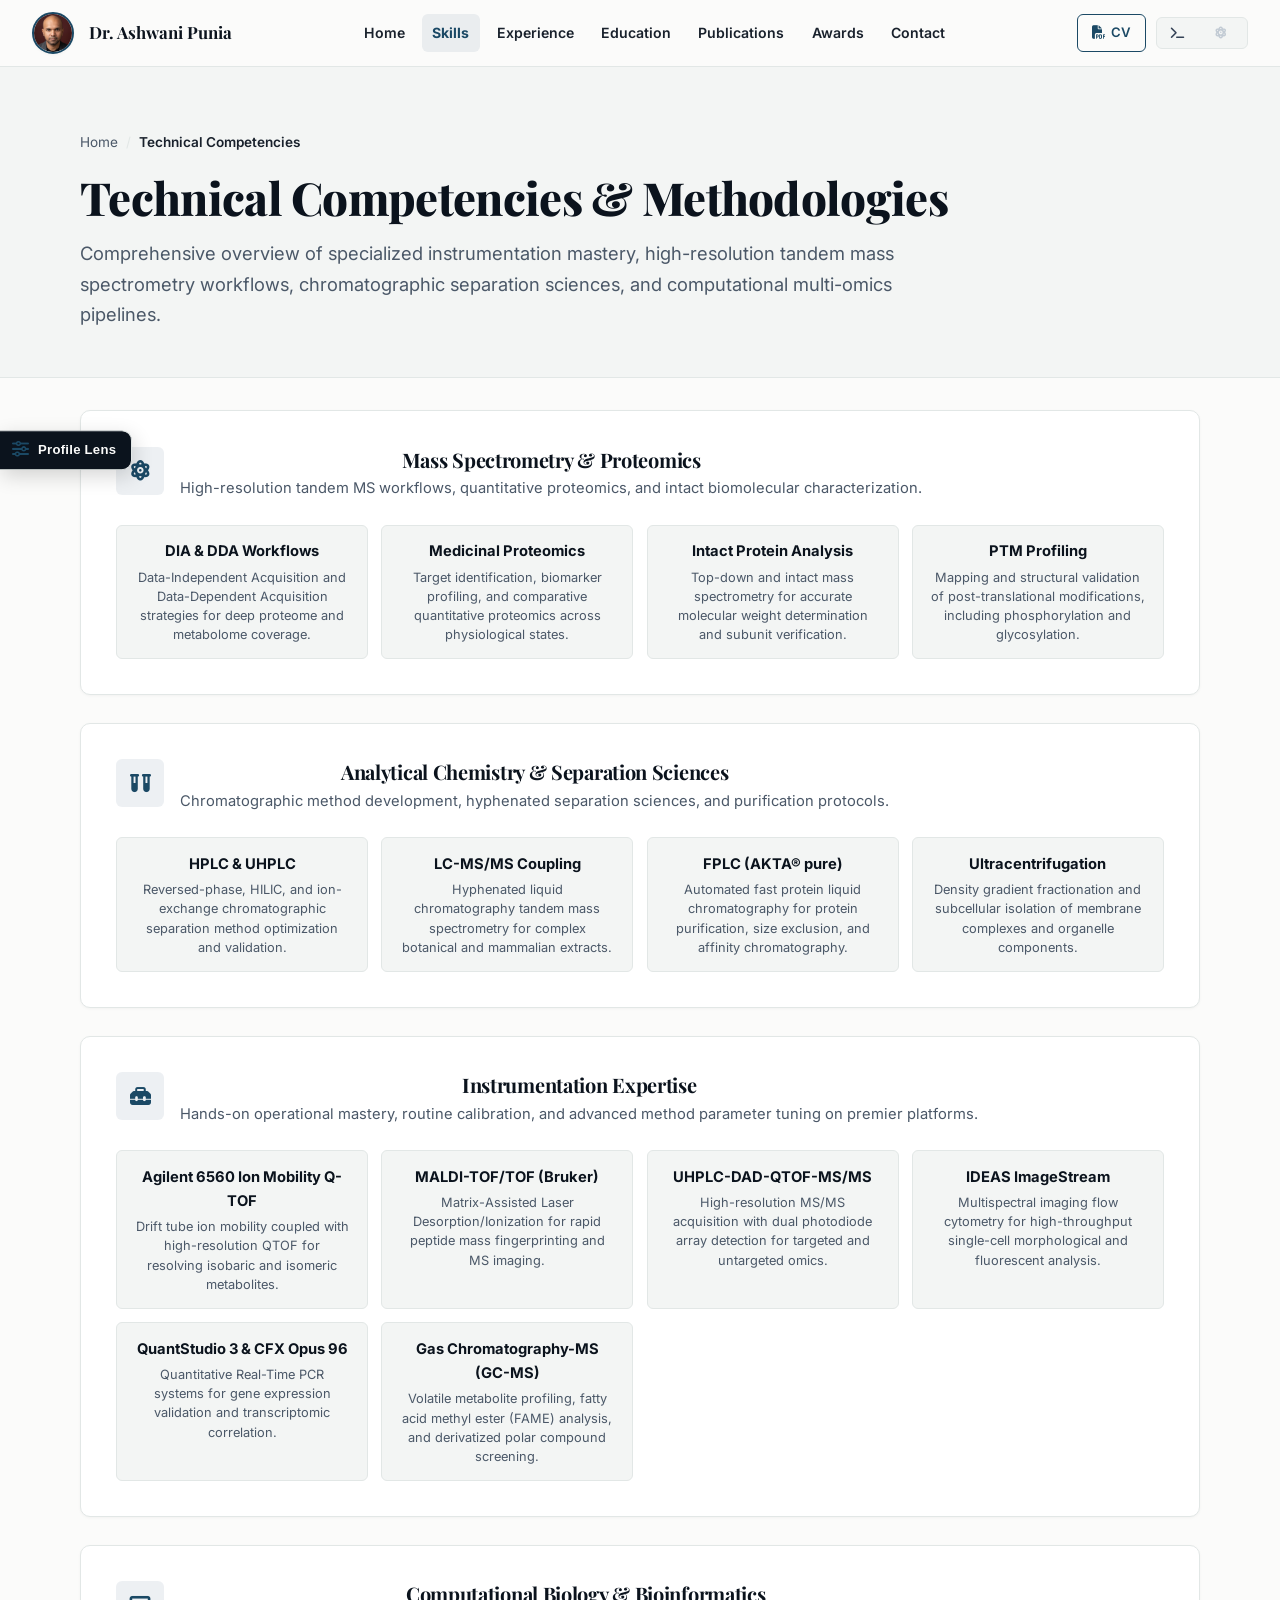
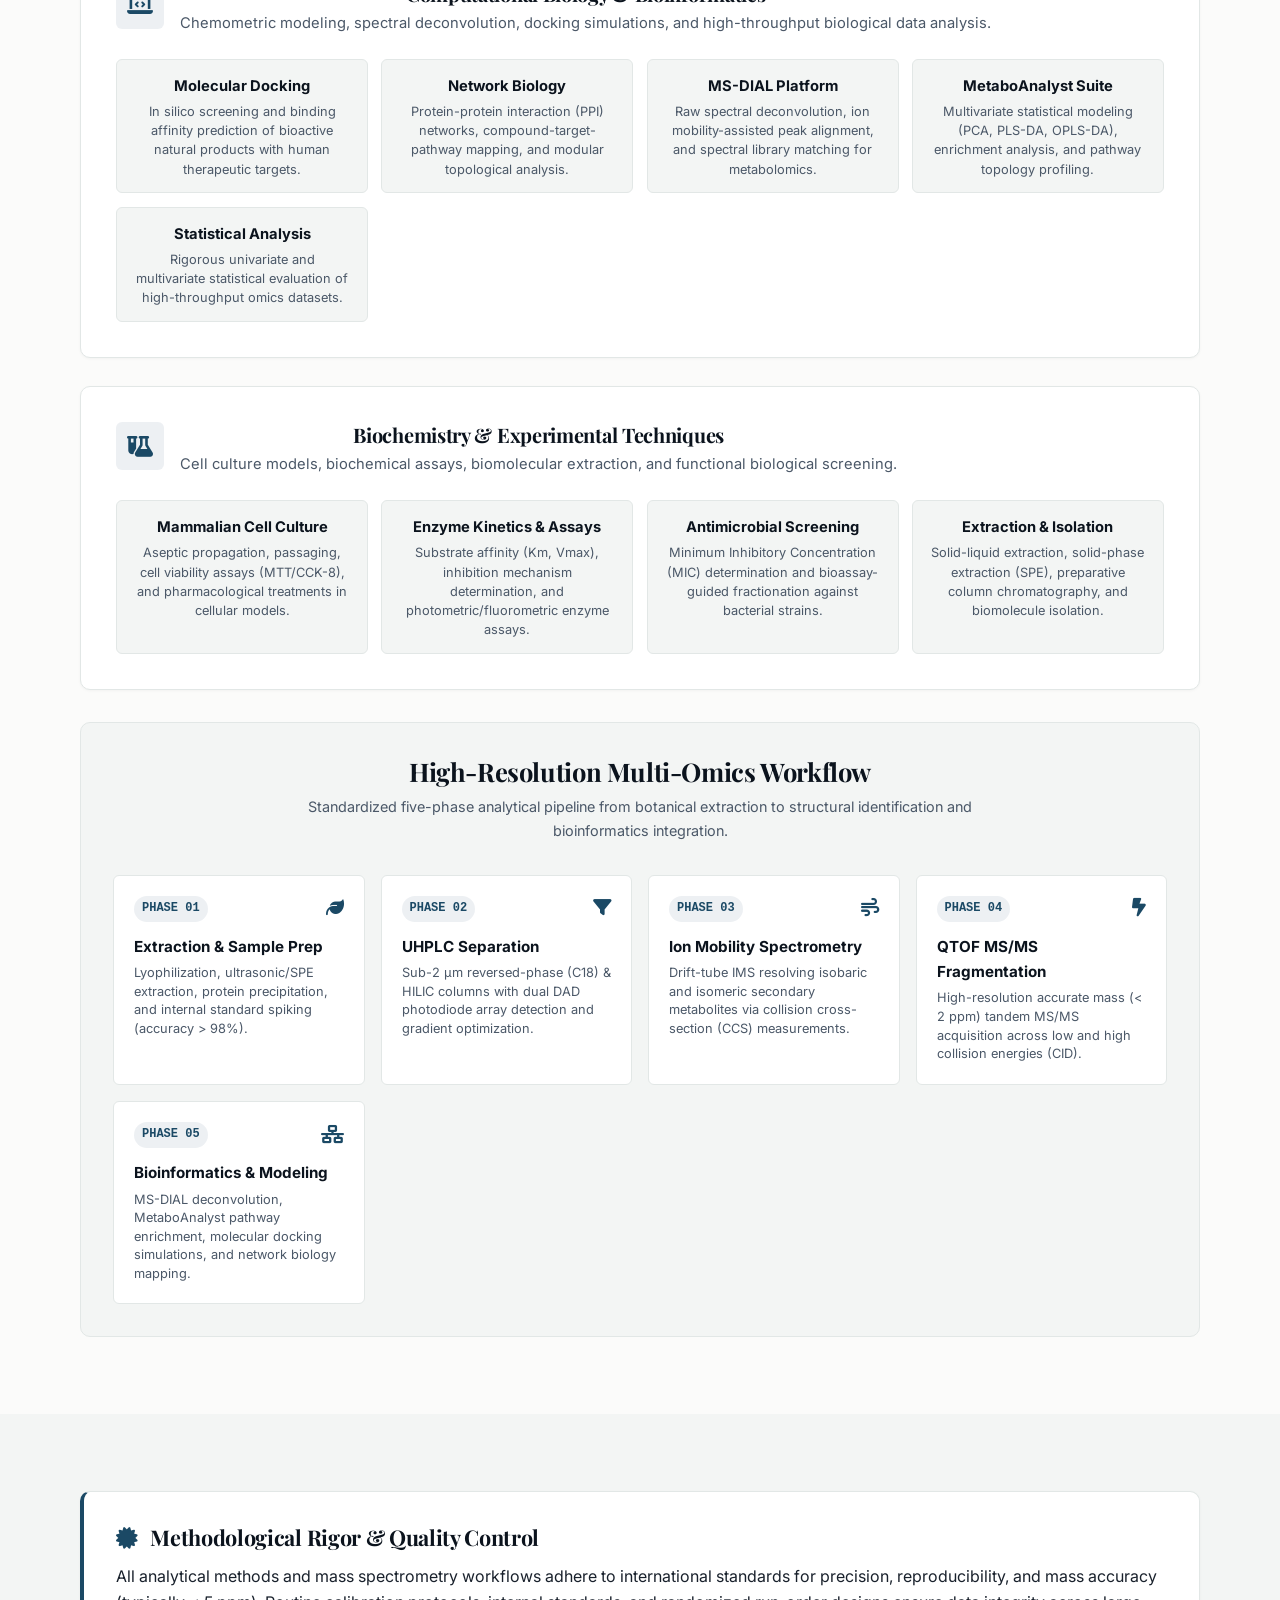
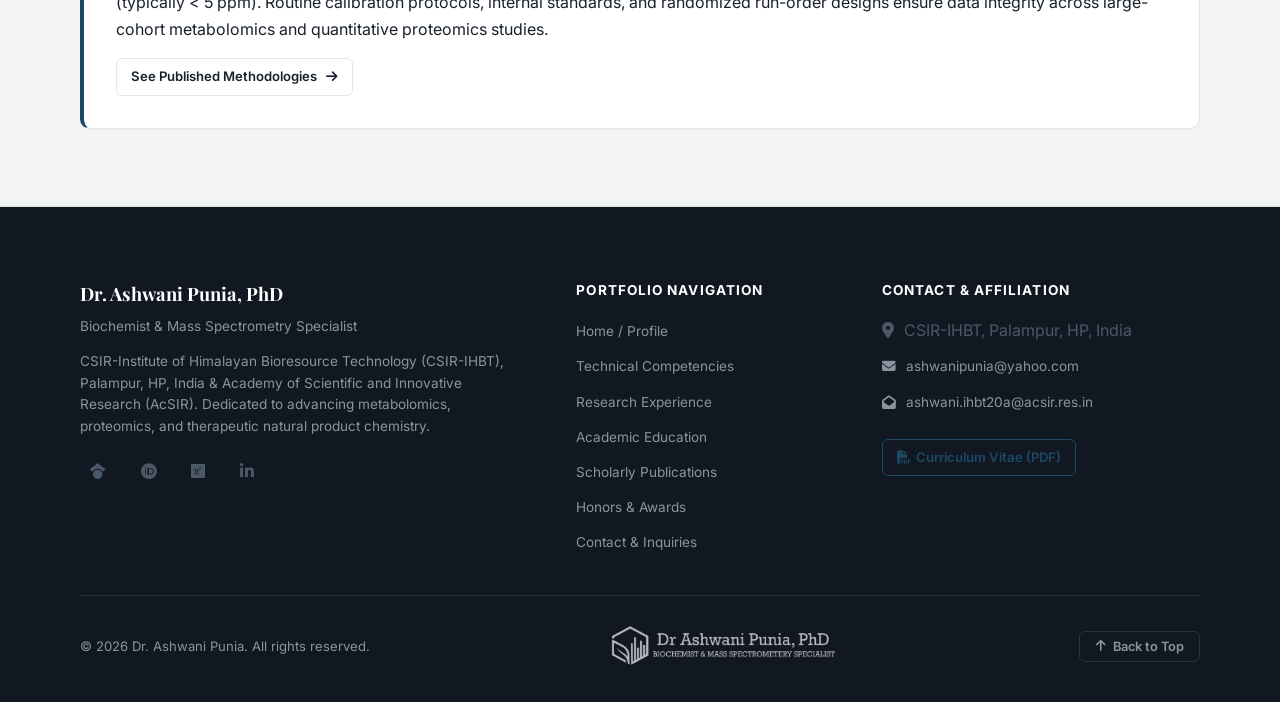
<file: skills.html>
<!DOCTYPE html>
<html lang="en" data-theme="editorial">
<head>
  <meta charset="UTF-8">
  <meta name="viewport" content="width=device-width, initial-scale=1.0">
  <meta name="description" content="Technical competencies and instrumentation expertise of Dr. Ashwani Punia, PhD: Mass Spectrometry, Analytical Chemistry, Computational Biology, and Biochemistry.">
  <meta name="author" content="Dr. Ashwani Punia">
  <title>Technical Competencies &amp; Methodologies | Dr. Ashwani Punia, PhD</title>

  <!-- Open Graph / Social Metadata -->
  <meta property="og:type" content="website">
  <meta property="og:title" content="Technical Competencies &amp; Methodologies | Dr. Ashwani Punia, PhD">
  <meta property="og:description" content="Mass spectrometry, chromatography, instrumentation, and computational biology expertise of Dr. Ashwani Punia.">
  <meta property="og:image" content="https://ashwanipunia.github.io/portfolio/FACE.png">
  <meta property="og:url" content="https://ashwanipunia.github.io/portfolio/skills.html">
  <meta name="twitter:card" content="summary_large_image">
  <meta name="twitter:title" content="Technical Competencies &amp; Methodologies | Dr. Ashwani Punia, PhD">
  <meta name="twitter:description" content="High-resolution mass spectrometry (IMS-QTOF), proteomics, and computational multi-omics.">
  <meta name="twitter:image" content="https://ashwanipunia.github.io/portfolio/FACE.png">

  <!-- Favicon -->
  <link rel="icon" type="image/png" href="favicon.png">
  <link rel="apple-touch-icon" href="favicon.png">
  <link rel="canonical" href="https://ashwanipunia.github.io/portfolio/skills.html">

  <!-- Early theme initialization -->
  <script>
    (function() {
      try {
        var t = localStorage.getItem('theme');
        document.documentElement.setAttribute('data-theme', t || 'editorial');
      } catch (e) {
        document.documentElement.setAttribute('data-theme', 'editorial');
      }
    })();
  </script>

  <!-- Google Fonts & FontAwesome -->
  <link rel="preconnect" href="https://fonts.googleapis.com">
  <link rel="preconnect" href="https://fonts.gstatic.com" crossorigin>
  <link href="https://fonts.googleapis.com/css2?family=DM+Sans:ital,wght@0,400;0,500;0,600;0,700;1,400&family=Inter:wght@300;400;500;600;700&family=Playfair+Display:ital,wght@0,400;0,600;0,700;1,400;1,600;1,700&family=Plus+Jakarta+Sans:wght@400;500;600;700&family=Space+Grotesk:wght@400;500;600;700&display=swap" rel="stylesheet">
  <link rel="stylesheet" href="https://cdnjs.cloudflare.com/ajax/libs/font-awesome/6.5.1/css/all.min.css">

  <!-- Stylesheet -->
  <link rel="stylesheet" href="style.css">
</head>
<body id="top">
  <!-- Skip Link -->
  <a href="#main-content" class="skip-link">Skip to main content</a>

  <!-- Primary Profile Controller (Docked Left Control) -->
  <aside id="profile-controller" class="profile-controller" aria-label="Profile Display Controller">
    <button type="button" id="profile-controller-toggle" class="profile-controller-toggle" aria-expanded="false" title="Customize Profile Display">
      <i class="fa-solid fa-sliders" aria-hidden="true"></i>
      <span class="controller-toggle-label">Profile Lens</span>
    </button>
    <div class="profile-controller-panel" id="profile-controller-panel">
      <button type="button" id="profile-controller-close" class="controller-close-btn" aria-label="Close profile controller">
        <i class="fa-solid fa-xmark" aria-hidden="true"></i>
      </button>
      <div class="controller-header">
        <div class="controller-title-row">
          <i class="fa-solid fa-user-gear controller-icon" aria-hidden="true"></i>
          <h3 class="controller-title">Primary Profile Lens</h3>
        </div>
        <p class="controller-desc">Select which specialized scientific profile to emphasize to viewers:</p>
      </div>
      <div class="controller-options" role="radiogroup" aria-label="Select Academic Profile Persona">
        <label class="profile-opt-card active" data-profile="all">
          <input type="radio" name="profile_lens" value="all" checked>
          <div class="opt-content">
            <div class="opt-name"><i class="fa-solid fa-globe"></i> Comprehensive Profile</div>
            <div class="opt-meta">Full academic dossier across all disciplines</div>
          </div>
        </label>
        <label class="profile-opt-card" data-profile="metabolomics">
          <input type="radio" name="profile_lens" value="metabolomics">
          <div class="opt-content">
            <div class="opt-name"><i class="fa-solid fa-seedling"></i> Metabolomics Specialist</div>
            <div class="opt-meta">Secondary metabolism, IMS-QTOF, 266-compound map</div>
          </div>
        </label>
        <label class="profile-opt-card" data-profile="proteomics">
          <input type="radio" name="profile_lens" value="proteomics">
          <div class="opt-content">
            <div class="opt-name"><i class="fa-solid fa-dna"></i> Proteomics &amp; Systems Biology</div>
            <div class="opt-meta">Quantitative DIA/DDA, protein maps &amp; network biology</div>
          </div>
        </label>
        <label class="profile-opt-card" data-profile="discovery">
          <input type="radio" name="profile_lens" value="discovery">
          <div class="opt-content">
            <div class="opt-name"><i class="fa-solid fa-capsules"></i> Bioactive Peptides &amp; Drug Discovery</div>
            <div class="opt-meta">Natural products, cardioprotective leads &amp; docking</div>
          </div>
        </label>
      </div>
      <div class="controller-footer">
        <div class="active-lens-indicator">
          <span class="lens-dot"></span>
          <span id="active-lens-text">Showing: Comprehensive Profile</span>
        </div>
      </div>
    </div>
  </aside>

  <!-- Header / Navigation -->
  <header id="navbar">
    <div class="nav-container">
      <a href="index.html" class="brand" aria-label="Dr. Ashwani Punia Home">
        <img src="FACE.png" alt="Dr. Ashwani Punia" class="brand-avatar" width="38" height="38">
        <div class="brand-info">
          <span class="brand-name">Dr. Ashwani Punia</span>
          <span class="brand-sub"></span>
        </div>
      </a>

      <nav aria-label="Main Navigation">
        <ul class="nav-links" id="primary-navigation">
          <li class="nav-item"><a href="index.html" class="nav-link">Home</a></li>
          <li class="nav-item"><a href="skills.html" class="nav-link active" aria-current="page">Skills</a></li>
          <li class="nav-item"><a href="experience.html" class="nav-link">Experience</a></li>
          <li class="nav-item"><a href="education.html" class="nav-link">Education</a></li>
          <li class="nav-item"><a href="publications.html" class="nav-link">Publications</a></li>
          <li class="nav-item"><a href="awards.html" class="nav-link">Awards</a></li>
          <li class="nav-item"><a href="contact.html" class="nav-link">Contact</a></li>
          <li class="nav-item nav-mobile-cv">
            <a href="Ashwani_Punia_CV.pdf" target="_blank" rel="noopener noreferrer" class="btn btn-outline-gold btn-sm" style="width: 100%;">
              <i class="fa-solid fa-file-pdf" aria-hidden="true"></i> Download CV (PDF)
            </a>
          </li>
        </ul>
      </nav>

      <div class="nav-actions">
        <a href="Ashwani_Punia_CV.pdf" target="_blank" rel="noopener noreferrer" class="nav-cv-link" title="Download Academic Curriculum Vitae">
          <i class="fa-solid fa-file-pdf" aria-hidden="true"></i> <span>CV</span>
        </a>

        

        <!-- 4-Theme Switcher -->
        <div class="theme-switcher" role="group" aria-label="Visual Theme Switcher">
          
          <button type="button" class="theme-btn" data-theme="technical" aria-pressed="false" aria-label="Technical theme">
            <i class="fa-solid fa-terminal" aria-hidden="true"></i>
            <span></span>
          </button>
          <button type="button" class="theme-btn" data-theme="cosmic" aria-pressed="false" aria-label="Cosmic theme">
            <i class="fa-solid fa-atom" aria-hidden="true"></i>
            <span></span>
          </button>
        </div>

        <button class="hamburger" aria-label="Toggle navigation menu" aria-expanded="false" aria-controls="primary-navigation" type="button">
          <i class="fa-solid fa-bars" aria-hidden="true"></i>
        </button>
      </div>
    </div>
  </header>

  <main id="main-content">
    <!-- Page Header & Breadcrumb -->
    <section class="page-header">
      <div class="container">
        <nav class="breadcrumb" aria-label="Breadcrumb">
          <a href="index.html">Home</a>
          <span class="breadcrumb-separator" aria-hidden="true">/</span>
          <span class="breadcrumb-current" aria-current="page">Technical Competencies</span>
        </nav>
        <h1 class="page-title">Technical Competencies &amp; Methodologies</h1>
        <p class="page-lead">
          Comprehensive overview of specialized instrumentation mastery, high-resolution tandem mass spectrometry workflows, chromatographic separation sciences, and computational multi-omics pipelines.
        </p>
      </div>
    </section>

    <!-- Skills Domains -->
    <section class="section" style="padding-top: 0;">
      <div class="container">

        <!-- Domain 1: Mass Spectrometry & Proteomics -->
        <div class="skills-domain-card" data-profile="proteomics">
          <div class="skills-domain-header">
            <div class="skills-domain-icon" aria-hidden="true">
              <i class="fa-solid fa-atom"></i>
            </div>
            <div>
              <h2 class="skills-domain-title">Mass Spectrometry &amp; Proteomics</h2>
              <p class="skills-domain-lead">High-resolution tandem MS workflows, quantitative proteomics, and intact biomolecular characterization.</p>
            </div>
          </div>
          <div class="skills-tags-grid">
            <div class="skill-pill-card">
              <div class="skill-pill-name">DIA &amp; DDA Workflows</div>
              <p class="skill-pill-detail">Data-Independent Acquisition and Data-Dependent Acquisition strategies for deep proteome and metabolome coverage.</p>
            </div>
            <div class="skill-pill-card">
              <div class="skill-pill-name">Medicinal Proteomics</div>
              <p class="skill-pill-detail">Target identification, biomarker profiling, and comparative quantitative proteomics across physiological states.</p>
            </div>
            <div class="skill-pill-card">
              <div class="skill-pill-name">Intact Protein Analysis</div>
              <p class="skill-pill-detail">Top-down and intact mass spectrometry for accurate molecular weight determination and subunit verification.</p>
            </div>
            <div class="skill-pill-card">
              <div class="skill-pill-name">PTM Profiling</div>
              <p class="skill-pill-detail">Mapping and structural validation of post-translational modifications, including phosphorylation and glycosylation.</p>
            </div>
          </div>
        </div>

        <!-- Domain 2: Analytical Chemistry -->
        <div class="skills-domain-card" data-profile="metabolomics">
          <div class="skills-domain-header">
            <div class="skills-domain-icon" aria-hidden="true">
              <i class="fa-solid fa-vials"></i>
            </div>
            <div>
              <h2 class="skills-domain-title">Analytical Chemistry &amp; Separation Sciences</h2>
              <p class="skills-domain-lead">Chromatographic method development, hyphenated separation sciences, and purification protocols.</p>
            </div>
          </div>
          <div class="skills-tags-grid">
            <div class="skill-pill-card">
              <div class="skill-pill-name">HPLC &amp; UHPLC</div>
              <p class="skill-pill-detail">Reversed-phase, HILIC, and ion-exchange chromatographic separation method optimization and validation.</p>
            </div>
            <div class="skill-pill-card">
              <div class="skill-pill-name">LC-MS/MS Coupling</div>
              <p class="skill-pill-detail">Hyphenated liquid chromatography tandem mass spectrometry for complex botanical and mammalian extracts.</p>
            </div>
            <div class="skill-pill-card">
              <div class="skill-pill-name">FPLC (AKTA® pure)</div>
              <p class="skill-pill-detail">Automated fast protein liquid chromatography for protein purification, size exclusion, and affinity chromatography.</p>
            </div>
            <div class="skill-pill-card">
              <div class="skill-pill-name">Ultracentrifugation</div>
              <p class="skill-pill-detail">Density gradient fractionation and subcellular isolation of membrane complexes and organelle components.</p>
            </div>
          </div>
        </div>

        <!-- Domain 3: Instrumentation Expertise -->
        <div class="skills-domain-card" data-profile="metabolomics">
          <div class="skills-domain-header">
            <div class="skills-domain-icon" aria-hidden="true">
              <i class="fa-solid fa-toolbox"></i>
            </div>
            <div>
              <h2 class="skills-domain-title">Instrumentation Expertise</h2>
              <p class="skills-domain-lead">Hands-on operational mastery, routine calibration, and advanced method parameter tuning on premier platforms.</p>
            </div>
          </div>
          <div class="skills-tags-grid">
            <div class="skill-pill-card">
              <div class="skill-pill-name">Agilent 6560 Ion Mobility Q-TOF</div>
              <p class="skill-pill-detail">Drift tube ion mobility coupled with high-resolution QTOF for resolving isobaric and isomeric metabolites.</p>
            </div>
            <div class="skill-pill-card">
              <div class="skill-pill-name">MALDI-TOF/TOF (Bruker)</div>
              <p class="skill-pill-detail">Matrix-Assisted Laser Desorption/Ionization for rapid peptide mass fingerprinting and MS imaging.</p>
            </div>
            <div class="skill-pill-card">
              <div class="skill-pill-name">UHPLC-DAD-QTOF-MS/MS</div>
              <p class="skill-pill-detail">High-resolution MS/MS acquisition with dual photodiode array detection for targeted and untargeted omics.</p>
            </div>
            <div class="skill-pill-card">
              <div class="skill-pill-name">IDEAS ImageStream</div>
              <p class="skill-pill-detail">Multispectral imaging flow cytometry for high-throughput single-cell morphological and fluorescent analysis.</p>
            </div>
            <div class="skill-pill-card">
              <div class="skill-pill-name">QuantStudio 3 &amp; CFX Opus 96</div>
              <p class="skill-pill-detail">Quantitative Real-Time PCR systems for gene expression validation and transcriptomic correlation.</p>
            </div>
            <div class="skill-pill-card">
              <div class="skill-pill-name">Gas Chromatography-MS (GC-MS)</div>
              <p class="skill-pill-detail">Volatile metabolite profiling, fatty acid methyl ester (FAME) analysis, and derivatized polar compound screening.</p>
            </div>
          </div>
        </div>

        <!-- Domain 4: Computational Biology & Bioinformatics -->
        <div class="skills-domain-card" data-profile="discovery">
          <div class="skills-domain-header">
            <div class="skills-domain-icon" aria-hidden="true">
              <i class="fa-solid fa-laptop-code"></i>
            </div>
            <div>
              <h2 class="skills-domain-title">Computational Biology &amp; Bioinformatics</h2>
              <p class="skills-domain-lead">Chemometric modeling, spectral deconvolution, docking simulations, and high-throughput biological data analysis.</p>
            </div>
          </div>
          <div class="skills-tags-grid">
            <div class="skill-pill-card">
              <div class="skill-pill-name">Molecular Docking</div>
              <p class="skill-pill-detail">In silico screening and binding affinity prediction of bioactive natural products with human therapeutic targets.</p>
            </div>
            <div class="skill-pill-card">
              <div class="skill-pill-name">Network Biology</div>
              <p class="skill-pill-detail">Protein-protein interaction (PPI) networks, compound-target-pathway mapping, and modular topological analysis.</p>
            </div>
            <div class="skill-pill-card">
              <div class="skill-pill-name">MS-DIAL Platform</div>
              <p class="skill-pill-detail">Raw spectral deconvolution, ion mobility-assisted peak alignment, and spectral library matching for metabolomics.</p>
            </div>
            <div class="skill-pill-card">
              <div class="skill-pill-name">MetaboAnalyst Suite</div>
              <p class="skill-pill-detail">Multivariate statistical modeling (PCA, PLS-DA, OPLS-DA), enrichment analysis, and pathway topology profiling.</p>
            </div>
            <div class="skill-pill-card">
              <div class="skill-pill-name">Statistical Analysis</div>
              <p class="skill-pill-detail">Rigorous univariate and multivariate statistical evaluation of high-throughput omics datasets.</p>
            </div>
          </div>
        </div>

        <!-- Domain 5: Biochemistry & Experimental Techniques -->
        <div class="skills-domain-card">
          <div class="skills-domain-header">
            <div class="skills-domain-icon" aria-hidden="true">
              <i class="fa-solid fa-flask-vial"></i>
            </div>
            <div>
              <h2 class="skills-domain-title">Biochemistry &amp; Experimental Techniques</h2>
              <p class="skills-domain-lead">Cell culture models, biochemical assays, biomolecular extraction, and functional biological screening.</p>
            </div>
          </div>
          <div class="skills-tags-grid">
            <div class="skill-pill-card">
              <div class="skill-pill-name">Mammalian Cell Culture</div>
              <p class="skill-pill-detail">Aseptic propagation, passaging, cell viability assays (MTT/CCK-8), and pharmacological treatments in cellular models.</p>
            </div>
            <div class="skill-pill-card">
              <div class="skill-pill-name">Enzyme Kinetics &amp; Assays</div>
              <p class="skill-pill-detail">Substrate affinity (Km, Vmax), inhibition mechanism determination, and photometric/fluorometric enzyme assays.</p>
            </div>
            <div class="skill-pill-card">
              <div class="skill-pill-name">Antimicrobial Screening</div>
              <p class="skill-pill-detail">Minimum Inhibitory Concentration (MIC) determination and bioassay-guided fractionation against bacterial strains.</p>
            </div>
            <div class="skill-pill-card">
              <div class="skill-pill-name">Extraction &amp; Isolation</div>
              <p class="skill-pill-detail">Solid-liquid extraction, solid-phase extraction (SPE), preparative column chromatography, and biomolecule isolation.</p>
            </div>
          </div>
        </div>

        <!-- Analytical Workflow & Multi-Omics Pipeline Schematic -->
        <div class="pipeline-workflow" aria-labelledby="pipeline-heading">
          <div class="pipeline-header">
            <h2 id="pipeline-heading" class="pipeline-title">High-Resolution Multi-Omics Workflow</h2>
            <p style="font-size: 0.9rem; color: var(--color-text-muted); margin: 0;">
              Standardized five-phase analytical pipeline from botanical extraction to structural identification and bioinformatics integration.
            </p>
          </div>
          <div class="pipeline-steps-grid">
            <!-- Step 1 -->
            <div class="pipeline-step">
              <div class="pipeline-step-top">
                <span class="pipeline-step-num">PHASE 01</span>
                <i class="fa-solid fa-leaf pipeline-step-icon" aria-hidden="true"></i>
              </div>
              <div class="pipeline-step-name">Extraction &amp; Sample Prep</div>
              <p class="pipeline-step-desc">
                Lyophilization, ultrasonic/SPE extraction, protein precipitation, and internal standard spiking (accuracy &gt; 98%).
              </p>
            </div>

            <!-- Step 2 -->
            <div class="pipeline-step">
              <div class="pipeline-step-top">
                <span class="pipeline-step-num">PHASE 02</span>
                <i class="fa-solid fa-filter pipeline-step-icon" aria-hidden="true"></i>
              </div>
              <div class="pipeline-step-name">UHPLC Separation</div>
              <p class="pipeline-step-desc">
                Sub-2 &mu;m reversed-phase (C18) &amp; HILIC columns with dual DAD photodiode array detection and gradient optimization.
              </p>
            </div>

            <!-- Step 3 -->
            <div class="pipeline-step">
              <div class="pipeline-step-top">
                <span class="pipeline-step-num">PHASE 03</span>
                <i class="fa-solid fa-wind pipeline-step-icon" aria-hidden="true"></i>
              </div>
              <div class="pipeline-step-name">Ion Mobility Spectrometry</div>
              <p class="pipeline-step-desc">
                Drift-tube IMS resolving isobaric and isomeric secondary metabolites via collision cross-section (CCS) measurements.
              </p>
            </div>

            <!-- Step 4 -->
            <div class="pipeline-step">
              <div class="pipeline-step-top">
                <span class="pipeline-step-num">PHASE 04</span>
                <i class="fa-solid fa-bolt-lightning pipeline-step-icon" aria-hidden="true"></i>
              </div>
              <div class="pipeline-step-name">QTOF MS/MS Fragmentation</div>
              <p class="pipeline-step-desc">
                High-resolution accurate mass (&lt; 2 ppm) tandem MS/MS acquisition across low and high collision energies (CID).
              </p>
            </div>

            <!-- Step 5 -->
            <div class="pipeline-step">
              <div class="pipeline-step-top">
                <span class="pipeline-step-num">PHASE 05</span>
                <i class="fa-solid fa-network-wired pipeline-step-icon" aria-hidden="true"></i>
              </div>
              <div class="pipeline-step-name">Bioinformatics &amp; Modeling</div>
              <p class="pipeline-step-desc">
                MS-DIAL deconvolution, MetaboAnalyst pathway enrichment, molecular docking simulations, and network biology mapping.
              </p>
            </div>
          </div>
        </div>

      </div>
    </section>

    <!-- Methodological Rigor Callout -->
    <section class="section section-alt" aria-labelledby="standards-heading">
      <div class="container">
        <div class="card" style="border-left: 4px solid var(--color-accent);">
          <h2 id="standards-heading" class="card-title" style="font-size: 1.35rem;">
            <i class="fa-solid fa-certificate" style="color: var(--color-accent); margin-right: 0.5rem;" aria-hidden="true"></i>
            Methodological Rigor &amp; Quality Control
          </h2>
          <p style="margin-bottom: 0.75rem;">
            All analytical methods and mass spectrometry workflows adhere to international standards for precision, reproducibility, and mass accuracy (typically &lt; 5 ppm). Routine calibration protocols, internal standards, and randomized run-order designs ensure data integrity across large-cohort metabolomics and quantitative proteomics studies.
          </p>
          <div style="margin-top: 1rem;">
            <a href="publications.html" class="btn btn-secondary btn-sm">
              See Published Methodologies <i class="fa-solid fa-arrow-right" aria-hidden="true"></i>
            </a>
          </div>
        </div>
      </div>
    </section>
  </main>

  <!-- Shared Institutional Footer -->
  <footer>
    <div class="container">
      <div class="footer-grid">
        <div class="footer-col-brand">
          <div class="footer-brand-title">Dr. Ashwani Punia, PhD</div>
          <div class="footer-brand-role">Biochemist &amp; Mass Spectrometry Specialist</div>
          <p class="footer-brand-desc">
            CSIR-Institute of Himalayan Bioresource Technology (CSIR-IHBT), Palampur, HP, India &amp; Academy of Scientific and Innovative Research (AcSIR). Dedicated to advancing metabolomics, proteomics, and therapeutic natural product chemistry.
          </p>
          <div class="hero-profiles" style="border: none; padding-top: 0;">
            <a href="https://scholar.google.com/citations?view_op=list_works&amp;hl=en&amp;user=cunYBgoAAAAJ" target="_blank" rel="noopener noreferrer" class="profile-icon-link" title="Google Scholar" aria-label="Google Scholar profile">
              <i class="fa-brands fa-google-scholar" aria-hidden="true"></i>
            </a>
            <a href="https://orcid.org/0009-0001-9700-7668" target="_blank" rel="noopener noreferrer" class="profile-icon-link" title="ORCID Profile" aria-label="ORCID profile">
              <i class="fa-brands fa-orcid" aria-hidden="true"></i>
            </a>
            <a href="https://www.researchgate.net/profile/Ashwani-Punia-2?ev=hdr_xprf" target="_blank" rel="noopener noreferrer" class="profile-icon-link" title="ResearchGate" aria-label="ResearchGate profile">
              <i class="fa-brands fa-researchgate" aria-hidden="true"></i>
            </a>
            <a href="https://www.linkedin.com/in/ashwani-punia-a8b10917b/" target="_blank" rel="noopener noreferrer" class="profile-icon-link" title="LinkedIn" aria-label="LinkedIn profile">
              <i class="fa-brands fa-linkedin-in" aria-hidden="true"></i>
            </a>
          </div>
        </div>

        <div>
          <div class="footer-col-title">Portfolio Navigation</div>
          <ul class="footer-links-list">
            <li><a href="index.html" class="footer-link">Home / Profile</a></li>
            <li><a href="skills.html" class="footer-link">Technical Competencies</a></li>
            <li><a href="experience.html" class="footer-link">Research Experience</a></li>
            <li><a href="education.html" class="footer-link">Academic Education</a></li>
            <li><a href="publications.html" class="footer-link">Scholarly Publications</a></li>
            <li><a href="awards.html" class="footer-link">Honors &amp; Awards</a></li>
            <li><a href="contact.html" class="footer-link">Contact &amp; Inquiries</a></li>
          </ul>
        </div>

        <div>
          <div class="footer-col-title">Contact &amp; Affiliation</div>
          <ul class="footer-links-list">
            <li><span style="color: var(--color-text-muted);"><i class="fa-solid fa-location-dot" style="margin-right: 0.4rem;" aria-hidden="true"></i> CSIR-IHBT, Palampur, HP, India</span></li>
            <li><a href="mailto:ashwanipunia@yahoo.com" class="footer-link"><i class="fa-solid fa-envelope" style="margin-right: 0.4rem;" aria-hidden="true"></i> ashwanipunia@yahoo.com</a></li>
            <li><a href="mailto:ashwani.ihbt20a@acsir.res.in" class="footer-link"><i class="fa-solid fa-envelope-open" style="margin-right: 0.4rem;" aria-hidden="true"></i> ashwani.ihbt20a@acsir.res.in</a></li>
            
            <li style="margin-top: 1rem;"><a href="Ashwani_Punia_CV.pdf" target="_blank" rel="noopener noreferrer" class="nav-cv-link" style="display: inline-flex;"><i class="fa-solid fa-file-pdf" aria-hidden="true"></i> Curriculum Vitae (PDF)</a></li>
          </ul>
        </div>
      </div>

      <div class="footer-bottom">
        <div>
          &copy; 2026 Dr. Ashwani Punia. All rights reserved. 
        </div>
        <div class="footer-logo-wrap">
          <img src="logo.png" alt="CSIR-IHBT Institutional Logo" width="180" height="36">
        </div>
        <div>
          <button class="back-to-top" type="button" aria-label="Back to top of page">
            <i class="fa-solid fa-arrow-up" aria-hidden="true"></i> Back to Top
          </button>
        </div>
      </div>
    </div>
  </footer>

  <script src="script.js"></script>
</body>
</html>
</file>
<file: style.css>
/* ==========================================================================
   ACADEMIC PORTFOLIO DESIGN SYSTEM — DR. ASHWANI PUNIA, PhD
   Multi-Page Academic Architecture with 4 Interactive Themes:
     1. Mode 1 — Editorial Minimalism (Default)
     2. Mode 2 — Swiss Academic
     3. Mode 3 — Technical & Mathematical Precision
     4. Mode 4 — Cosmic Dark Mode
   ========================================================================== */

/* --------------------------------------------------------------------------
   1. CSS CUSTOM PROPERTIES / THEMES
   -------------------------------------------------------------------------- */

:root,
[data-theme="editorial"] {
  --bg-primary: #FBFBFA;         /* Warm archival laboratory paper */
  --bg-secondary: #F3F5F4;       /* Cold subtle stone surface */
  --bg-card: #FFFFFF;
  --bg-card-hover: #FFFFFF;
  --bg-translucent: rgba(251, 251, 250, 0.94);
  --bg-overlay: rgba(18, 24, 32, 0.5);

  --color-text: #19212C;         /* Deep Prussian charcoal ink */
  --color-text-muted: #4B5868;   /* High-contrast slate (WCAG AAA compliant) */
  --color-text-subtle: #687787;
  --color-heading: #0B131D;      /* Near-black authoritative ink */

  --color-accent: #1B4965;            /* Spectrometry Marine / Indigo */
  --color-accent-hover: #13354A;
  --color-accent-subtle: rgba(27, 73, 101, 0.08);
  --color-accent-secondary: #8B3A22;  /* Chromatographic Copper/Bronze */
  --color-accent-secondary-subtle: rgba(139, 58, 34, 0.08);

  --font-heading: 'Newsreader', 'Playfair Display', Georgia, serif;
  --font-body: 'Inter', system-ui, -apple-system, sans-serif;
  --font-mono: 'JetBrains Mono', ui-monospace, SFMono-Regular, Menlo, Monaco, Consolas, monospace;

  --heading-transform: none;
  --heading-spacing: -0.015em;
  --heading-weight: 700;

  --border-color: #E2E7E6;
  --border-color-focus: #1B4965;
  --border-radius-sm: 4px;
  --border-radius: 6px;
  --border-radius-lg: 10px;
  --border-radius-pill: 9999px;

  --shadow-sm: 0 1px 3px rgba(18, 24, 32, 0.04);
  --shadow-md: 0 4px 14px rgba(18, 24, 32, 0.06);
  --shadow-lg: 0 12px 28px rgba(18, 24, 32, 0.08);
  --portrait-border: 3px solid #1B4965;
  --portrait-shadow: 0 8px 24px rgba(27, 73, 101, 0.12);

  --badge-journal-bg: #EBF3FF;
  --badge-journal-text: #1E40AF;
  --badge-review-bg: #E8F5E9;
  --badge-review-text: #166534;
  --badge-book-bg: #FEF3C7;
  --badge-book-text: #92400E;
  --badge-year-bg: #F1F5F9;
  --badge-year-text: #334155;
  --badge-if-bg: #ECFDF5;
  --badge-if-text: #065F46;

  --nav-backdrop: blur(12px);
  --footer-bg: #111822;
  --footer-text: #E6EDF3;
  --footer-muted: #8B949E;
  --footer-border: rgba(226, 232, 240, 0.12);
  --footer-link-hover: #FFFFFF;

  --transition-speed: 250ms;
  --ease: cubic-bezier(0.4, 0, 0.2, 1);
}

/* Mode 2 — Swiss Academic */
[data-theme="swiss"] {
  --bg-primary: #FFFFFF;
  --bg-secondary: #F4F4F6;
  --bg-card: #FFFFFF;
  --bg-card-hover: #F8F9FA;
  --bg-translucent: rgba(255, 255, 255, 0.98);
  --bg-overlay: rgba(0, 0, 0, 0.5);

  --color-text: #050505;
  --color-text-muted: #374151;
  --color-text-subtle: #6B7280;
  --color-heading: #000000;

  --color-accent: #0D47A1;            /* Swiss International Blue */
  --color-accent-hover: #082D64;
  --color-accent-subtle: rgba(13, 71, 161, 0.08);
  --color-accent-secondary: #D90429;  /* Swiss Vermilion Accent */
  --color-accent-secondary-subtle: rgba(217, 4, 41, 0.08);

  --font-heading: 'Space Grotesk', 'Inter', system-ui, sans-serif;
  --font-body: 'Inter', system-ui, sans-serif;
  --font-mono: 'JetBrains Mono', ui-monospace, SFMono-Regular, Menlo, monospace;

  --heading-transform: uppercase;
  --heading-spacing: 0.04em;
  --heading-weight: 700;

  --border-color: #D1D5DB;
  --border-color-focus: #0D47A1;
  --border-radius-sm: 0px;
  --border-radius: 0px;
  --border-radius-lg: 0px;
  --border-radius-pill: 0px;

  --shadow-sm: none;
  --shadow-md: none;
  --shadow-lg: none;
  --portrait-border: 3px solid #000000;
  --portrait-shadow: none;

  --badge-journal-bg: #EFF6FF;
  --badge-journal-text: #0D47A1;
  --badge-review-bg: #F3F4F6;
  --badge-review-text: #111827;
  --badge-book-bg: #F3F4F6;
  --badge-book-text: #111827;
  --badge-year-bg: #000000;
  --badge-year-text: #FFFFFF;
  --badge-if-bg: #EFF6FF;
  --badge-if-text: #0D47A1;

  --nav-backdrop: blur(16px);
  --footer-bg: #000000;
  --footer-text: #F9FAFB;
  --footer-muted: #9CA3AF;
  --footer-border: #1F2937;
  --footer-link-hover: #3B82F6;
}

/* Mode 3 — Technical & Mathematical Precision */
[data-theme="technical"] {
  --bg-primary: #F0F4F8;
  --bg-secondary: #E2E8F0;
  --bg-card: #FFFFFF;
  --bg-card-hover: #F8FAFC;
  --bg-translucent: rgba(240, 244, 248, 0.95);
  --bg-overlay: rgba(15, 23, 42, 0.5);

  --color-text: #0F172A;
  --color-text-muted: #334155;
  --color-text-subtle: #64748B;
  --color-heading: #0F172A;

  --color-accent: #0F4C75;            /* Precision Navy */
  --color-accent-hover: #093350;
  --color-accent-subtle: rgba(15, 76, 117, 0.08);
  --color-accent-secondary: #0284C7;  /* Technical Cyan */
  --color-accent-secondary-subtle: rgba(2, 132, 199, 0.08);

  --font-heading: 'Space Grotesk', ui-monospace, sans-serif;
  --font-body: 'Inter', system-ui, sans-serif;
  --font-mono: 'JetBrains Mono', ui-monospace, SFMono-Regular, Menlo, Monaco, monospace;

  --heading-transform: none;
  --heading-spacing: -0.02em;
  --heading-weight: 700;

  --border-color: #CBD5E1;
  --border-color-focus: #0F4C75;
  --border-radius-sm: 2px;
  --border-radius: 4px;
  --border-radius-lg: 6px;
  --border-radius-pill: 9999px;

  --shadow-sm: 0 1px 2px rgba(15, 23, 42, 0.04);
  --shadow-md: 0 4px 6px -1px rgba(15, 23, 42, 0.06);
  --shadow-lg: 0 10px 15px -3px rgba(15, 23, 42, 0.08);
  --portrait-border: 3px solid #0F4C75;
  --portrait-shadow: 0 8px 24px rgba(15, 76, 117, 0.12);

  --badge-journal-bg: #E0F2FE;
  --badge-journal-text: #0369A1;
  --badge-review-bg: #E0E7FF;
  --badge-review-text: #3730A3;
  --badge-book-bg: #FEF9C3;
  --badge-book-text: #854D0E;
  --badge-year-bg: #E2E8F0;
  --badge-year-text: #334155;
  --badge-if-bg: #DCFCE7;
  --badge-if-text: #166534;

  --nav-backdrop: blur(12px);
  --footer-bg: #0F172A;
  --footer-text: #E2E8F0;
  --footer-muted: #94A3B8;
  --footer-border: #1E293B;
  --footer-link-hover: #38BDF8;
}

/* Mode 4 — Dedicated Scholarly Dark Mode (Compatible alias for cosmic / dark) */
[data-theme="dark"],
[data-theme="cosmic"] {
  --bg-primary: #0E1217;              /* Matched to --bg-canvas */
  --bg-secondary: #141A22;            /* Matched to --bg-surface */
  --bg-card: #1C232D;                 /* Matched to --bg-subtle */
  --bg-card-hover: #1C232D;           /* Matched to --bg-card (hover removed) */
  --bg-translucent: rgba(14, 18, 23, 0.94);
  --bg-overlay: rgba(0, 0, 0, 0.7);

  --color-text: #F0F4F8;              /* Matched to --ink-primary */
  --color-text-muted: #C2CBD4;        /* Matched to --ink-secondary */
  --color-text-subtle: #A2AFBD;       /* Matched to --ink-tertiary */
  --color-heading: #F0F4F8;

  --color-accent: #6BA8DA;            /* Matched to --accent-prussian */
  --color-accent-hover: #6BA8DA;      /* Matched to --color-accent (hover removed) */
  --color-accent-subtle: rgba(107, 168, 218, 0.12);
  --color-accent-secondary: #E0A96D;  /* Matched to --accent-ochre */
  --color-accent-secondary-subtle: rgba(224, 169, 109, 0.12);

  --font-heading: 'Newsreader', 'Playfair Display', Georgia, serif;
  --font-body: 'Inter', system-ui, sans-serif;
  --font-mono: 'JetBrains Mono', ui-monospace, SFMono-Regular, Menlo, monospace;

  --heading-transform: none;
  --heading-spacing: -0.015em;
  --heading-weight: 700;

  --border-color: #252E3A;            /* Matched to --border-subtle */
  --border-color-focus: #6BA8DA;      /* Matched to --accent-prussian */
  --border-radius-sm: 4px;
  --border-radius: 6px;
  --border-radius-lg: 10px;
  --border-radius-pill: 9999px;

  --shadow-sm: 0 1px 3px rgba(0, 0, 0, 0.25);   /* Matched to --shadow-subtle */
  --shadow-md: 0 2px 8px rgba(0, 0, 0, 0.35);   /* Matched to --shadow-card */
  --shadow-lg: 0 8px 24px rgba(0, 0, 0, 0.5);   /* Matched to --shadow-hover */
  --portrait-border: 2px solid #6BA8DA;
  --portrait-shadow: 0 8px 24px rgba(0, 0, 0, 0.5);

  /* Publication & Metadata Badges (Harmonized with Prussian, Sage, and Ochre) */
  --badge-journal-bg: rgba(107, 168, 218, 0.12);
  --badge-journal-text: #6BA8DA;
  --badge-review-bg: rgba(95, 185, 141, 0.12);
  --badge-review-text: #5FB98D;
  --badge-book-bg: rgba(224, 169, 109, 0.12);
  --badge-book-text: #E0A96D;
  --badge-year-bg: rgba(148, 161, 175, 0.12);
  --badge-year-text: #C2CBD4;
  --badge-if-bg: rgba(95, 185, 141, 0.12);
  --badge-if-text: #5FB98D;

  --nav-backdrop: blur(16px);
  --footer-bg: #0A0D11;               /* Slightly deeper step below #0E1217 */
  --footer-text: #F0F4F8;
  --footer-muted: #94A1AF;            /* Matched to --ink-faint */
  --footer-border: #252E3A;           /* Matched to --border-subtle */
  --footer-link-hover: #6BA8DA;       /* Matched to --color-accent (hover removed) */
}

/* --------------------------------------------------------------------------
   2. RESET & BASE STYLES
   -------------------------------------------------------------------------- */

*,
*::before,
*::after {
  box-sizing: border-box;
  margin: 0;
  padding: 0;
}

html {
  font-size: 16px;
  scroll-behavior: smooth;
  scroll-padding-top: 80px;
  -webkit-text-size-adjust: 100%;
}

body {
  font-family: var(--font-body);
  color: var(--color-text);
  background-color: var(--bg-primary);
  line-height: 1.65;
  transition: background-color var(--transition-speed) var(--ease),
              color var(--transition-speed) var(--ease);
  -webkit-font-smoothing: antialiased;
  -moz-osx-font-smoothing: grayscale;
  min-height: 100vh;
  position: relative;
  overflow-x: hidden;
}

/* Accessible Skip Link */
.skip-link {
  position: absolute;
  top: -9999px;
  left: 1rem;
  background: var(--color-accent);
  color: #FFFFFF;
  padding: 0.75rem 1.25rem;
  font-weight: 600;
  border-radius: var(--border-radius);
  z-index: 10000;
  text-decoration: none;
}

.skip-link:focus {
  top: 1rem;
  outline: 3px solid #FFFFFF;
}

.sr-only {
  position: absolute;
  width: 1px;
  height: 1px;
  padding: 0;
  margin: -1px;
  overflow: hidden;
  clip: rect(0, 0, 0, 0);
  white-space: nowrap;
  border-width: 0;
}

*:focus-visible {
  outline: 2px solid var(--border-color-focus);
  outline-offset: 3px;
}

h1, h2, h3, h4, h5, h6 {
  font-family: var(--font-heading);
  color: var(--color-heading);
  line-height: 1.25;
  font-weight: var(--heading-weight);
  letter-spacing: var(--heading-spacing);
  text-transform: var(--heading-transform);
  transition: font-family var(--transition-speed) var(--ease);
}

p {
  margin-bottom: 1rem;
}

p:last-child {
  margin-bottom: 0;
}

a {
  color: var(--color-accent);
  text-decoration: none;
  transition: color var(--transition-speed) var(--ease);
}

a:hover {
  color: var(--color-accent-hover);
}

img {
  max-width: 100%;
  height: auto;
  display: block;
}

/* Container */
.container {
  width: 100%;
  max-width: 1200px;
  margin-left: auto;
  margin-right: auto;
  padding-left: clamp(1rem, 3.5vw, 2.5rem);
  padding-right: clamp(1rem, 3.5vw, 2.5rem);
}

/* Section Wrapper */
.section {
  padding-top: clamp(3rem, 6vw, 5rem);
  padding-bottom: clamp(3rem, 6vw, 5rem);
  position: relative;
}

.section-alt {
  background-color: var(--bg-secondary);
}

.section-header {
  text-align: center;
  max-width: 760px;
  margin: 0 auto clamp(2rem, 4.5vw, 3.5rem);
}

.section-kicker {
  font-size: 0.8rem;
  font-weight: 700;
  text-transform: uppercase;
  letter-spacing: 0.12em;
  color: var(--color-accent);
  margin-bottom: 0.5rem;
}

.section-title {
  font-size: clamp(1.85rem, 3.5vw, 2.6rem);
  margin-bottom: 0.85rem;
}

.section-subtitle {
  font-size: clamp(0.95rem, 1.5vw, 1.08rem);
  color: var(--color-text-muted);
  line-height: 1.6;
}

/* Page Header & Breadcrumbs for Subpages */
.page-header {
  padding-top: clamp(2.5rem, 5vw, 4rem);
  padding-bottom: clamp(2rem, 4vw, 3rem);
  background-color: var(--bg-secondary);
  border-bottom: 1px solid var(--border-color);
  margin-bottom: 2rem;
}

.breadcrumb {
  display: flex;
  align-items: center;
  gap: 0.5rem;
  font-size: 0.85rem;
  color: var(--color-text-muted);
  margin-bottom: 1rem;
}

.breadcrumb a {
  color: var(--color-text-muted);
}

.breadcrumb a:hover {
  color: var(--color-accent);
}

.breadcrumb-separator {
  color: var(--border-color);
}

.breadcrumb-current {
  color: var(--color-text);
  font-weight: 600;
}

.page-title {
  font-size: clamp(2rem, 4vw, 2.85rem);
  font-weight: 800;
  margin-bottom: 0.75rem;
}

.page-lead {
  font-size: clamp(1rem, 1.6vw, 1.15rem);
  color: var(--color-text-muted);
  max-width: 820px;
  line-height: 1.65;
}

/* --------------------------------------------------------------------------
   3. CARDS & BUTTONS
   -------------------------------------------------------------------------- */

.card {
  background-color: var(--bg-card);
  border: 1px solid var(--border-color);
  border-radius: var(--border-radius-lg);
  padding: clamp(1.5rem, 2.5vw, 2rem);
  box-shadow: var(--shadow-sm);
  transition: transform var(--transition-speed) var(--ease),
              box-shadow var(--transition-speed) var(--ease),
              border-color var(--transition-speed) var(--ease),
              background-color var(--transition-speed) var(--ease);
}

.card:hover {
  border-color: var(--color-accent);
  box-shadow: var(--shadow-md);
}

.card-title {
  font-size: 1.18rem;
  font-weight: 700;
  margin-bottom: 0.75rem;
}

/* Buttons */
.btn {
  display: inline-flex;
  align-items: center;
  justify-content: center;
  gap: 0.55rem;
  padding: 0.72rem 1.45rem;
  font-family: var(--font-body);
  font-size: 0.92rem;
  font-weight: 600;
  border-radius: var(--border-radius);
  border: 1px solid transparent;
  cursor: pointer;
  text-decoration: none;
  transition: all var(--transition-speed) var(--ease);
  white-space: nowrap;
}

.btn-primary {
  background-color: var(--color-accent);
  color: #FFFFFF;
}

.btn-primary:hover {
  background-color: var(--color-accent-hover);
  color: #FFFFFF;
  transform: translateY(-1px);
}

.btn-secondary {
  background-color: transparent;
  border-color: var(--border-color);
  color: var(--color-text);
}

.btn-secondary:hover {
  background-color: var(--color-accent-subtle);
  border-color: var(--color-accent);
  color: var(--color-accent);
}

.btn-sm {
  padding: 0.45rem 0.9rem;
  font-size: 0.82rem;
}

.btn-outline-gold {
  background-color: transparent;
  border-color: var(--color-accent);
  color: var(--color-accent);
}

.btn-outline-gold:hover {
  background-color: var(--color-accent);
  color: #FFFFFF;
}

/* Badges */
.badge {
  display: inline-flex;
  align-items: center;
  gap: 0.35rem;
  padding: 0.25rem 0.65rem;
  font-size: 0.74rem;
  font-weight: 600;
  letter-spacing: 0.02em;
  border-radius: var(--border-radius-sm);
  white-space: nowrap;
}

.badge-journal {
  background-color: var(--badge-journal-bg);
  color: var(--badge-journal-text);
}

.badge-review {
  background-color: var(--badge-review-bg);
  color: var(--badge-review-text);
}

.badge-book {
  background-color: var(--badge-book-bg);
  color: var(--badge-book-text);
}

.badge-year {
  background-color: var(--badge-year-bg);
  color: var(--badge-year-text);
}

.badge-if {
  background-color: var(--badge-if-bg);
  color: var(--badge-if-text);
}

/* --------------------------------------------------------------------------
   4. NAVIGATION BAR & THEME SWITCHER
   -------------------------------------------------------------------------- */

#navbar {
  position: sticky;
  top: 0;
  z-index: 1000;
  background-color: var(--bg-translucent);
  backdrop-filter: var(--nav-backdrop);
  -webkit-backdrop-filter: var(--nav-backdrop);
  border-bottom: 1px solid var(--border-color);
  transition: background-color var(--transition-speed) var(--ease),
              border-color var(--transition-speed) var(--ease);
}

.nav-container {
  display: flex;
  align-items: center;
  justify-content: space-between;
  max-width: 1440px;
  width: 100%;
  margin: 0 auto;
  padding: 0.75rem clamp(1rem, 2.5vw, 2.5rem);
  gap: 1.25rem;
}

.brand {
  display: flex;
  align-items: center;
  gap: 0.95rem;
  text-decoration: none;
  color: var(--color-text);
  flex-shrink: 0;
}

.brand-avatar {
  width: 42px;
  height: 42px;
  border-radius: 50%;
  object-fit: cover;
  border: 2px solid var(--color-accent);
  flex-shrink: 0;
  box-shadow: var(--shadow-sm);
}

.brand-info {
  display: flex;
  flex-direction: column;
  justify-content: center;
}

.brand-name {
  font-family: var(--font-heading);
  font-weight: 700;
  font-size: 1.05rem;
  color: var(--color-heading);
  line-height: 1.2;
  white-space: nowrap;
}

.brand-sub {
  font-size: 0.76rem;
  color: var(--color-text-muted);
  white-space: nowrap;
  margin-top: 2px;
}

.nav-links {
  display: flex;
  list-style: none;
  align-items: center;
  gap: 0.35rem;
  margin: 0;
  padding: 0;
}

.nav-link {
  display: inline-block;
  padding: 0.45rem 0.68rem;
  font-size: 0.88rem;
  font-weight: 600;
  color: var(--color-text);
  border-radius: var(--border-radius);
  transition: all var(--transition-speed) var(--ease);
  white-space: nowrap;
}

.nav-link:hover {
  color: var(--color-accent);
  background-color: var(--color-accent-subtle);
}

.nav-link.active {
  color: var(--color-accent);
  font-weight: 700;
  background-color: var(--color-accent-subtle);
}

.nav-actions {
  display: flex;
  align-items: center;
  gap: 0.65rem;
  flex-shrink: 0;
}

/* Dedicated Dark / Light Mode Toggle Button */
.theme-toggle-btn {
  display: inline-flex;
  align-items: center;
  justify-content: center;
  width: 36px;
  height: 36px;
  border-radius: var(--border-radius);
  background-color: var(--bg-secondary);
  border: 1px solid var(--border-color);
  color: var(--color-text);
  font-size: 0.95rem;
  cursor: pointer;
  transition: all var(--transition-speed) var(--ease);
  flex-shrink: 0;
}

.theme-toggle-btn:hover {
  background-color: var(--color-accent-subtle);
  border-color: var(--color-accent);
  color: var(--color-accent);
  transform: scale(1.05);
}

.nav-cv-link {
  display: inline-flex;
  align-items: center;
  gap: 0.4rem;
  padding: 0.42rem 0.85rem;
  font-size: 0.82rem;
  font-weight: 600;
  color: var(--color-accent);
  border: 1px solid var(--color-accent);
  border-radius: var(--border-radius);
  text-decoration: none;
  transition: all var(--transition-speed) var(--ease);
}

.nav-cv-link:hover {
  background-color: var(--color-accent);
  color: #FFFFFF;
}

/* 4-Theme Switcher */
.theme-switcher {
  display: flex;
  align-items: center;
  background-color: var(--bg-secondary);
  border: 1px solid var(--border-color);
  border-radius: var(--border-radius);
  padding: 3px;
  gap: 2px;
}

.theme-btn {
  display: inline-flex;
  align-items: center;
  gap: 0.35rem;
  padding: 0.35rem 0.7rem;
  font-family: var(--font-body);
  font-size: 0.75rem;
  font-weight: 600;
  border: none;
  background-color: transparent;
  color: var(--color-text-muted);
  border-radius: var(--border-radius-sm);
  cursor: pointer;
  transition: all var(--transition-speed) var(--ease);
  white-space: nowrap;
}

.theme-btn:hover {
  color: var(--color-text);
}

.theme-btn.active {
  background-color: var(--bg-card);
  color: var(--color-accent);
  box-shadow: var(--shadow-sm);
}

.hamburger {
  display: none;
  background: none;
  border: 1px solid var(--border-color);
  color: var(--color-text);
  font-size: 1.15rem;
  padding: 0.45rem 0.65rem;
  border-radius: var(--border-radius);
  cursor: pointer;
}

.nav-mobile-cv {
  display: none;
}

/* --------------------------------------------------------------------------
   4b. PRIMARY PROFILE CONTROLLER (DOCKED ON LEFT OF SCREEN)
   -------------------------------------------------------------------------- */

.profile-controller {
  position: fixed;
  left: 0;
  top: 50%;
  transform: translateY(-50%);
  z-index: 999;
  font-family: var(--font-body);
}

.profile-controller-toggle {
  display: flex;
  align-items: center;
  gap: 0.55rem;
  padding: 0.65rem 0.95rem 0.65rem 0.75rem;
  background-color: var(--color-heading);
  color: var(--bg-primary);
  border: 1px solid var(--border-color);
  border-left: none;
  border-radius: 0 10px 10px 0;
  cursor: pointer;
  box-shadow: 2px 6px 20px rgba(0, 0, 0, 0.16);
  font-weight: 700;
  font-size: 0.82rem;
  letter-spacing: 0.02em;
  transition: all var(--transition-speed) var(--ease);
}

.profile-controller-toggle i {
  color: var(--color-accent);
  font-size: 1.05rem;
}

.profile-controller-toggle:hover {
  background-color: var(--color-accent);
  color: #FFFFFF;
  padding-left: 0.95rem;
  box-shadow: 4px 8px 24px var(--color-accent-subtle);
}

.profile-controller-toggle:hover i {
  color: #FFFFFF;
}

.profile-controller-panel {
  position: absolute;
  left: 0;
  top: 50%;
  transform: translateY(-50%) translateX(-120%);
  width: min(350px, 90vw);
  background-color: var(--bg-card);
  border: 1px solid var(--border-color);
  border-radius: 0 var(--border-radius-lg) var(--border-radius-lg) 0;
  box-shadow: 0 16px 48px rgba(0, 0, 0, 0.22);
  padding: 1.5rem;
  opacity: 0;
  pointer-events: none;
  transition: transform var(--transition-speed) var(--ease),
              opacity var(--transition-speed) var(--ease);
  backdrop-filter: blur(16px);
  -webkit-backdrop-filter: blur(16px);
}

.profile-controller.open .profile-controller-panel,
.profile-controller.active .profile-controller-panel {
  transform: translateY(-50%) translateX(0);
  opacity: 1;
  pointer-events: auto;
}

.profile-controller.open .profile-controller-toggle,
.profile-controller.active .profile-controller-toggle {
  opacity: 0;
  pointer-events: none;
}

.controller-close-btn {
  position: absolute;
  top: 0.85rem;
  right: 0.85rem;
  background: transparent;
  border: none;
  color: var(--color-text-muted);
  font-size: 1.15rem;
  cursor: pointer;
  padding: 0.35rem 0.5rem;
  border-radius: var(--border-radius-sm);
  transition: color var(--transition-speed) var(--ease);
}

.controller-close-btn:hover {
  color: var(--color-accent);
}

.controller-header {
  margin-bottom: 1.25rem;
  padding-right: 1.75rem;
}

.controller-title-row {
  display: flex;
  align-items: center;
  gap: 0.5rem;
  margin-bottom: 0.35rem;
}

.controller-icon {
  color: var(--color-accent);
  font-size: 1.15rem;
}

.controller-title {
  font-family: var(--font-heading);
  font-size: 1.12rem;
  font-weight: 700;
  color: var(--color-heading);
}

.controller-desc {
  font-size: 0.82rem;
  color: var(--color-text-muted);
  line-height: 1.45;
  margin-bottom: 0;
}

.controller-options {
  display: flex;
  flex-direction: column;
  gap: 0.65rem;
  margin-bottom: 1.25rem;
}

.profile-opt-card {
  display: flex;
  align-items: flex-start;
  gap: 0.65rem;
  padding: 0.75rem 0.85rem;
  background-color: var(--bg-secondary);
  border: 1.5px solid var(--border-color);
  border-radius: var(--border-radius);
  cursor: pointer;
  transition: all var(--transition-speed) var(--ease);
}

.profile-opt-card input[type="radio"] {
  margin-top: 0.2rem;
  accent-color: var(--color-accent);
}

.profile-opt-card:hover {
  border-color: var(--color-accent);
  background-color: var(--bg-card);
}

.profile-opt-card.active {
  border-color: var(--color-accent);
  background-color: var(--color-accent-subtle);
}

.opt-name {
  font-size: 0.88rem;
  font-weight: 700;
  color: var(--color-heading);
  margin-bottom: 0.2rem;
  display: flex;
  align-items: center;
  gap: 0.4rem;
}

.opt-name i {
  color: var(--color-accent);
  font-size: 0.85rem;
}

.opt-meta {
  font-size: 0.76rem;
  color: var(--color-text-muted);
  line-height: 1.35;
}

.controller-footer {
  padding-top: 0.85rem;
  border-top: 1px solid var(--border-color);
}

.active-lens-indicator {
  display: flex;
  align-items: center;
  gap: 0.5rem;
  font-size: 0.8rem;
  font-weight: 600;
  color: var(--color-accent);
}

.lens-dot {
  width: 8px;
  height: 8px;
  border-radius: 50%;
  background-color: var(--color-accent);
  display: inline-block;
  animation: pulseDot 2s infinite;
}

@keyframes pulseDot {
  0%, 100% { transform: scale(1); opacity: 1; }
  50% { transform: scale(1.3); opacity: 0.7; }
}

/* Profile-focused highlighting on content */
[data-profile-active="metabolomics"] [data-profile="metabolomics"],
[data-profile-active="proteomics"] [data-profile="proteomics"],
[data-profile-active="discovery"] [data-profile="discovery"] {
  border-color: var(--color-accent) !important;
  box-shadow: 0 0 18px var(--color-accent-subtle) !important;
  position: relative;
}

[data-profile-active="metabolomics"] [data-profile]:not([data-profile="metabolomics"]),
[data-profile-active="proteomics"] [data-profile]:not([data-profile="proteomics"]),
[data-profile-active="discovery"] [data-profile]:not([data-profile="discovery"]) {
  opacity: 0.6;
  transition: opacity var(--transition-speed) var(--ease);
}

[data-profile-active="metabolomics"] [data-profile]:not([data-profile="metabolomics"]):hover,
[data-profile-active="proteomics"] [data-profile]:not([data-profile="proteomics"]):hover,
[data-profile-active="discovery"] [data-profile]:not([data-profile="discovery"]):hover {
  opacity: 1;
}

.profile-lens-badge {
  display: inline-flex;
  align-items: center;
  gap: 0.35rem;
  padding: 0.2rem 0.55rem;
  background-color: var(--color-accent);
  color: #FFFFFF;
  font-size: 0.7rem;
  font-weight: 700;
  text-transform: uppercase;
  letter-spacing: 0.04em;
  border-radius: var(--border-radius-sm);
  margin-bottom: 0.5rem;
}

/* --------------------------------------------------------------------------
   5. HERO SECTION (#home on index.html)
   -------------------------------------------------------------------------- */

.hero-section {
  position: relative;
  overflow: hidden;
  padding-top: clamp(3.5rem, 6vw, 5.5rem);
  padding-bottom: clamp(3.5rem, 6vw, 5.5rem);
}

#hero-canvas {
  position: absolute;
  top: 0;
  left: 0;
  width: 100%;
  height: 100%;
  z-index: 0;
  pointer-events: none;
}

.hero-container {
  position: relative;
  z-index: 1;
  display: grid;
  grid-template-columns: 1.15fr 0.85fr;
  align-items: center;
  gap: clamp(2rem, 4.5vw, 4rem);
}

.hero-badge {
  display: inline-flex;
  align-items: center;
  gap: 0.5rem;
  padding: 0.35rem 0.85rem;
  background-color: var(--color-accent-subtle);
  border: 1px solid var(--border-color);
  border-radius: var(--border-radius-pill);
  font-size: 0.8rem;
  font-weight: 600;
  color: var(--color-accent);
  margin-bottom: 1.25rem;
}

.hero-title {
  font-size: clamp(2.4rem, 4.8vw, 3.6rem);
  font-weight: 800;
  margin-bottom: 0.45rem;
  line-height: 1.12;
}

.hero-subtitle {
  font-size: clamp(1.05rem, 1.8vw, 1.28rem);
  color: var(--color-text-muted);
  font-weight: 600;
  margin-bottom: 1.25rem;
}

.hero-summary {
  font-size: clamp(0.98rem, 1.3vw, 1.08rem);
  color: var(--color-text);
  line-height: 1.7;
  margin-bottom: 1.5rem;
  max-width: 600px;
}

.hero-meta-pills {
  display: flex;
  flex-wrap: wrap;
  gap: 0.6rem;
  margin-bottom: 1.8rem;
}

.meta-pill {
  display: inline-flex;
  align-items: center;
  gap: 0.4rem;
  padding: 0.35rem 0.8rem;
  font-size: 0.82rem;
  font-weight: 600;
  background-color: var(--bg-card);
  border: 1px solid var(--border-color);
  border-radius: var(--border-radius);
  color: var(--color-text);
  box-shadow: var(--shadow-sm);
}

.meta-pill i {
  color: var(--color-accent);
}

.hero-actions {
  display: flex;
  flex-wrap: wrap;
  gap: 0.85rem;
  margin-bottom: 1.8rem;
}

.hero-profiles {
  display: flex;
  flex-wrap: wrap;
  align-items: center;
  gap: 0.85rem;
  padding-top: 1.25rem;
  border-top: 1px solid var(--border-color);
}

.profile-icon-link {
  display: inline-flex;
  align-items: center;
  gap: 0.4rem;
  font-size: 0.85rem;
  font-weight: 500;
  color: var(--color-text-muted);
  padding: 0.35rem 0.65rem;
  border-radius: var(--border-radius-sm);
  transition: all var(--transition-speed) var(--ease);
}

.profile-icon-link i {
  font-size: 1rem;
}

.profile-icon-link:hover {
  color: var(--color-accent);
  background-color: var(--color-accent-subtle);
}

/* Portrait Visual */
.hero-visual {
  display: flex;
  flex-direction: column;
  align-items: center;
  text-align: center;
}

.hero-portrait-frame {
  width: clamp(240px, 22vw, 320px);
  height: clamp(240px, 22vw, 320px);
  border-radius: 50%;
  overflow: hidden;
  border: var(--portrait-border);
  box-shadow: var(--portrait-shadow);
  margin-bottom: 1.25rem;
  background-color: var(--bg-card);
  position: relative;
  transition: all var(--transition-speed) var(--ease);
}

.hero-portrait-img {
  width: 100%;
  height: 100%;
  object-fit: cover;
  object-position: center 15%;
  display: block;
}

.hero-portrait-caption .caption-name {
  font-family: var(--font-heading);
  font-weight: 700;
  font-size: 1.12rem;
  margin-bottom: 0.2rem;
}

.hero-portrait-caption .caption-affil {
  font-size: 0.85rem;
  color: var(--color-text-muted);
  line-height: 1.35;
}

.hero-portrait-caption .caption-sub {
  font-size: 0.78rem;
  color: var(--color-accent);
  font-weight: 600;
  margin-top: 0.2rem;
}

/* --------------------------------------------------------------------------
   6. METRICS BANNER
   -------------------------------------------------------------------------- */

.metrics-banner {
  display: grid;
  grid-template-columns: repeat(4, 1fr);
  gap: 1.25rem;
  margin-bottom: 2.5rem;
}

.metric-item {
  display: flex;
  align-items: center;
  gap: 1rem;
  padding: 1.25rem;
  background-color: var(--bg-card);
  border: 1px solid var(--border-color);
  border-radius: var(--border-radius-lg);
  box-shadow: var(--shadow-sm);
}

.metric-icon {
  font-size: 1.6rem;
  color: var(--color-accent);
  flex-shrink: 0;
}

.metric-number {
  font-family: var(--font-heading);
  font-size: 1.7rem;
  font-weight: 700;
  color: var(--color-heading);
  line-height: 1.1;
}

.metric-label {
  font-size: 0.8rem;
  color: var(--color-text-muted);
  font-weight: 500;
}

/* --------------------------------------------------------------------------
   7. EDITORIAL & RESEARCH GRIDS
   -------------------------------------------------------------------------- */

.editorial-grid-2,
.research-mission-grid,
.highlights-grid-2 {
  display: grid;
text-align: justify;
  grid-template-columns: 1fr 1fr;
  gap: 1.75rem;
}

.editorial-grid-4,
.interests-grid-4 {
  display: grid;
  grid-template-columns: repeat(4, 1fr);
  gap: 1.4rem;
}

.interest-card {
  background-color: var(--bg-card);
  border: 1px solid var(--border-color);
  border-radius: var(--border-radius-lg);
  padding: 1.75rem 1.4rem;
  text-align: center;
  box-shadow: var(--shadow-sm);
  transition: transform var(--transition-speed) var(--ease),
              border-color var(--transition-speed) var(--ease);
}

.interest-card:hover {
  transform: translateY(-3px);
  border-color: var(--color-accent);
}

.interest-icon-wrap {
  width: 52px;
  height: 52px;
  border-radius: 50%;
  background-color: var(--color-accent-subtle);
  color: var(--color-accent);
  display: flex;
  align-items: center;
  justify-content: center;
  font-size: 1.35rem;
  margin: 0 auto 1.1rem;
}

.interest-title {
  font-size: 1.05rem;
  font-weight: 700;
  margin-bottom: 0.55rem;
}

.interest-desc,
.interest-text {
  font-size: 0.88rem;
  color: var(--color-text-muted);
  line-height: 1.55;
  margin-bottom: 0;
}

.highlight-card {
  background-color: var(--bg-card);
  border: 1px solid var(--border-color);
  border-radius: var(--border-radius-lg);
  padding: 1.75rem;
  display: flex;
  flex-direction: column;
}

.highlight-kicker {
  font-size: 0.74rem;
  font-weight: 700;
  text-transform: uppercase;
  letter-spacing: 0.08em;
  color: var(--color-accent);
  margin-bottom: 0.4rem;
}

.highlight-title {
  font-size: 1.12rem;
  font-weight: 700;
  margin-bottom: 0.65rem;
}

.highlight-text {
  font-size: 0.88rem;
  color: var(--color-text-muted);
  line-height: 1.6;
}

/* --------------------------------------------------------------------------
   8. SKILLS DOMAIN CARDS & PILLS (skills.html)
   -------------------------------------------------------------------------- */

.skills-domain-card {
  background-color: var(--bg-card);
  border: 1px solid var(--border-color);
  border-radius: var(--border-radius-lg);
  padding: clamp(1.5rem, 3vw, 2.2rem);
  margin-bottom: 1.75rem;
  box-shadow: var(--shadow-sm);
  transition: all var(--transition-speed) var(--ease);
text-align: center;
}

.skills-domain-card:hover {
  border-color: var(--color-accent);
  box-shadow: var(--shadow-md);
}

.skills-domain-header {
  display: flex;
  align-items: flex-start;
  gap: 1rem;
  margin-bottom: 1.5rem;
}

.skills-domain-icon {
  width: 48px;
  height: 48px;
  border-radius: var(--border-radius);
  background-color: var(--color-accent-subtle);
  color: var(--color-accent);
  display: flex;
  align-items: center;
  justify-content: center;
  font-size: 1.3rem;
  flex-shrink: 0;
}

.skills-domain-title {
  font-size: 1.25rem;
  font-weight: 700;
  margin-bottom: 0.3rem;
}

.skills-domain-lead {
  font-size: 0.92rem;
  color: var(--color-text-muted);
}

.skills-tags-grid {
  display: grid;
  grid-template-columns: repeat(auto-fill, minmax(240px, 1fr));
  gap: 0.85rem;
}

.skill-pill-card {
  padding: 0.85rem 1.1rem;
  background-color: var(--bg-secondary);
  border: 1px solid var(--border-color);
  border-radius: var(--border-radius);
  transition: all var(--transition-speed) var(--ease);
}

.skill-pill-card:hover {
  border-color: var(--color-accent);
  background-color: var(--bg-card);
}

.skill-pill-name {
  font-weight: 700;
  font-size: 0.92rem;
  color: var(--color-heading);
  margin-bottom: 0.25rem;
}

.skill-pill-detail {
  font-size: 0.8rem;
  color: var(--color-text-muted);
  line-height: 1.5;
  margin-bottom: 0;
}

/* --------------------------------------------------------------------------
   9. TIMELINE ELEMENTS (experience.html & education.html)
   -------------------------------------------------------------------------- */

.timeline {
  display: flex;
  flex-direction: column;
  gap: 1.75rem;
  position: relative;
  padding-left: 2rem;
  border-left: 2px solid var(--border-color);
  margin-left: 0.5rem;
}

.timeline-item {
  position: relative;
}

.timeline-badge {
  position: absolute;
  left: -2.6rem;
  top: 0.2rem;
  width: 22px;
  height: 22px;
  border-radius: 50%;
  background-color: var(--bg-card);
  border: 3px solid var(--color-accent);
  box-shadow: 0 0 0 4px var(--bg-primary);
}

.timeline-content {
  background-color: var(--bg-card);
  border: 1px solid var(--border-color);
  border-radius: var(--border-radius-lg);
  padding: 1.75rem;
text-align: justify;
  box-shadow: var(--shadow-sm);
  transition: all var(--transition-speed) var(--ease);
}

.timeline-content:hover {
  border-color: var(--color-accent);
  box-shadow: var(--shadow-md);
}

.timeline-period,
.timeline-date {
  font-size: 0.8rem;
  font-weight: 700;
  color: var(--color-accent);
  margin-bottom: 0.3rem;
  text-transform: uppercase;
  letter-spacing: 0.05em;
}

.timeline-title {
  font-size: 1.25rem;
  font-weight: 700;
  margin-bottom: 0.25rem;
}

.timeline-institution,
.timeline-sub {
  font-size: 0.95rem;
  color: var(--color-text-muted);
  font-weight: 600;
  margin-bottom: 0.85rem;
}

.timeline-body {
  font-size: 0.92rem;
  color: var(--color-text);
  line-height: 1.65;
}

.timeline-bullets {
  margin-top: 0.75rem;
  padding-left: 1.25rem;
  font-size: 0.88rem;
  color: var(--color-text-muted);
  line-height: 1.6;
}

.timeline-bullets li {
  margin-bottom: 0.35rem;
}
/* ==========================================================================
   INSTITUTIONAL BACKGROUND IMAGES FOR EDUCATION CARDS
   ========================================================================== */

/* 1. Ensure timeline-content clips the background and isolates z-index */
.timeline-content {
  position: relative;
  overflow: hidden;
  isolation: isolate; /* Keeps text layered above the pseudo-element */
}

/* 2. Base pseudo-element styling for background photos */
.edu-card-csir::before,
.edu-card-iit::before,
.edu-card-cuh::before {
  content: "";
  position: absolute;
  inset: 0;
  background-size: cover;
  background-position: center center;
  background-repeat: no-repeat;
  z-index: -1;
  pointer-events: none;
  
  /* Subtle watermark opacity so text remains 100% legible */
  opacity: 0.08;
  filter: grayscale(80%); /* Tones down harsh colors to match theme palette */
  transition: opacity var(--transition-speed) var(--ease),
              transform 0.5s var(--ease);
}

/* 3. Assign respective institution images */
.edu-card-csir::before {
  background-image: url('csir-campus.jpg');
}

.edu-card-iit::before {
  background-image: url('iit-campus.jpg');
}

.edu-card-cuh::before {
  background-image: url('cuh-campus.jpg');
}

/* 4. Elegant interactive hover effect: subtle zoom and reveal */
.timeline-content:hover::before {
  opacity: 0.16;
  transform: scale(1.04);
}

/* 5. Technical & Mathematical Precision Mode adjustments (clean black & white) */
[data-theme="technical"] .edu-card-csir::before,
[data-theme="technical"] .edu-card-iit::before,
[data-theme="technical"] .edu-card-cuh::before {
  filter: grayscale(10%) contrast(1.1);
  opacity: 0.15;
}
/* --------------------------------------------------------------------------
   10. PUBLICATIONS EXPLORER (publications.html & index.html preview)
   -------------------------------------------------------------------------- */

.pub-toolbar {
  background-color: var(--bg-card);
  border: 1px solid var(--border-color);
  border-radius: var(--border-radius-lg);
  padding: 1.25rem;
  margin-bottom: 1.5rem;
  box-shadow: var(--shadow-sm);
}

.pub-search-wrap {
  position: relative;
  margin-bottom: 1rem;
}

.pub-search-icon {
  position: absolute;
  left: 1rem;
  top: 50%;
  transform: translateY(-50%);
  color: var(--color-text-muted);
  font-size: 0.95rem;
}

.pub-search-input {
  width: 100%;
  padding: 0.75rem 1rem 0.75rem 2.75rem;
  font-family: var(--font-body);
  font-size: 0.95rem;
  background-color: var(--bg-secondary);
  border: 1px solid var(--border-color);
  border-radius: var(--border-radius);
  color: var(--color-text);
  transition: all var(--transition-speed) var(--ease);
}

.pub-search-input:focus {
  outline: none;
  border-color: var(--border-color-focus);
  background-color: var(--bg-card);
}

.pub-filter-controls {
  display: flex;
  flex-wrap: wrap;
  align-items: center;
  justify-content: space-between;
  gap: 0.85rem;
}

.pub-type-filters {
  display: flex;
  flex-wrap: wrap;
  gap: 0.4rem;
}

.pub-filter-btn {
  padding: 0.42rem 0.95rem;
  font-family: var(--font-body);
  font-size: 0.82rem;
  font-weight: 600;
  background-color: transparent;
  border: 1px solid var(--border-color);
  color: var(--color-text-muted);
  border-radius: var(--border-radius);
  cursor: pointer;
  transition: all var(--transition-speed) var(--ease);
}

.pub-filter-btn:hover {
  color: var(--color-accent);
  border-color: var(--color-accent);
}

.pub-filter-btn.active {
  background-color: var(--color-accent);
  border-color: var(--color-accent);
  color: #FFFFFF;
}

.pub-filter-secondary {
  display: flex;
  align-items: center;
  gap: 0.6rem;
}

.pub-year-select {
  padding: 0.42rem 0.85rem;
  font-family: var(--font-body);
  font-size: 0.82rem;
  font-weight: 600;
  background-color: var(--bg-secondary);
  border: 1px solid var(--border-color);
  color: var(--color-text);
  border-radius: var(--border-radius);
  cursor: pointer;
}

.pub-clear-btn {
  display: inline-flex;
  align-items: center;
  gap: 0.35rem;
  padding: 0.42rem 0.85rem;
  font-family: var(--font-body);
  font-size: 0.82rem;
  font-weight: 600;
  background-color: transparent;
  border: 1px solid var(--border-color);
  color: var(--color-text-muted);
  border-radius: var(--border-radius);
  cursor: pointer;
  transition: all var(--transition-speed) var(--ease);
}

.pub-clear-btn:hover {
  color: var(--color-accent);
  border-color: var(--color-accent);
}

.pub-results-bar {
  display: flex;
  align-items: center;
  justify-content: space-between;
  padding: 0 0.25rem;
  margin-bottom: 1.25rem;
  font-size: 0.86rem;
  color: var(--color-text-muted);
}

.pub-count-highlight,
.pub-count {
  font-weight: 700;
  color: var(--color-accent);
}

.publications-list,
.publications-preview-list {
  display: flex;
  flex-direction: column;
  gap: 1.25rem;
}

.pub-card {
  background-color: var(--bg-card);
  border: 1px solid var(--border-color);
  border-radius: var(--border-radius-lg);
  padding: 1.6rem;
  box-shadow: var(--shadow-sm);
  transition: all var(--transition-speed) var(--ease);
}

.pub-card:hover {
  border-color: var(--color-accent);
  box-shadow: var(--shadow-md);
}

.pub-card[hidden] {
  display: none !important;
}

.pub-header-badges {
  display: flex;
  flex-wrap: wrap;
  gap: 0.45rem;
  margin-bottom: 0.75rem;
}

.pub-title {
  font-size: 1.15rem;
  font-weight: 700;
  line-height: 1.35;
  margin-bottom: 0.6rem;
}

.pub-title a {
  color: var(--color-heading);
  text-decoration: none;
}

.pub-title a:hover {
  color: var(--color-accent);
}

.pub-authors {
  font-size: 0.9rem;
  color: var(--color-text-muted);
  line-height: 1.5;
  margin-bottom: 0.65rem;
}

.pub-meta-row {
  display: flex;
  flex-wrap: wrap;
  align-items: center;
  gap: 0.6rem;
  font-size: 0.85rem;
  margin-bottom: 0.75rem;
}

.pub-journal-name {
  font-style: italic;
  font-weight: 600;
  color: var(--color-text);
}

.pub-meta-separator {
  color: var(--border-color);
}

.pub-doi-pill {
  display: inline-flex;
  align-items: center;
  gap: 0.35rem;
  color: var(--color-accent);
  font-weight: 600;
}

.pub-card-actions {
  display: flex;
  flex-wrap: wrap;
  gap: 0.6rem;
  padding-top: 0.85rem;
  border-top: 1px solid var(--border-color);
}

.pub-accordion-toggle,
.copy-cite-btn {
  display: inline-flex;
  align-items: center;
  gap: 0.4rem;
  padding: 0.35rem 0.75rem;
  font-family: var(--font-body);
  font-size: 0.78rem;
  font-weight: 600;
  background-color: var(--bg-secondary);
  border: 1px solid var(--border-color);
  color: var(--color-text);
  border-radius: var(--border-radius-sm);
  cursor: pointer;
  transition: all var(--transition-speed) var(--ease);
}

.pub-accordion-toggle:hover,
.copy-cite-btn:hover {
  background-color: var(--color-accent-subtle);
  border-color: var(--color-accent);
  color: var(--color-accent);
}

.pub-accordion-toggle[aria-expanded="true"] {
  background-color: var(--color-accent);
  border-color: var(--color-accent);
  color: #FFFFFF;
}

.pub-accordion-content {
  padding-top: 0.95rem;
  border-top: 1px dashed var(--border-color);
  margin-top: 0.95rem;
}

.pub-abstract-inner {
  font-size: 0.88rem;
text-align: justify;
  line-height: 1.65;
  color: var(--color-text-muted);
}

.pub-empty-state {
  text-align: center;
  padding: 3rem 1.5rem;
  background-color: var(--bg-card);
  border: 1px dashed var(--border-color);
  border-radius: var(--border-radius-lg);
  margin-top: 1rem;
}

.pub-empty-icon {
  font-size: 2.2rem;
  color: var(--color-text-muted);
  margin-bottom: 0.75rem;
  opacity: 0.5;
}

.pub-empty-title {
  font-size: 1.15rem;
  font-weight: 700;
  margin-bottom: 0.4rem;
}

/* --------------------------------------------------------------------------
   11. AWARDS & HONORS (awards.html)
   -------------------------------------------------------------------------- */

.awards-grid,
.awards-grid-4 {
  display: grid;
  grid-template-columns: repeat(4, 1fr);
  gap: 1.4rem;
  margin-bottom: 2.5rem;
}

.award-card {
  text-align: center;
  display: flex;
  flex-direction: column;
}

.award-icon-wrap,
.award-icon {
  width: 50px;
  height: 50px;
  border-radius: 50%;
  background-color: var(--color-accent-subtle);
  color: var(--color-accent);
  display: flex;
  align-items: center;
  justify-content: center;
  font-size: 1.3rem;
  margin: 0 auto 1rem;
}

.award-date {
  font-size: 0.8rem;
  font-weight: 700;
  color: var(--color-accent);
  margin-bottom: 0.35rem;
}

.award-org {
  font-size: 0.82rem;
  color: var(--color-text-muted);
  font-weight: 600;
  margin-bottom: 0.75rem;
}

.award-desc {
  font-size: 0.86rem;
  color: var(--color-text-muted);
  line-height: 1.55;
  margin-bottom: 0;
}

/* Affiliations Logo Bar */
.affiliations-logo-bar,
.logo-bar {
  background-color: var(--bg-card);
  border: 1px solid var(--border-color);
  border-radius: var(--border-radius-lg);
  padding: 1.8rem 2rem;
  text-align: center;
  box-shadow: var(--shadow-sm);
  margin-top: 2rem;
}

.logo-bar-title {
  font-size: 0.85rem;
  font-weight: 700;
  text-transform: uppercase;
  letter-spacing: 0.08em;
  color: var(--color-text-muted);
  margin-bottom: 1.25rem;
}

.logo-strip {
  display: flex;
  align-items: center;
  justify-content: center;
  flex-wrap: wrap;
  gap: 2.5rem;
}

.affiliation-logo,
.logo-bar img {
  max-height: 75px;
  width: auto;
  opacity: 0.8;
  filter: grayscale(50%);
  transition: all var(--transition-speed) var(--ease);
}

.affiliation-logo:hover,
.logo-bar img:hover {
  opacity: 1;
  filter: grayscale(0%);
}

/* --------------------------------------------------------------------------
   12. CONTACT SECTION (contact.html)
   -------------------------------------------------------------------------- */

.contact-grid {
  display: grid;
  grid-template-columns: repeat(auto-fit, minmax(260px, 1fr));
  gap: 1.0rem;
  margin-bottom: 2.5rem;
}

.contact-card {
  display: flex;
  flex-direction: column;
}

.contact-card-icon {
  width: 44px;
  height: 44px;
  border-radius: var(--border-radius);
  background-color: var(--color-accent-subtle);
  color: var(--color-accent);
  display: flex;
  align-items: center;
  justify-content: center;
  font-size: 1.2rem;
  margin-bottom: 1rem;
}

.contact-card-label {
  font-size: 0.78rem;
  text-transform: uppercase;
  letter-spacing: 0.06em;
  color: var(--color-text-muted);
  font-weight: 600;
  margin-bottom: 0.35rem;
}

.contact-card-value,
.contact-email-text,
.contact-phone-text,
.contact-location-text {
  font-size: 0.95rem;
  font-weight: 600;
  color: var(--color-text);
  margin-bottom: 0.75rem;
  word-break: break-word;
}

.contact-card-value a {
  color: var(--color-text);
}

.contact-card-value a:hover {
  color: var(--color-accent);
}

.contact-note {
  font-size: 0.78rem;
  color: var(--color-text-muted);
}

.copy-email-btn {
  margin-top: auto;
  align-self: flex-start;
  padding: 0.35rem 0.75rem;
  font-family: var(--font-body);
  font-size: 0.78rem;
  font-weight: 600;
  background-color: var(--bg-secondary);
  border: 1px solid var(--border-color);
  color: var(--color-text);
  border-radius: var(--border-radius-sm);
  cursor: pointer;
  transition: all var(--transition-speed) var(--ease);
}

.copy-email-btn:hover {
  background-color: var(--color-accent-subtle);
  border-color: var(--color-accent);
  color: var(--color-accent);
}

.contact-profiles-banner {
  margin-bottom: 2rem;
}

.profiles-btn-row {
  display: flex;
  flex-wrap: wrap;
  justify-content: center;
  gap: 0.85rem;
}

/* CV Download Banner */
.cv-download-banner,
.cv-download-card {
  display: flex;
  align-items: center;
  justify-content: space-between;
  gap: 2rem;
  padding: 2rem clamp(1.5rem, 3vw, 2.5rem);
  background-color: var(--bg-card);
  border: 1px solid var(--border-color);
  border-radius: var(--border-radius-lg);
  box-shadow: var(--shadow-sm);
}

.cv-download-content,
.cv-banner-content {
  display: flex;
  align-items: center;
  gap: 1.25rem;
}

.cv-download-icon {
  font-size: 2.2rem;
  color: var(--color-accent);
  flex-shrink: 0;
}

.cv-banner-title {
  font-size: 1.25rem;
  font-weight: 700;
  margin-bottom: 0.25rem;
}

.cv-banner-text {
  font-size: 0.9rem;
  color: var(--color-text-muted);
  line-height: 1.5;
  max-width: 540px;
  margin-bottom: 0;
}

.cv-banner-btn {
  background-color: var(--color-accent);
  color: #FFFFFF;
  white-space: nowrap;
}

.cv-banner-btn:hover {
  background-color: var(--color-accent-hover);
  color: #FFFFFF;
}

/* --------------------------------------------------------------------------
   13. TOAST NOTIFICATION
   -------------------------------------------------------------------------- */

.toast-container {
  position: fixed;
  bottom: 2rem;
  right: 2rem;
  z-index: 10000;
  display: flex;
  flex-direction: column;
  gap: 0.6rem;
  pointer-events: none;
}

.toast {
  background-color: var(--color-heading);
  color: var(--bg-primary);
  border: 1px solid var(--border-color);
  padding: 0.75rem 1.25rem;
  border-radius: var(--border-radius);
  font-size: 0.88rem;
  font-weight: 600;
  box-shadow: var(--shadow-lg);
  display: flex;
  align-items: center;
  gap: 0.6rem;
  pointer-events: auto;
  animation: toastFadeIn 0.3s var(--ease) forwards;
}

.toast i {
  color: var(--color-accent);
}

@keyframes toastFadeIn {
  from {
    opacity: 0;
    transform: translateY(10px);
  }
  to {
    opacity: 1;
    transform: translateY(0);
  }
}

@keyframes toastFadeOut {
  from {
    opacity: 1;
    transform: translateY(0);
  }
  to {
    opacity: 0;
    transform: translateY(10px);
  }
}

/* --------------------------------------------------------------------------
   14. FOOTER
   -------------------------------------------------------------------------- */

footer {
  background-color: var(--footer-bg);
  color: var(--footer-text);
  padding-top: clamp(3rem, 6vw, 4.5rem);
  padding-bottom: 2rem;
  border-top: 1px solid var(--border-color);
  transition: background-color var(--transition-speed) var(--ease);
}

.footer-grid {
  display: grid;
  grid-template-columns: 1.4fr 0.8fr 1fr;
  gap: clamp(2rem, 4vw, 3.5rem);
  padding-bottom: 2.5rem;
  border-bottom: 1px solid var(--footer-border);
}

.footer-brand-title {
  font-family: var(--font-heading);
  font-size: 1.15rem;
  font-weight: 700;
  color: #FFFFFF;
  margin-bottom: 0.35rem;
}

.footer-brand-role {
  font-size: 0.85rem;
  color: var(--footer-muted);
  margin-bottom: 0.85rem;
}

.footer-brand-desc {
  font-size: 0.85rem;
  line-height: 1.6;
  color: var(--footer-muted);
  margin-bottom: 1.25rem;
  max-width: 480px;
}

.footer-col-title {
  font-size: 0.85rem;
  font-weight: 700;
  text-transform: uppercase;
  letter-spacing: 0.08em;
  color: #FFFFFF;
  margin-bottom: 1rem;
}

.footer-links-list {
  list-style: none;
  display: flex;
  flex-direction: column;
  gap: 0.55rem;
}

.footer-link {
  font-size: 0.85rem;
  color: var(--footer-muted);
  text-decoration: none;
  transition: color var(--transition-speed) var(--ease);
}

.footer-link:hover {
  color: var(--footer-link-hover);
}

.footer-bottom {
  display: flex;
  align-items: center;
  justify-content: space-between;
  flex-wrap: wrap;
  gap: 1.25rem;
  padding-top: 1.75rem;
  font-size: 0.82rem;
  color: var(--footer-muted);
}

.footer-logo-wrap img {
  max-height: 46px;
  width: auto;
  filter: brightness(0) invert(1);
  opacity: 0.7;
}

.back-to-top {
  display: inline-flex;
  align-items: center;
  gap: 0.45rem;
  background-color: transparent;
  border: 1px solid var(--footer-border);
  color: var(--footer-muted);
  padding: 0.45rem 0.95rem;
  border-radius: var(--border-radius);
  font-family: var(--font-body);
  font-size: 0.8rem;
  font-weight: 600;
  cursor: pointer;
  transition: all var(--transition-speed) var(--ease);
}

.back-to-top:hover {
  color: #FFFFFF;
  border-color: #FFFFFF;
}

/* --------------------------------------------------------------------------
   15. RESPONSIVE BREAKPOINTS
   -------------------------------------------------------------------------- */

@media (max-width: 1200px) {
  .theme-btn span {
    display: none;
  }

  .theme-btn {
    padding: 0.35rem 0.55rem;
  }

  .nav-link {
    padding: 0.45rem 0.52rem;
    font-size: 0.84rem;
  }

  .nav-container {
    gap: 0.85rem;
  }
}

@media (max-width: 1024px) {
  .interests-grid-4,
  .editorial-grid-4,
  .awards-grid,
  .awards-grid-4 {
    grid-template-columns: repeat(2, 1fr);
  }

  .metrics-banner {
    grid-template-columns: repeat(2, 1fr);
  }
}

@media (max-width: 900px) {
  .hero-container {
    grid-template-columns: 1fr;
    text-align: center;
  }

  .hero-visual {
    order: -1;
    margin-bottom: 1rem;
  }

  .hero-meta-pills,
  .hero-actions,
  .hero-profiles {
    justify-content: center;
  }

  .editorial-grid-2,
  .research-mission-grid,
  .highlights-grid-2 {
    grid-template-columns: 1fr;
  }

  .footer-grid {
    grid-template-columns: 1fr;
  }

  .hamburger {
    display: block;
  }

  .nav-links {
    position: fixed;
    top: 0;
    right: -100%;
    width: min(320px, 80vw);
    height: 100vh;
    background-color: var(--bg-card);
    flex-direction: column;
    align-items: flex-start;
    padding: 5rem 1.5rem 2rem;
    box-shadow: var(--shadow-lg);
    transition: right var(--transition-speed) var(--ease);
    z-index: 1050;
    gap: 0.5rem;
    border-left: 1px solid var(--border-color);
  }

  .nav-links.active {
    right: 0;
  }

  .nav-link {
    width: 100%;
    font-size: 1rem;
    padding: 0.65rem 1rem;
  }

  .nav-mobile-cv {
    display: block;
    width: 100%;
    margin-top: 1rem;
  }

  .theme-btn span {
    display: none;
  }

  .theme-btn {
    padding: 0.4rem 0.55rem;
  }
}

@media (max-width: 640px) {
  .interests-grid-4,
  .editorial-grid-4,
  .awards-grid,
  .awards-grid-4,
  .metrics-banner {
    grid-template-columns: 1fr;
  }

  .timeline {
    padding-left: 1.5rem;
    margin-left: 0;
  }

  .timeline-badge {
    left: -2.1rem;
    width: 18px;
    height: 18px;
  }

  .cv-download-banner,
  .cv-download-card {
    flex-direction: column;
    align-items: flex-start;
  }

  .pub-filter-controls {
    flex-direction: column;
    align-items: stretch;
  }

  .pub-filter-secondary {
    justify-content: space-between;
  }

  .theme-switcher {
    order: -1;
  }

  .brand-sub {
    display: none;
  }

  .footer-bottom {
    flex-direction: column;
    text-align: center;
  }
}

@media (prefers-reduced-motion: reduce) {
  html {
    scroll-behavior: auto;
  }

  *,
  *::before,
  *::after {
    animation-duration: 0.01ms !important;
    animation-iteration-count: 1 !important;
    transition-duration: 0.01ms !important;
  }
}

/* --------------------------------------------------------------------------
   16. ACADEMIC ENHANCEMENTS: AUTHORITY STRIP, SYMPOSIUMS, & SCHOLAR TOOLS
   -------------------------------------------------------------------------- */

/* Institutional & Publisher Authority Strip */
.institution-strip {
  background-color: var(--bg-secondary);
  border-top: 1px solid var(--border-color);
  border-bottom: 1px solid var(--border-color);
  padding: 1.5rem 0;
  transition: background-color var(--transition-speed) var(--ease),
              border-color var(--transition-speed) var(--ease);
}

.strip-label {
  text-align: center;
  font-size: 0.72rem;
  font-weight: 700;
  text-transform: uppercase;
  letter-spacing: 0.12em;
  color: var(--color-text-muted);
  margin-bottom: 1rem;
}

.strip-grid {
  display: flex;
  flex-wrap: wrap;
  align-items: center;
  justify-content: center;
  gap: clamp(1rem, 3vw, 2.25rem);
}

.strip-item {
  display: inline-flex;
  align-items: center;
  gap: 0.5rem;
  padding: 0.45rem 0.85rem;
  border-radius: var(--border-radius);
  background-color: var(--bg-card);
  border: 1px solid var(--border-color);
  font-size: 0.82rem;
  font-weight: 600;
  color: var(--color-text);
  text-decoration: none;
  transition: all var(--transition-speed) var(--ease);
}

.strip-item:hover {
  border-color: var(--color-accent);
  color: var(--color-accent);
  transform: translateY(-2px);
  box-shadow: var(--shadow-sm);
}

.strip-icon {
  color: var(--color-accent);
  font-size: 1rem;
}

.strip-subtext {
  font-size: 0.7rem;
  color: var(--color-text-muted);
  font-weight: 400;
}

/* Interactive Research Keyword / Theme Cloud on Publications */
.pub-theme-cloud {
  display: flex;
  flex-wrap: wrap;
  align-items: center;
  gap: 0.5rem;
  margin-bottom: 1.25rem;
  padding: 0.85rem 1rem;
  background-color: var(--bg-secondary);
  border: 1px solid var(--border-color);
  border-radius: var(--border-radius);
}

.pub-theme-label {
  font-size: 0.78rem;
  font-weight: 700;
  text-transform: uppercase;
  letter-spacing: 0.08em;
  color: var(--color-text-muted);
  margin-right: 0.25rem;
  display: inline-flex;
  align-items: center;
  gap: 0.35rem;
}

.pub-theme-pill {
  display: inline-flex;
  align-items: center;
  gap: 0.35rem;
  padding: 0.3rem 0.65rem;
  font-size: 0.78rem;
  font-weight: 600;
  border-radius: var(--border-radius-pill);
  background-color: var(--bg-card);
  border: 1px solid var(--border-color);
  color: var(--color-text);
  cursor: pointer;
  transition: all var(--transition-speed) var(--ease);
}

.pub-theme-pill:hover {
  border-color: var(--color-accent);
  color: var(--color-accent);
  background-color: var(--color-accent-subtle);
}

.pub-theme-pill.active {
  background-color: var(--color-accent);
  border-color: var(--color-accent);
  color: #FFFFFF;
}

/* BibTeX Export Action Button */
.btn-bibtex {
  display: inline-flex;
  align-items: center;
  gap: 0.45rem;
  padding: 0.45rem 0.95rem;
  font-size: 0.82rem;
  font-weight: 600;
  background-color: var(--bg-card);
  color: var(--color-heading);
  border: 1px solid var(--border-color);
  border-radius: var(--border-radius);
  cursor: pointer;
  transition: all var(--transition-speed) var(--ease);
  text-decoration: none;
}

.btn-bibtex:hover {
  background-color: var(--color-accent);
  color: #FFFFFF;
  border-color: var(--color-accent);
  transform: translateY(-1px);
}

/* Conference Talks & Academic Symposiums */
.symposium-list {
  display: flex;
  flex-direction: column;
  gap: 1.25rem;
  margin-top: 1.5rem;
}

.symposium-card {
  display: flex;
  flex-direction: column;
  gap: 0.65rem;
  background-color: var(--bg-card);
  border: 1px solid var(--border-color);
  border-left: 3.5px solid var(--color-accent);
  border-radius: var(--border-radius);
  padding: 1.25rem 1.5rem;
  transition: all var(--transition-speed) var(--ease);
}

.symposium-card:hover {
  box-shadow: var(--shadow-md);
  border-color: var(--color-accent);
}

.symposium-header {
  display: flex;
  flex-wrap: wrap;
  align-items: center;
  justify-content: space-between;
  gap: 0.5rem;
}

.symposium-badge-row {
  display: flex;
  flex-wrap: wrap;
  align-items: center;
  gap: 0.45rem;
}

.symposium-title {
  font-family: var(--font-heading);
  font-size: 1.15rem;
  font-weight: 700;
  color: var(--color-heading);
  line-height: 1.35;
  margin: 0;
}

.symposium-event {
  font-size: 0.92rem;
  font-weight: 600;
  color: var(--color-accent);
}

.symposium-meta {
  display: flex;
  flex-wrap: wrap;
  align-items: center;
  gap: 0.75rem;
  font-size: 0.82rem;
  color: var(--color-text-muted);
}

.symposium-desc {
  font-size: 0.9rem;
  line-height: 1.55;
  color: var(--color-text);
  margin: 0;
}

/* Mentorship, Leadership & Teaching Grid */
.mentorship-grid {
  display: grid;
  grid-template-columns: repeat(auto-fit, minmax(300px, 1fr));
  gap: 1.25rem;
  margin-top: 1.5rem;
}

.mentorship-card {
  background-color: var(--bg-card);
  border: 1px solid var(--border-color);
  border-radius: var(--border-radius);
  padding: 1.35rem;
  transition: all var(--transition-speed) var(--ease);
}

.mentorship-card:hover {
  border-color: var(--color-accent);
  box-shadow: var(--shadow-sm);
  transform: translateY(-2px);
}

.mentorship-header {
  display: flex;
  align-items: center;
  gap: 0.75rem;
  margin-bottom: 0.75rem;
}

.mentorship-icon {
  width: 38px;
  height: 38px;
  border-radius: var(--border-radius-sm);
  background-color: var(--color-accent-subtle);
  color: var(--color-accent);
  display: flex;
  align-items: center;
  justify-content: center;
  font-size: 1.05rem;
  flex-shrink: 0;
}

.mentorship-title {
  font-family: var(--font-heading);
  font-size: 1.05rem;
  font-weight: 700;
  color: var(--color-heading);
  margin: 0;
}

.mentorship-role {
  font-size: 0.78rem;
  color: var(--color-accent);
  font-weight: 600;
}

/* Analytical Workflow & Multi-Omics Pipeline Schematics */
.pipeline-workflow {
  background-color: var(--bg-secondary);
  border: 1px solid var(--border-color);
  border-radius: var(--border-radius-lg);
  padding: clamp(1.5rem, 3vw, 2rem);
  margin-top: 2rem;
}

.pipeline-header {
  text-align: center;
  max-width: 680px;
  margin: 0 auto 2rem;
}

.pipeline-title {
  font-family: var(--font-heading);
  font-size: clamp(1.25rem, 2vw, 1.6rem);
  font-weight: 700;
  color: var(--color-heading);
  margin-bottom: 0.5rem;
}

.pipeline-steps-grid {
  display: grid;
  grid-template-columns: repeat(auto-fit, minmax(220px, 1fr));
  gap: 1rem;
  position: relative;
}

.pipeline-step {
  background-color: var(--bg-card);
  border: 1px solid var(--border-color);
  border-radius: var(--border-radius);
  padding: 1.25rem;
  display: flex;
  flex-direction: column;
  transition: all var(--transition-speed) var(--ease);
}

.pipeline-step:hover {
  border-color: var(--color-accent);
  transform: translateY(-2px);
  box-shadow: var(--shadow-sm);
}

.pipeline-step-top {
  display: flex;
  align-items: center;
  justify-content: space-between;
  margin-bottom: 0.75rem;
}

.pipeline-step-num {
  font-family: monospace;
  font-size: 0.75rem;
  font-weight: 700;
  color: var(--color-accent);
  background-color: var(--color-accent-subtle);
  padding: 0.2rem 0.5rem;
  border-radius: var(--border-radius-pill);
}

.pipeline-step-icon {
  color: var(--color-accent);
  font-size: 1.15rem;
}

.pipeline-step-name {
  font-size: 0.95rem;
  font-weight: 700;
  color: var(--color-heading);
  margin-bottom: 0.35rem;
}

.pipeline-step-desc {
  font-size: 0.8rem;
  color: var(--color-text-muted);
  line-height: 1.45;
  margin: 0;
}

/* --------------------------------------------------------------------------
   17. COMPREHENSIVE ACADEMIC PRINT STYLESHEET (@media print)
   -------------------------------------------------------------------------- */
@media print {
  /* Hide non-print web chrome, navigation, canvas, buttons, and floating panels */
  #navbar,
  .site-header,
  .theme-switcher,
  .theme-toggle-btn,
  .profile-controller,
  .back-to-top,
  .hero-canvas,
  .nav-actions,
  .pub-card-actions,
  #pub-search-container,
  .pub-filter-bar,
  .pub-theme-cloud,
  .hamburger,
  .footer-logo-wrap,
  .hero-actions,
  .btn,
  .toast-container,
  .nav-mobile-cv,
  .breadcrumb,
  .skip-link {
    display: none !important;
  }

  /* Reset document for clean paper print */
  *,
  *::before,
  *::after {
    background: transparent !important;
    color: #000000 !important;
    box-shadow: none !important;
    text-shadow: none !important;
  }

  body {
    font-family: Georgia, 'Times New Roman', serif !important;
    font-size: 10.5pt !important;
    line-height: 1.45 !important;
    color: #111111 !important;
    background: #FFFFFF !important;
    padding: 0 !important;
    margin: 1.5cm !important;
  }

  /* Page headers & academic typography */
  h1, h2, h3, h4 {
    font-family: 'Times New Roman', Times, serif !important;
    color: #000000 !important;
    page-break-after: avoid;
    break-after: avoid;
  }

  h1 {
    font-size: 20pt !important;
    border-bottom: 1.5pt solid #000000;
    padding-bottom: 4pt;
    margin-bottom: 12pt;
  }

  h2 {
    font-size: 14pt !important;
    border-bottom: 0.75pt solid #555555;
    padding-bottom: 3pt;
    margin-top: 14pt;
    margin-bottom: 8pt;
  }

  h3 {
    font-size: 11pt !important;
    margin-top: 10pt;
    margin-bottom: 4pt;
  }

  /* Container widths */
  .container,
  .hero-container,
  main {
    max-width: 100% !important;
    width: 100% !important;
    padding: 0 !important;
    margin: 0 !important;
  }

  /* Card flatting */
  .card,
  .pub-card,
  .timeline-content,
  .symposium-card,
  .mentorship-card,
  .skills-domain-card {
    border: none !important;
    border-bottom: 0.5pt solid #CCCCCC !important;
    border-radius: 0 !important;
    padding: 8pt 0 !important;
    margin-bottom: 8pt !important;
    page-break-inside: avoid;
    break-inside: avoid;
  }

  /* Timeline print formatting */
  .timeline::before {
    display: none !important;
  }

  .timeline-badge {
    display: none !important;
  }

  .timeline-item {
    padding-left: 0 !important;
    margin-bottom: 12pt !important;
  }

  /* Show abstracts automatically in print */
  .pub-accordion-content {
    display: block !important;
    padding: 4pt 0 !important;
    margin-top: 4pt !important;
    font-style: italic !important;
  }

  /* Print readable URLs for DOIs and links */
  .pub-doi-pill::after,
  a[href^="https://doi.org"]::after {
    content: " [" attr(href) "]";
    font-size: 8pt;
    font-style: normal;
    color: #444444 !important;
  }

  /* Footer print attribution */
  footer {
    border-top: 1pt solid #000000 !important;
    margin-top: 24pt !important;
    padding-top: 8pt !important;
    font-size: 8pt !important;
    text-align: center !important;
  }
}
</file>
